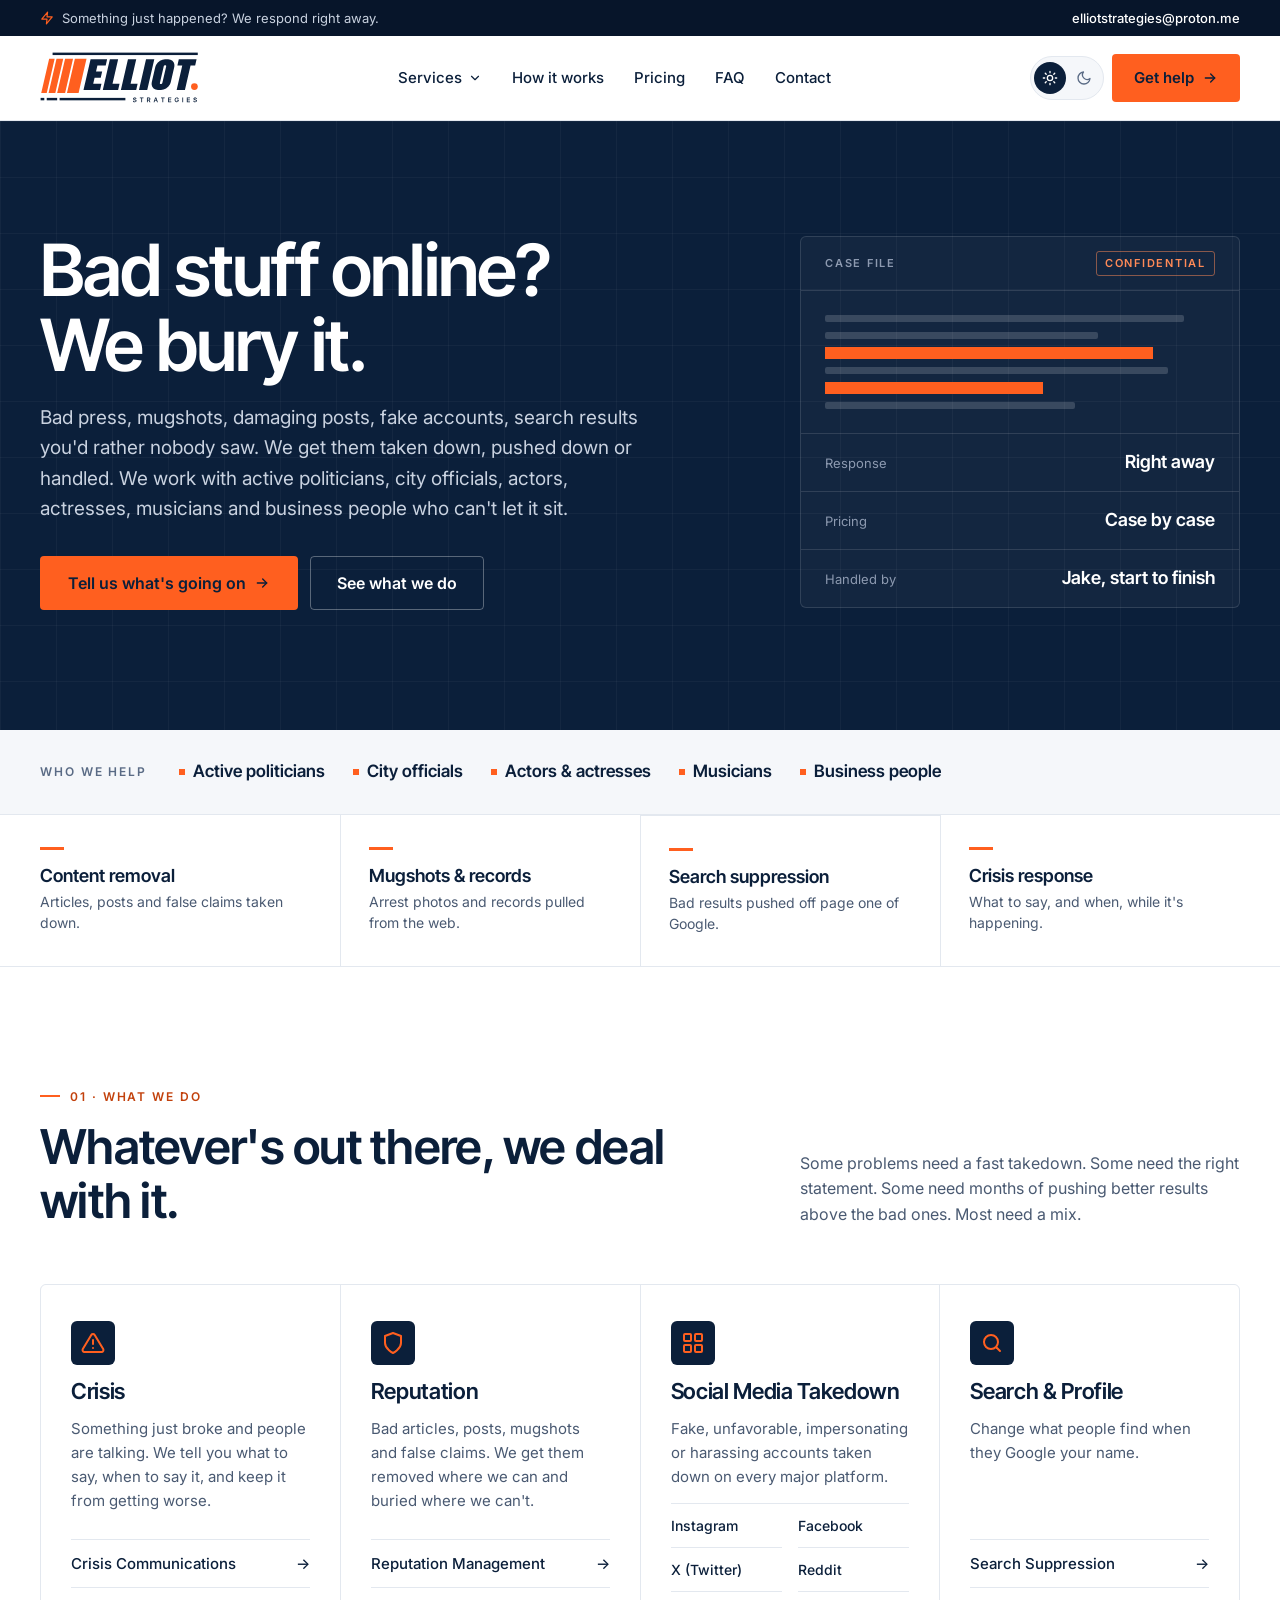
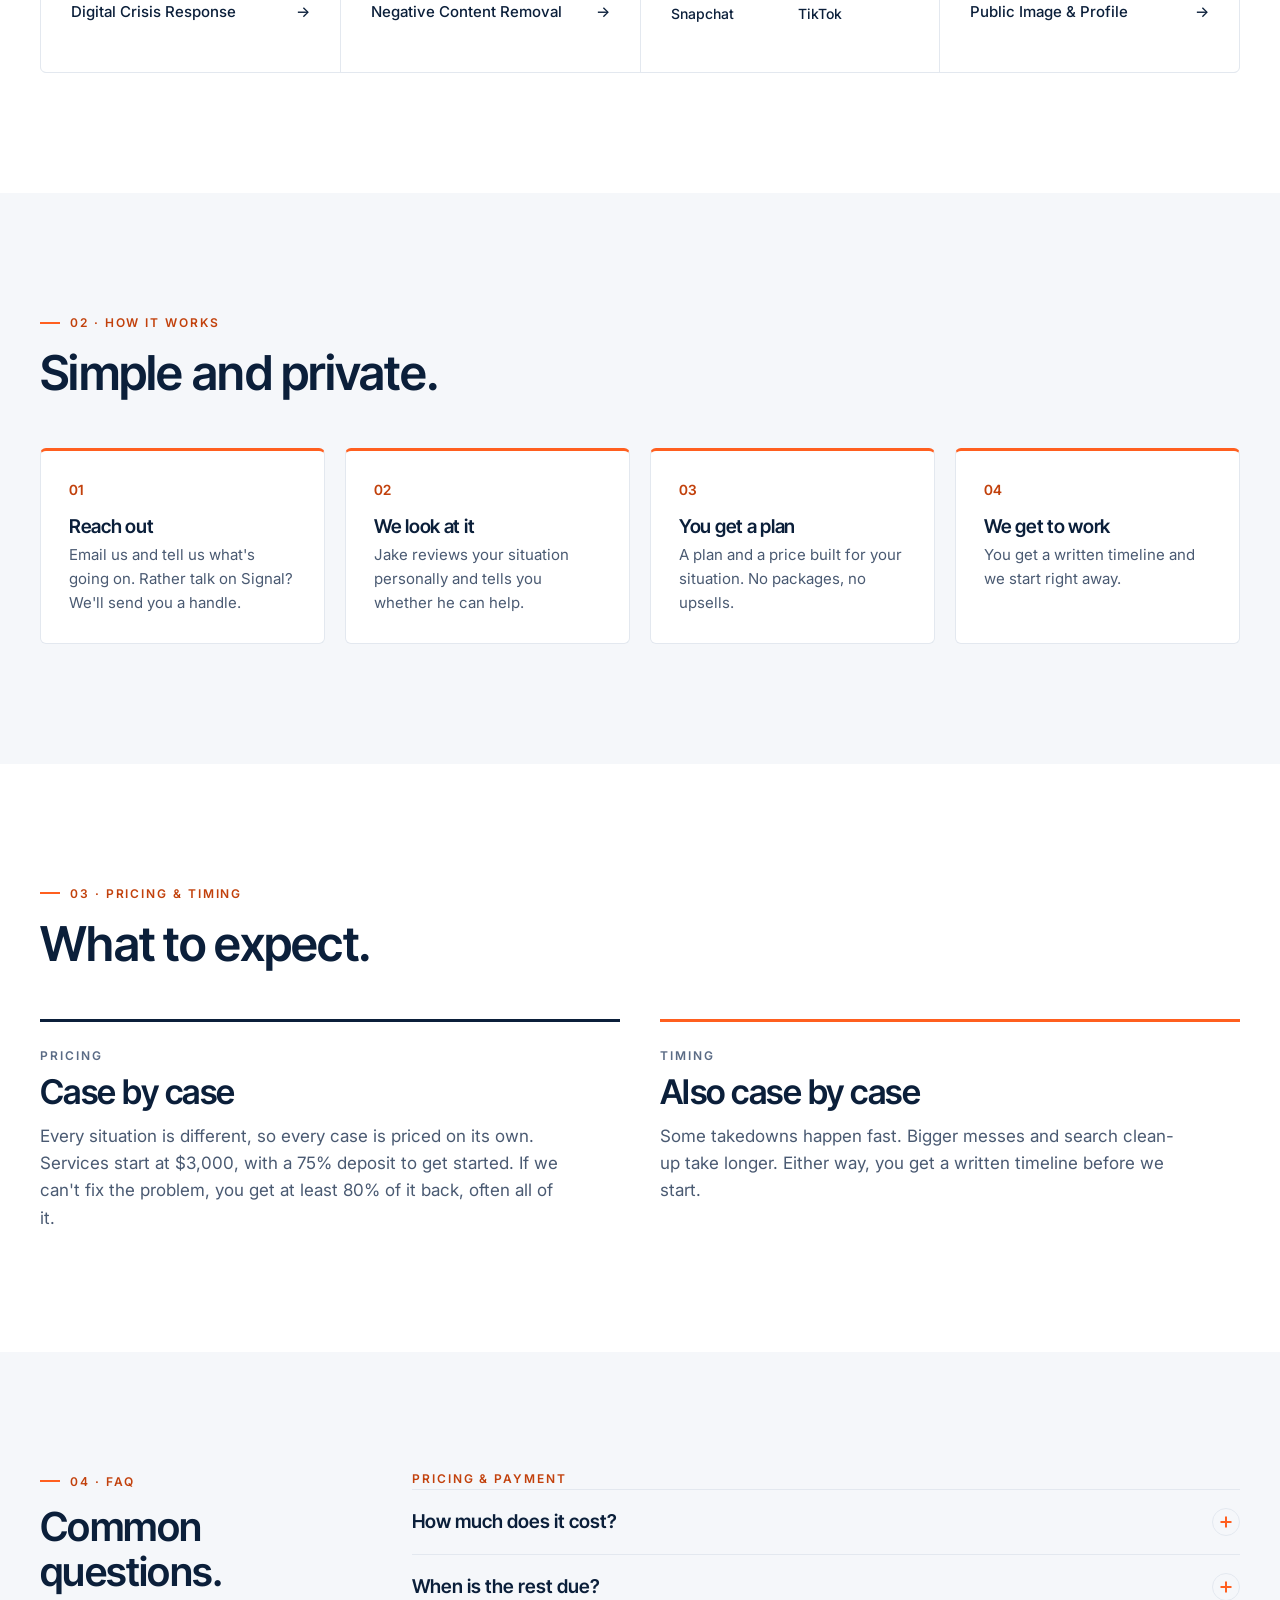
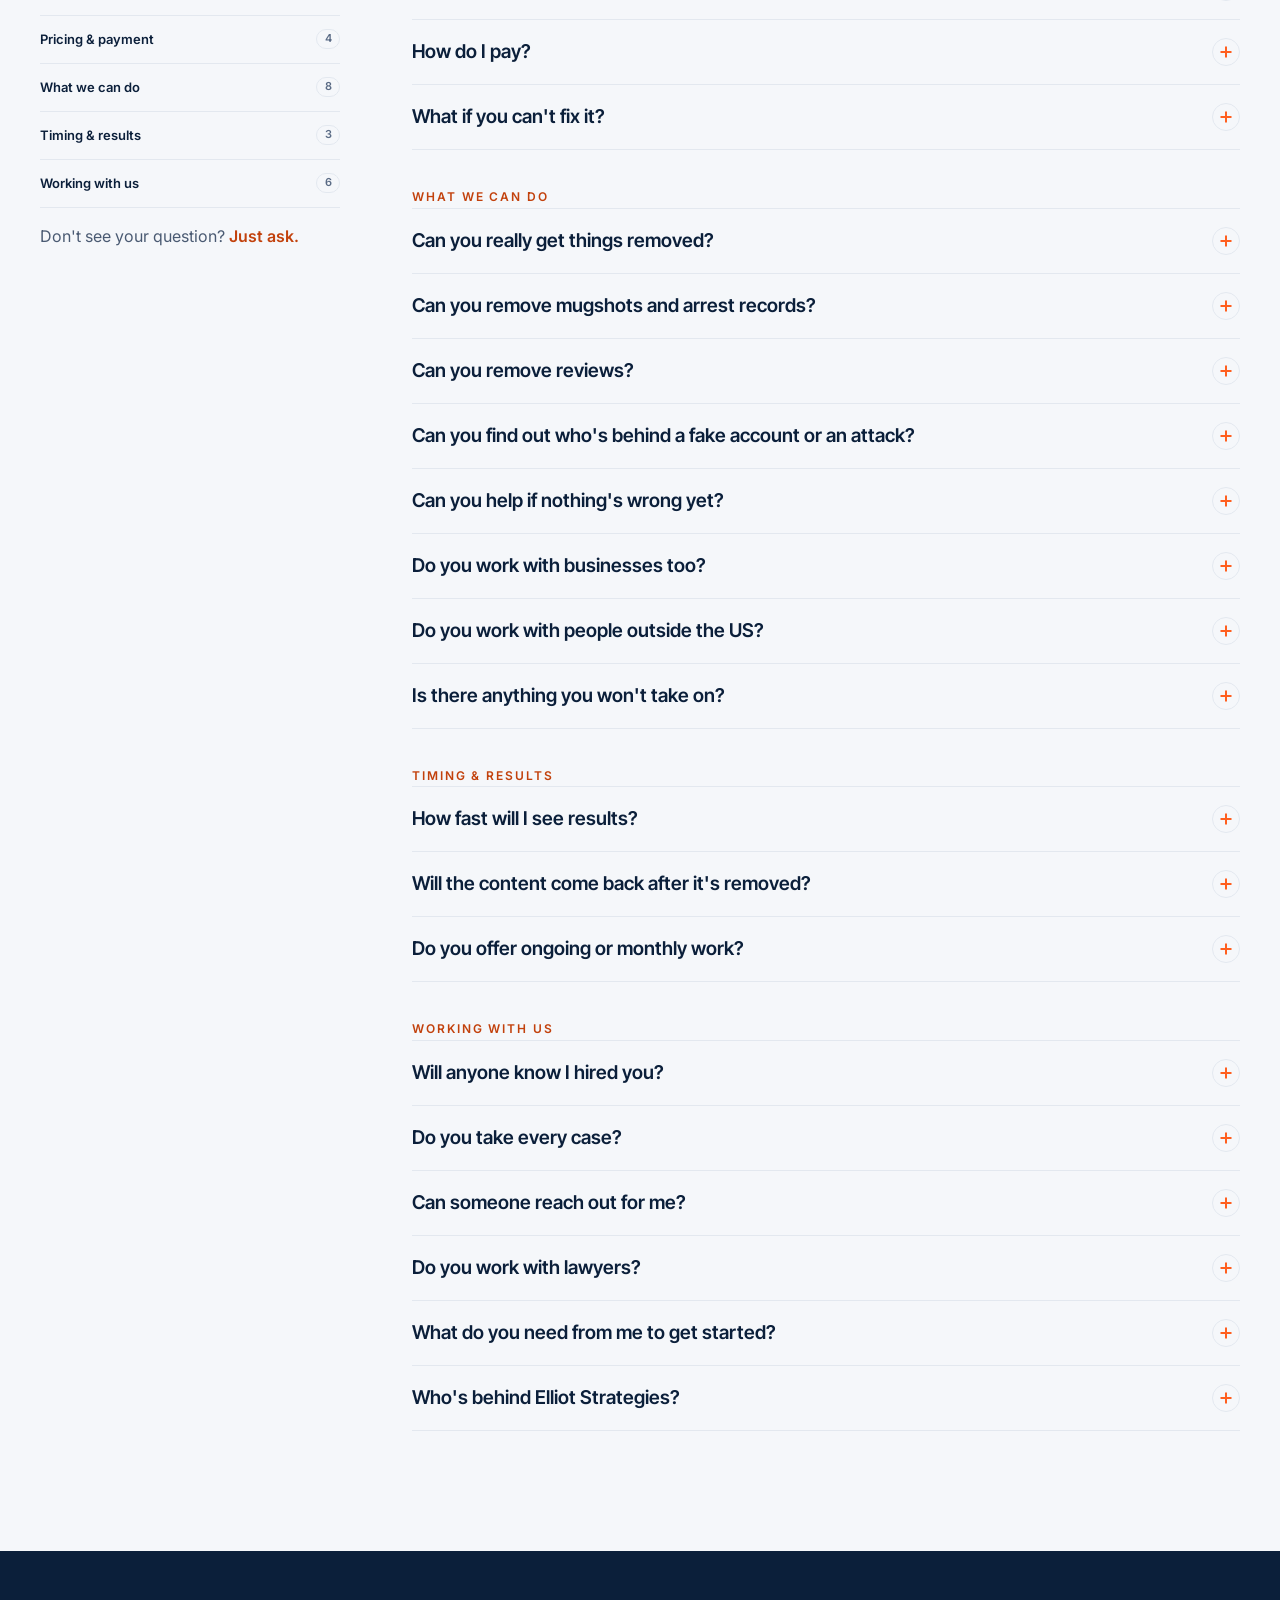
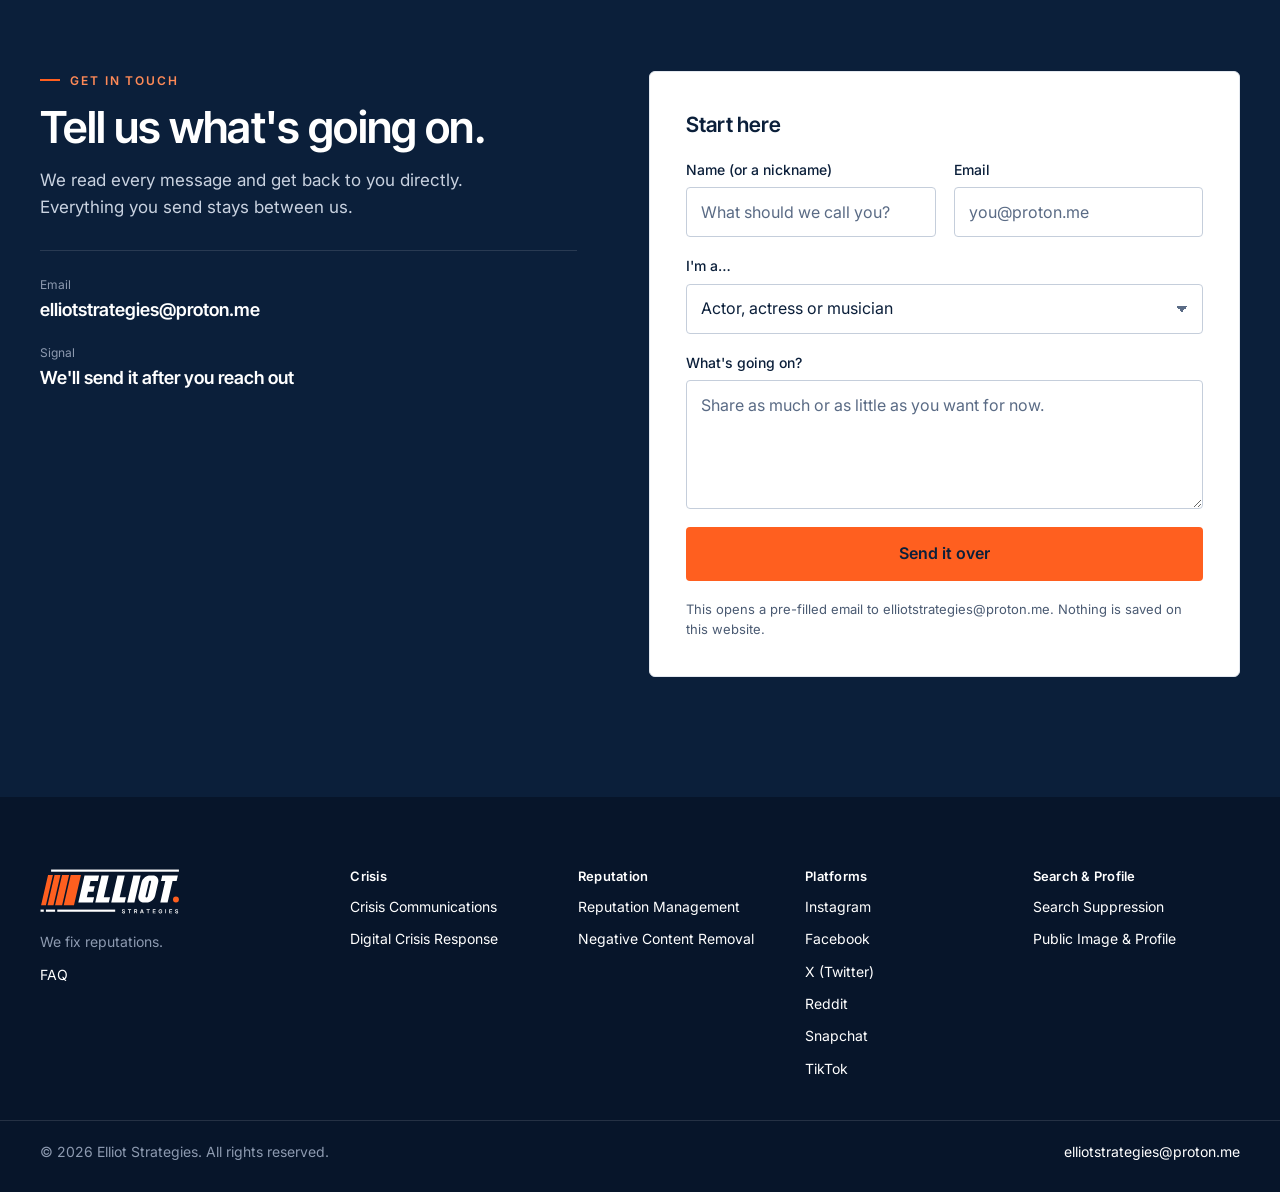
<file: index.html>
<!doctype html>
<html lang="en" data-theme="day">
<head>
<meta charset="utf-8">
<meta name="viewport" content="width=device-width, initial-scale=1">
<title>Elliot Strategies | Bad stuff online? We bury it.</title>
<meta name="description" content="Takedowns, content removal, Google clean-up and crisis help for active politicians, city officials, actors, actresses, musicians and business people.">
<meta name="theme-color" content="#0b1f3a">
<link rel="icon" href="/favicon.svg" type="image/svg+xml">
<link rel="icon" href="/favicon-32.png" sizes="32x32">
<link rel="apple-touch-icon" href="/apple-touch-icon.png">
<meta name="format-detection" content="telephone=no">
<script>try{var t=localStorage.getItem('es-theme');if(t)document.documentElement.setAttribute('data-theme',t);}catch(e){}</script>
<link rel="preconnect" href="https://fonts.googleapis.com">
<link rel="preconnect" href="https://fonts.gstatic.com" crossorigin>
<link rel="stylesheet" href="https://fonts.googleapis.com/css2?family=Inter:wght@400;500;600&family=Inter+Tight:wght@500;600;700&display=swap">
<link rel="stylesheet" href="/assets/style.css?v=202611111113">
</head>
<body>
<a class="skip" href="#main">Skip to content</a>
<div class="util dark"><div class="wrap"><span><svg width="14" height="14" viewBox="0 0 24 24" fill="none" stroke="#ff5f1f" stroke-width="2" stroke-linecap="round" stroke-linejoin="round" aria-hidden="true"><path d="M13 2 3 14h9l-1 8 10-12h-9l1-8z"/></svg>Something just happened? We respond right away.</span><a href="mailto:elliotstrategies@proton.me">elliotstrategies@proton.me</a></div></div>
<header class="site-header">
<div class="wrap bar">
<a class="brand logo" href="/" aria-label="Elliot Strategies home"><img class="logo-day" src="/assets/logo-navy.svg" width="122" height="44" alt="Elliot Strategies"><img class="logo-night" src="/assets/logo-white.svg" width="122" height="44" alt=""></a>
<nav class="nav" aria-label="Primary">
<button type="button" class="nav-btn" aria-expanded="false" aria-controls="mega">Services <svg width="14" height="14" viewBox="0 0 24 24" fill="none" stroke="currentColor" stroke-width="2" stroke-linecap="round" stroke-linejoin="round" aria-hidden="true"><path d="m6 9 6 6 6-6"/></svg></button>
<a href="/#approach">How it works</a>
<a href="/#pricing">Pricing</a>
<a href="/#faq">FAQ</a>
<a href="/#contact">Contact</a>
<a class="btn nav-cta" href="/#contact">Get help <svg width="16" height="16" viewBox="0 0 24 24" fill="none" stroke="currentColor" stroke-width="2" stroke-linecap="round" stroke-linejoin="round" aria-hidden="true"><path d="M5 12h14"/><path d="m13 6 6 6-6 6"/></svg></a>
</nav>
<div class="actions">
<button type="button" class="theme-toggle" aria-pressed="false" aria-label="Switch to night mode"><span class="sun"><svg width="16" height="16" viewBox="0 0 24 24" fill="none" stroke="currentColor" stroke-width="2" stroke-linecap="round" stroke-linejoin="round" aria-hidden="true"><circle cx="12" cy="12" r="4"/><path d="M12 2v2M12 20v2M4.9 4.9l1.4 1.4M17.7 17.7l1.4 1.4M2 12h2M20 12h2M6.3 17.7l-1.4 1.4M19.1 4.9l-1.4 1.4"/></svg></span><span class="moon"><svg width="16" height="16" viewBox="0 0 24 24" fill="none" stroke="currentColor" stroke-width="2" stroke-linecap="round" stroke-linejoin="round" aria-hidden="true"><path d="M21 12.8A9 9 0 1 1 11.2 3a7 7 0 0 0 9.8 9.8z"/></svg></span></button>
<a class="btn" href="/#contact">Get help <svg width="16" height="16" viewBox="0 0 24 24" fill="none" stroke="currentColor" stroke-width="2" stroke-linecap="round" stroke-linejoin="round" aria-hidden="true"><path d="M5 12h14"/><path d="m13 6 6 6-6 6"/></svg></a>
<button type="button" class="menu-toggle" aria-expanded="false" aria-label="Open menu"><svg width="20" height="20" viewBox="0 0 24 24" fill="none" stroke="currentColor" stroke-width="2" stroke-linecap="round" aria-hidden="true"><path d="M4 7h16M4 12h16M4 17h16"/></svg></button>
</div>
</div>
<div id="mega" class="mega">
<div class="wrap mega-grid"><div><h4>Crisis</h4><div class="mega-col"><a href="/services/crisis-communications/"><strong>Crisis Communications</strong><small>What to say (and not say) when something blows up.</small></a><a href="/services/digital-crisis-response/"><strong>Digital Crisis Response</strong><small>Stop it spreading online, fast.</small></a></div></div><div><h4>Reputation</h4><div class="mega-col"><a href="/services/reputation-management/"><strong>Reputation Management</strong><small>Keep what people see and say about you in your favor.</small></a><a href="/services/negative-content-removal/"><strong>Negative Content Removal</strong><small>Get bad articles and posts taken down.</small></a></div></div><div><h4>Platforms</h4><div class="mega-2"><a href="/services/instagram-account-takedown/">Instagram Takedown</a><a href="/services/facebook-account-takedown/">Facebook Takedown</a><a href="/services/x-account-takedown/">X (Twitter) Takedown</a><a href="/services/reddit-account-takedown/">Reddit Takedown</a><a href="/services/snapchat-account-takedown/">Snapchat Takedown</a><a href="/services/tiktok-account-takedown/">TikTok Takedown</a></div></div><div><h4>Search &amp; Profile</h4><div class="mega-col"><a href="/services/search-suppression/"><strong>Search Suppression</strong><small>Push bad results off the first page of Google.</small></a><a href="/services/public-image-and-profile/"><strong>Public Image &amp; Profile</strong><small>Build up the good stuff people find about you.</small></a></div></div>
<div class="feature dark"><div class="eyebrow-o">Need help now?</div><div class="t">Message us and Jake gets back to you right away.</div><p>Prefer Signal? We'll send you a handle.</p><a class="btn" href="mailto:elliotstrategies@proton.me">Get help now</a></div>
</div>
<div class="wrap"><div class="mega-foot"><span>We work with active politicians, city officials, actors, actresses, musicians and business people.</span><a href="/services/">See everything we do →</a></div></div>
</div>
</header>
<main id="main">
<section class="hero dark">
<div class="wrap hero-in">
<div class="hero-copy">
<h1>Bad stuff online?<br>We bury it.</h1>
<p class="lead">Bad press, mugshots, damaging posts, fake accounts, search results you'd rather nobody saw. We get them taken down, pushed down or handled. We work with active politicians, city officials, actors, actresses, musicians and business people who can't let it sit.</p>
<div class="ctas"><a class="btn btn-lg" href="#contact">Tell us what's going on <svg width="16" height="16" viewBox="0 0 24 24" fill="none" stroke="currentColor" stroke-width="2" stroke-linecap="round" stroke-linejoin="round" aria-hidden="true"><path d="M5 12h14"/><path d="m13 6 6 6-6 6"/></svg></a><a class="btn-ghost" href="#services">See what we do</a></div>
</div>
<div class="casefile" aria-label="How we work">
<div class="cf-top"><span>Case file</span><span class="cf-tag">Confidential</span></div>
<div class="cf-doc" aria-hidden="true"><i style="width:92%"></i><i style="width:70%"></i><b style="width:84%"></b><i style="width:88%"></i><b style="width:56%"></b><i style="width:64%"></i></div>
<dl class="cf-terms">
<div><dt>Response</dt><dd>Right away</dd></div>
<div><dt>Pricing</dt><dd>Case by case</dd></div>
<div><dt>Handled by</dt><dd>Jake, start to finish</dd></div>
</dl>
</div>
</div>
</section>
<section id="clients" class="clients"><div class="wrap"><div class="label">Who we help</div><ul><li>Active politicians</li><li>City officials</li><li>Actors &amp; actresses</li><li>Musicians</li><li>Business people</li></ul></div></section>
<section class="caps"><div class="wrap caps-grid">
<div><span class="cap-k" aria-hidden="true"></span><strong>Content removal</strong><span>Articles, posts and false claims taken down.</span></div>
<div><span class="cap-k" aria-hidden="true"></span><strong>Mugshots &amp; records</strong><span>Arrest photos and records pulled from the web.</span></div>
<div><span class="cap-k" aria-hidden="true"></span><strong>Search suppression</strong><span>Bad results pushed off page one of Google.</span></div>
<div><span class="cap-k" aria-hidden="true"></span><strong>Crisis response</strong><span>What to say, and when, while it's happening.</span></div>
</div></section>
<section id="services" class="section"><div class="wrap">
<div class="sec-head"><div><div class="eyebrow">01 · What we do</div><h2>Whatever's out there, we deal with it.</h2></div><p>Some problems need a fast takedown. Some need the right statement. Some need months of pushing better results above the bad ones. Most need a mix.</p></div>
<div class="practice"><div><div class="tile"><svg width="24" height="24" viewBox="0 0 24 24" fill="none" stroke="#ff5f1f" stroke-width="2" stroke-linecap="round" stroke-linejoin="round" aria-hidden="true"><path d="M12 9v4"/><path d="M12 17h.01"/><path d="M10.3 3.9 1.8 18a2 2 0 0 0 1.7 3h17a2 2 0 0 0 1.7-3L13.7 3.9a2 2 0 0 0-3.4 0z"/></svg></div><h3>Crisis</h3><p>Something just broke and people are talking. We tell you what to say, when to say it, and keep it from getting worse.</p><div class="links"><a href="/services/crisis-communications/">Crisis Communications<span aria-hidden="true">→</span></a><a href="/services/digital-crisis-response/">Digital Crisis Response<span aria-hidden="true">→</span></a></div></div><div><div class="tile"><svg width="24" height="24" viewBox="0 0 24 24" fill="none" stroke="#ff5f1f" stroke-width="2" stroke-linecap="round" stroke-linejoin="round" aria-hidden="true"><path d="M12 22s8-4 8-10V5l-8-3-8 3v7c0 6 8 10 8 10z"/></svg></div><h3>Reputation</h3><p>Bad articles, posts, mugshots and false claims. We get them removed where we can and buried where we can&#x27;t.</p><div class="links"><a href="/services/reputation-management/">Reputation Management<span aria-hidden="true">→</span></a><a href="/services/negative-content-removal/">Negative Content Removal<span aria-hidden="true">→</span></a></div></div><div><div class="tile"><svg width="24" height="24" viewBox="0 0 24 24" fill="none" stroke="#ff5f1f" stroke-width="2" stroke-linecap="round" stroke-linejoin="round" aria-hidden="true"><rect x="3" y="3" width="7" height="7" rx="1"/><rect x="14" y="3" width="7" height="7" rx="1"/><rect x="3" y="14" width="7" height="7" rx="1"/><rect x="14" y="14" width="7" height="7" rx="1"/></svg></div><h3>Social Media Takedown</h3><p>Fake, unfavorable, impersonating or harassing accounts taken down on every major platform.</p><div class="links two"><a href="/services/instagram-account-takedown/">Instagram</a><a href="/services/facebook-account-takedown/">Facebook</a><a href="/services/x-account-takedown/">X (Twitter)</a><a href="/services/reddit-account-takedown/">Reddit</a><a href="/services/snapchat-account-takedown/">Snapchat</a><a href="/services/tiktok-account-takedown/">TikTok</a></div></div><div><div class="tile"><svg width="24" height="24" viewBox="0 0 24 24" fill="none" stroke="#ff5f1f" stroke-width="2" stroke-linecap="round" stroke-linejoin="round" aria-hidden="true"><circle cx="11" cy="11" r="7"/><path d="m20 20-3.5-3.5"/></svg></div><h3>Search &amp; Profile</h3><p>Change what people find when they Google your name.</p><div class="links"><a href="/services/search-suppression/">Search Suppression<span aria-hidden="true">→</span></a><a href="/services/public-image-and-profile/">Public Image &amp; Profile<span aria-hidden="true">→</span></a></div></div></div>
</div></section>
<section id="approach" class="section alt"><div class="wrap">
<div class="sec-intro"><div class="eyebrow">02 · How it works</div><h2>Simple and private.</h2></div>
<div class="steps">
<div><div class="num">01</div><h3>Reach out</h3><p>Email us and tell us what's going on. Rather talk on Signal? We'll send you a handle.</p></div>
<div><div class="num">02</div><h3>We look at it</h3><p>Jake reviews your situation personally and tells you whether he can help.</p></div>
<div><div class="num">03</div><h3>You get a plan</h3><p>A plan and a price built for your situation. No packages, no upsells.</p></div>
<div><div class="num">04</div><h3>We get to work</h3><p>You get a written timeline and we start right away.</p></div>
</div>
</div></section>
<section id="pricing" class="section"><div class="wrap"><div class="sec-intro"><div class="eyebrow">03 · Pricing &amp; timing</div><h2>What to expect.</h2></div></div><div class="wrap two-col">
<div><div class="label">Pricing</div><h3>Case by case</h3><p>Every situation is different, so every case is priced on its own. Services start at $3,000, with a 75% deposit to get started. If we can't fix the problem, you get at least 80% of it back, often all of it.</p></div>
<div><div class="label">Timing</div><h3>Also case by case</h3><p>Some takedowns happen fast. Bigger messes and search clean-up take longer. Either way, you get a written timeline before we start.</p></div>
</div></section>
<section id="faq" class="section alt"><div class="wrap faq-wrap">
<div class="faq-head"><div class="eyebrow">04 · FAQ</div><h2>Common questions.</h2><nav class="faq-nav" aria-label="FAQ topics"><a href="#faq-pricing">Pricing &amp; payment<span>4</span></a><a href="#faq-what-we-do">What we can do<span>8</span></a><a href="#faq-timing">Timing &amp; results<span>3</span></a><a href="#faq-working-together">Working with us<span>6</span></a></nav><p>Don't see your question? <a href="#contact">Just ask.</a></p></div>
<div class="faq-groups"><div class="faq-group" id="faq-pricing"><h3>Pricing &amp; payment</h3><div class="faq-list"><details><summary>How much does it cost?<span class="pm" aria-hidden="true"></span></summary><p>Every situation is different, so pricing is case by case. Services start at $3,000, and we take a 75% deposit to get started.</p></details><details><summary>When is the rest due?<span class="pm" aria-hidden="true"></span></summary><p>The remaining 25% is due when the job is done.</p></details><details><summary>How do I pay?<span class="pm" aria-hidden="true"></span></summary><p>Card, crypto or invoice.</p></details><details><summary>What if you can&#x27;t fix it?<span class="pm" aria-hidden="true"></span></summary><p>We don&#x27;t guarantee results, and nobody honest can. But if we can&#x27;t fix the problem, you get at least 80% of your money back, and often all of it. The small amount we may keep only covers work already done. (Refunds don&#x27;t apply to proactive PR and image-building work.)</p></details></div></div><div class="faq-group" id="faq-what-we-do"><h3>What we can do</h3><div class="faq-list"><details><summary>Can you really get things removed?<span class="pm" aria-hidden="true"></span></summary><p>Most things, yes, including content other firms say can&#x27;t be touched. We have working relationships with employees at news outlets and social media platforms, and specialized methods. We&#x27;ll tell you what&#x27;s realistic for your situation before we start.</p></details><details><summary>Can you remove mugshots and arrest records?<span class="pm" aria-hidden="true"></span></summary><p>Yes.</p></details><details><summary>Can you remove reviews?<span class="pm" aria-hidden="true"></span></summary><p>No. Review removal on Google, Yelp and similar sites isn&#x27;t something we offer.</p></details><details><summary>Can you find out who&#x27;s behind a fake account or an attack?<span class="pm" aria-hidden="true"></span></summary><p>Yes. We use open-source intelligence and investigative methods to track down who&#x27;s behind it.</p></details><details><summary>Can you help if nothing&#x27;s wrong yet?<span class="pm" aria-hidden="true"></span></summary><p>Yes. We run positive PR campaigns and build up your online presence so you look good before a launch, campaign or big moment. Refunds don&#x27;t apply to this kind of work.</p></details><details><summary>Do you work with businesses too?<span class="pm" aria-hidden="true"></span></summary><p>Yes. We work with companies of all sizes, as well as individuals.</p></details><details><summary>Do you work with people outside the US?<span class="pm" aria-hidden="true"></span></summary><p>Yes. We work with clients anywhere.</p></details><details><summary>Is there anything you won&#x27;t take on?<span class="pm" aria-hidden="true"></span></summary><p>We don&#x27;t take cases involving sex crimes, whether it&#x27;s a conviction or allegations where the evidence points to guilt. Everything else, we&#x27;ll look at.</p></details></div></div><div class="faq-group" id="faq-timing"><h3>Timing &amp; results</h3><div class="faq-list"><details><summary>How fast will I see results?<span class="pm" aria-hidden="true"></span></summary><p>It depends on the case. Some takedowns happen fast; search clean-up and bigger situations take longer. You get a written timeline before any work starts.</p></details><details><summary>Will the content come back after it&#x27;s removed?<span class="pm" aria-hidden="true"></span></summary><p>If you add monthly monitoring, we keep watching and deal with anything that resurfaces. Without it, the job ends once the content is down.</p></details><details><summary>Do you offer ongoing or monthly work?<span class="pm" aria-hidden="true"></span></summary><p>Yes. Monitoring and ongoing reputation upkeep are available, priced on the hours and what you need.</p></details></div></div><div class="faq-group" id="faq-working-together"><h3>Working with us</h3><div class="faq-list"><details><summary>Will anyone know I hired you?<span class="pm" aria-hidden="true"></span></summary><p>No. Every client signs an NDA with us, and confidentiality is the whole business. If clients couldn&#x27;t trust us to stay quiet, we wouldn&#x27;t have clients.</p></details><details><summary>Do you take every case?<span class="pm" aria-hidden="true"></span></summary><p>No. We turn down more clients than we take on.</p></details><details><summary>Can someone reach out for me?<span class="pm" aria-hidden="true"></span></summary><p>Yes. Agents, managers, lawyers, publicists and campaign staff reach out on behalf of clients all the time.</p></details><details><summary>Do you work with lawyers?<span class="pm" aria-hidden="true"></span></summary><p>Yes. When a case needs legal action, we work with outside attorneys. We don&#x27;t have in-house lawyers.</p></details><details><summary>What do you need from me to get started?<span class="pm" aria-hidden="true"></span></summary><p>Tell us what&#x27;s going on and send any links or screenshots you have. If there&#x27;s a legal case involved, we&#x27;ll need most, if not all, of the files related to it.</p></details><details><summary>Who&#x27;s behind Elliot Strategies?<span class="pm" aria-hidden="true"></span></summary><p>Jake Elliot, who has a background in emergency services, security, OSINT, investigations, public relations and communications. You work with him directly from start to finish.</p></details></div></div></div>
</div></section>
<script type="application/ld+json">{"@context": "https://schema.org", "@type": "FAQPage", "mainEntity": [{"@type": "Question", "name": "How much does it cost?", "acceptedAnswer": {"@type": "Answer", "text": "Every situation is different, so pricing is case by case. Services start at $3,000, and we take a 75% deposit to get started."}}, {"@type": "Question", "name": "When is the rest due?", "acceptedAnswer": {"@type": "Answer", "text": "The remaining 25% is due when the job is done."}}, {"@type": "Question", "name": "How do I pay?", "acceptedAnswer": {"@type": "Answer", "text": "Card, crypto or invoice."}}, {"@type": "Question", "name": "What if you can't fix it?", "acceptedAnswer": {"@type": "Answer", "text": "We don't guarantee results, and nobody honest can. But if we can't fix the problem, you get at least 80% of your money back, and often all of it. The small amount we may keep only covers work already done. (Refunds don't apply to proactive PR and image-building work.)"}}, {"@type": "Question", "name": "Can you really get things removed?", "acceptedAnswer": {"@type": "Answer", "text": "Most things, yes, including content other firms say can't be touched. We have working relationships with employees at news outlets and social media platforms, and specialized methods. We'll tell you what's realistic for your situation before we start."}}, {"@type": "Question", "name": "Can you remove mugshots and arrest records?", "acceptedAnswer": {"@type": "Answer", "text": "Yes."}}, {"@type": "Question", "name": "Can you remove reviews?", "acceptedAnswer": {"@type": "Answer", "text": "No. Review removal on Google, Yelp and similar sites isn't something we offer."}}, {"@type": "Question", "name": "Can you find out who's behind a fake account or an attack?", "acceptedAnswer": {"@type": "Answer", "text": "Yes. We use open-source intelligence and investigative methods to track down who's behind it."}}, {"@type": "Question", "name": "Can you help if nothing's wrong yet?", "acceptedAnswer": {"@type": "Answer", "text": "Yes. We run positive PR campaigns and build up your online presence so you look good before a launch, campaign or big moment. Refunds don't apply to this kind of work."}}, {"@type": "Question", "name": "Do you work with businesses too?", "acceptedAnswer": {"@type": "Answer", "text": "Yes. We work with companies of all sizes, as well as individuals."}}, {"@type": "Question", "name": "Do you work with people outside the US?", "acceptedAnswer": {"@type": "Answer", "text": "Yes. We work with clients anywhere."}}, {"@type": "Question", "name": "Is there anything you won't take on?", "acceptedAnswer": {"@type": "Answer", "text": "We don't take cases involving sex crimes, whether it's a conviction or allegations where the evidence points to guilt. Everything else, we'll look at."}}, {"@type": "Question", "name": "How fast will I see results?", "acceptedAnswer": {"@type": "Answer", "text": "It depends on the case. Some takedowns happen fast; search clean-up and bigger situations take longer. You get a written timeline before any work starts."}}, {"@type": "Question", "name": "Will the content come back after it's removed?", "acceptedAnswer": {"@type": "Answer", "text": "If you add monthly monitoring, we keep watching and deal with anything that resurfaces. Without it, the job ends once the content is down."}}, {"@type": "Question", "name": "Do you offer ongoing or monthly work?", "acceptedAnswer": {"@type": "Answer", "text": "Yes. Monitoring and ongoing reputation upkeep are available, priced on the hours and what you need."}}, {"@type": "Question", "name": "Will anyone know I hired you?", "acceptedAnswer": {"@type": "Answer", "text": "No. Every client signs an NDA with us, and confidentiality is the whole business. If clients couldn't trust us to stay quiet, we wouldn't have clients."}}, {"@type": "Question", "name": "Do you take every case?", "acceptedAnswer": {"@type": "Answer", "text": "No. We turn down more clients than we take on."}}, {"@type": "Question", "name": "Can someone reach out for me?", "acceptedAnswer": {"@type": "Answer", "text": "Yes. Agents, managers, lawyers, publicists and campaign staff reach out on behalf of clients all the time."}}, {"@type": "Question", "name": "Do you work with lawyers?", "acceptedAnswer": {"@type": "Answer", "text": "Yes. When a case needs legal action, we work with outside attorneys. We don't have in-house lawyers."}}, {"@type": "Question", "name": "What do you need from me to get started?", "acceptedAnswer": {"@type": "Answer", "text": "Tell us what's going on and send any links or screenshots you have. If there's a legal case involved, we'll need most, if not all, of the files related to it."}}, {"@type": "Question", "name": "Who's behind Elliot Strategies?", "acceptedAnswer": {"@type": "Answer", "text": "Jake Elliot, who has a background in emergency services, security, OSINT, investigations, public relations and communications. You work with him directly from start to finish."}}]}</script>

<section id="contact" class="contact dark">
<div class="wrap contact-in">
<div>
<div class="eyebrow on-dark">Get in touch</div>
<h2>Tell us what's going on.</h2>
<p class="lead">We read every message and get back to you directly. Everything you send stays between us.</p>
<div class="channels">
<div><small>Email</small><a href="mailto:elliotstrategies@proton.me">elliotstrategies@proton.me</a></div>
<div><small>Signal</small><strong>We'll send it after you reach out</strong></div>
</div>
</div>
<form class="inquiry">
<div class="t">Start here</div>
<div class="fields">
<label>Name (or a nickname)<input type="text" name="name" placeholder="What should we call you?" required></label>
<label>Email<input type="email" name="email" placeholder="you@proton.me" required></label>
</div>
<label>I'm a…<select name="role"><option>Actor, actress or musician</option><option>Politician</option><option>City official</option><option>Business owner or executive</option><option>Other public figure</option><option>Reaching out for someone else</option></select></label>
<label>What's going on?<textarea name="overview" rows="4" placeholder="Share as much or as little as you want for now."></textarea></label>
<button type="submit" class="btn btn-lg">Send it over</button>
<p class="note">This opens a pre-filled email to elliotstrategies@proton.me. Nothing is saved on this website.</p>
</form>
</div>
</section>

</main>
<footer class="footer dark">
<div class="wrap foot-grid"><div><a class="brand logo" href="/" aria-label="Elliot Strategies home"><img src="/assets/logo-white.svg" width="133" height="48" alt="Elliot Strategies"></a><p class="foot-tag">We fix reputations.</p><a href="/#faq">FAQ</a></div><div><h5>Crisis</h5><a href="/services/crisis-communications/">Crisis Communications</a><a href="/services/digital-crisis-response/">Digital Crisis Response</a></div><div><h5>Reputation</h5><a href="/services/reputation-management/">Reputation Management</a><a href="/services/negative-content-removal/">Negative Content Removal</a></div><div><h5>Platforms</h5><a href="/services/instagram-account-takedown/">Instagram</a><a href="/services/facebook-account-takedown/">Facebook</a><a href="/services/x-account-takedown/">X (Twitter)</a><a href="/services/reddit-account-takedown/">Reddit</a><a href="/services/snapchat-account-takedown/">Snapchat</a><a href="/services/tiktok-account-takedown/">TikTok</a></div><div><h5>Search &amp; Profile</h5><a href="/services/search-suppression/">Search Suppression</a><a href="/services/public-image-and-profile/">Public Image &amp; Profile</a></div></div>
<div class="wrap foot-bar"><span>© 2026 Elliot Strategies. All rights reserved.</span><a href="mailto:elliotstrategies@proton.me">elliotstrategies@proton.me</a></div>
</footer>
<script src="/assets/site.js?v=202611111113"></script>
</body>
</html>
</file>
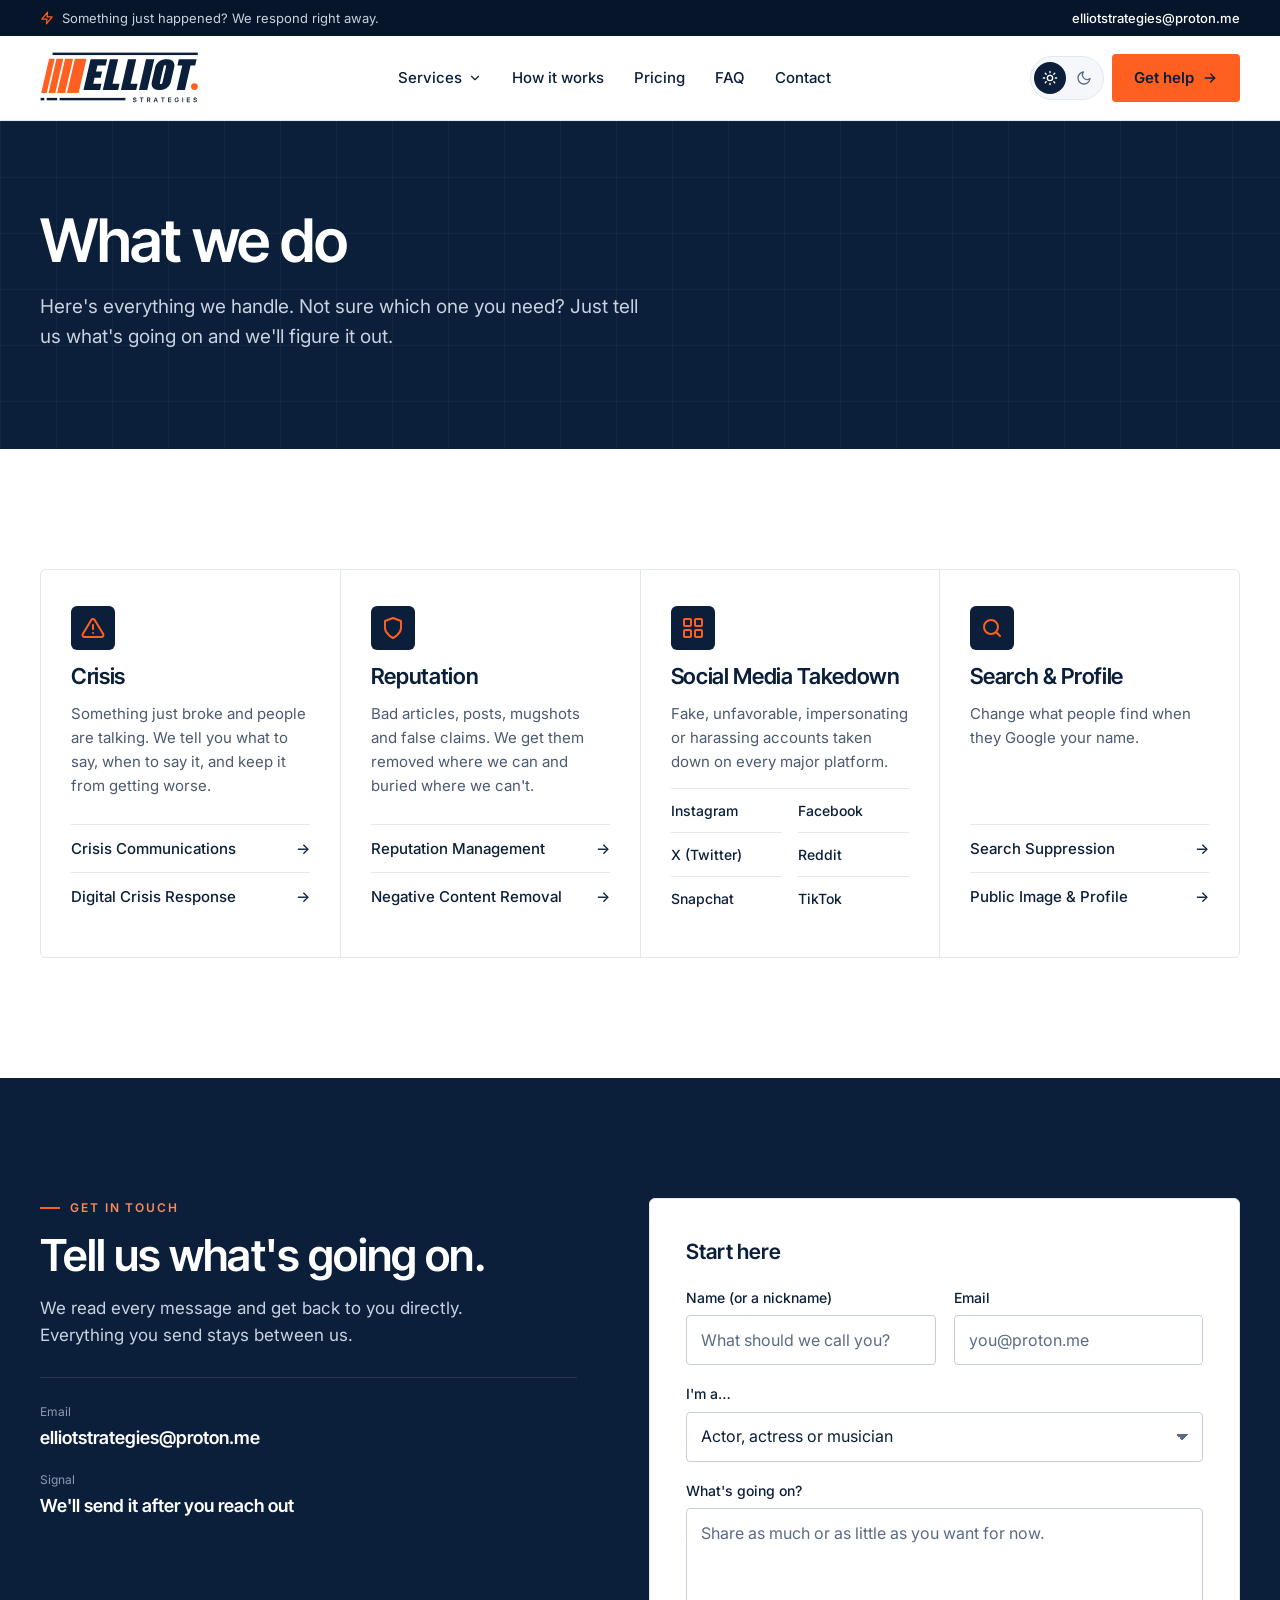
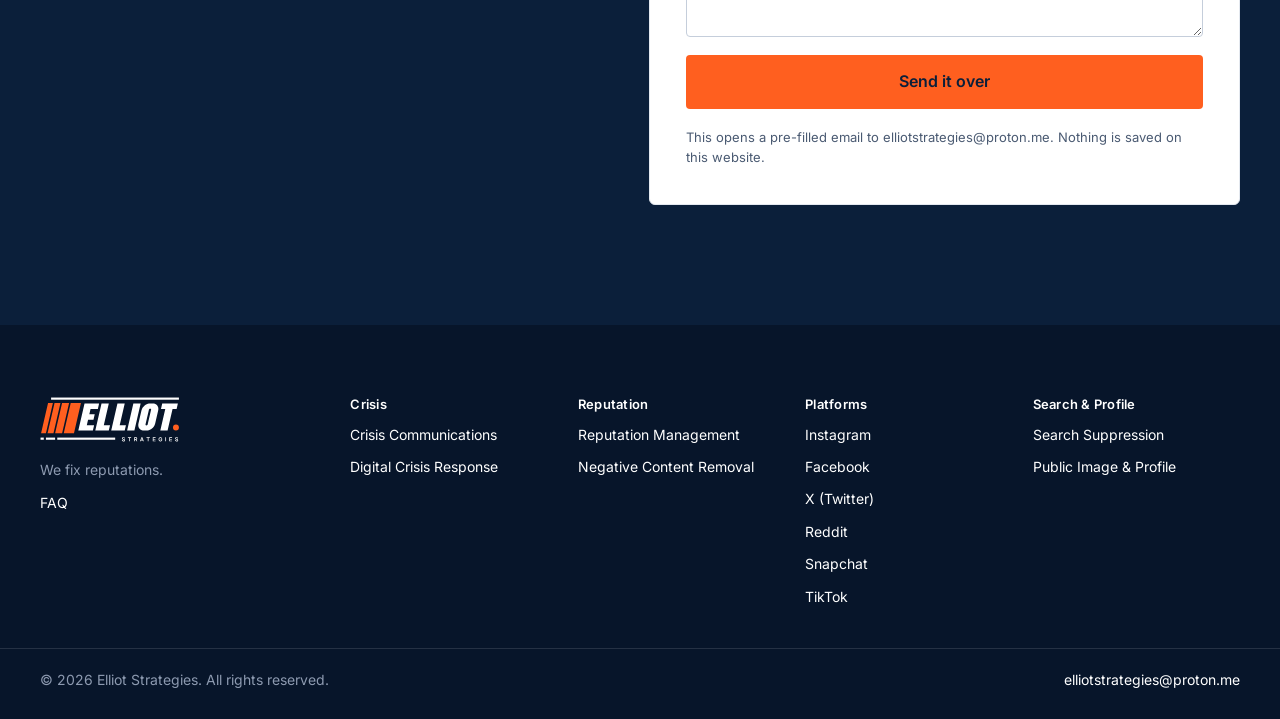
<file: services/index.html>
<!doctype html>
<html lang="en" data-theme="day">
<head>
<meta charset="utf-8">
<meta name="viewport" content="width=device-width, initial-scale=1">
<title>What we do | Elliot Strategies</title>
<meta name="description" content="Takedowns, content removal, Google clean-up and crisis help.">
<meta name="theme-color" content="#0b1f3a">
<link rel="icon" href="/favicon.svg" type="image/svg+xml">
<link rel="icon" href="/favicon-32.png" sizes="32x32">
<link rel="apple-touch-icon" href="/apple-touch-icon.png">
<meta name="format-detection" content="telephone=no">
<script>try{var t=localStorage.getItem('es-theme');if(t)document.documentElement.setAttribute('data-theme',t);}catch(e){}</script>
<link rel="preconnect" href="https://fonts.googleapis.com">
<link rel="preconnect" href="https://fonts.gstatic.com" crossorigin>
<link rel="stylesheet" href="https://fonts.googleapis.com/css2?family=Inter:wght@400;500;600&family=Inter+Tight:wght@500;600;700&display=swap">
<link rel="stylesheet" href="/assets/style.css?v=202611111113">
</head>
<body>
<a class="skip" href="#main">Skip to content</a>
<div class="util dark"><div class="wrap"><span><svg width="14" height="14" viewBox="0 0 24 24" fill="none" stroke="#ff5f1f" stroke-width="2" stroke-linecap="round" stroke-linejoin="round" aria-hidden="true"><path d="M13 2 3 14h9l-1 8 10-12h-9l1-8z"/></svg>Something just happened? We respond right away.</span><a href="mailto:elliotstrategies@proton.me">elliotstrategies@proton.me</a></div></div>
<header class="site-header">
<div class="wrap bar">
<a class="brand logo" href="/" aria-label="Elliot Strategies home"><img class="logo-day" src="/assets/logo-navy.svg" width="122" height="44" alt="Elliot Strategies"><img class="logo-night" src="/assets/logo-white.svg" width="122" height="44" alt=""></a>
<nav class="nav" aria-label="Primary">
<button type="button" class="nav-btn" aria-expanded="false" aria-controls="mega">Services <svg width="14" height="14" viewBox="0 0 24 24" fill="none" stroke="currentColor" stroke-width="2" stroke-linecap="round" stroke-linejoin="round" aria-hidden="true"><path d="m6 9 6 6 6-6"/></svg></button>
<a href="/#approach">How it works</a>
<a href="/#pricing">Pricing</a>
<a href="/#faq">FAQ</a>
<a href="/#contact">Contact</a>
<a class="btn nav-cta" href="/#contact">Get help <svg width="16" height="16" viewBox="0 0 24 24" fill="none" stroke="currentColor" stroke-width="2" stroke-linecap="round" stroke-linejoin="round" aria-hidden="true"><path d="M5 12h14"/><path d="m13 6 6 6-6 6"/></svg></a>
</nav>
<div class="actions">
<button type="button" class="theme-toggle" aria-pressed="false" aria-label="Switch to night mode"><span class="sun"><svg width="16" height="16" viewBox="0 0 24 24" fill="none" stroke="currentColor" stroke-width="2" stroke-linecap="round" stroke-linejoin="round" aria-hidden="true"><circle cx="12" cy="12" r="4"/><path d="M12 2v2M12 20v2M4.9 4.9l1.4 1.4M17.7 17.7l1.4 1.4M2 12h2M20 12h2M6.3 17.7l-1.4 1.4M19.1 4.9l-1.4 1.4"/></svg></span><span class="moon"><svg width="16" height="16" viewBox="0 0 24 24" fill="none" stroke="currentColor" stroke-width="2" stroke-linecap="round" stroke-linejoin="round" aria-hidden="true"><path d="M21 12.8A9 9 0 1 1 11.2 3a7 7 0 0 0 9.8 9.8z"/></svg></span></button>
<a class="btn" href="/#contact">Get help <svg width="16" height="16" viewBox="0 0 24 24" fill="none" stroke="currentColor" stroke-width="2" stroke-linecap="round" stroke-linejoin="round" aria-hidden="true"><path d="M5 12h14"/><path d="m13 6 6 6-6 6"/></svg></a>
<button type="button" class="menu-toggle" aria-expanded="false" aria-label="Open menu"><svg width="20" height="20" viewBox="0 0 24 24" fill="none" stroke="currentColor" stroke-width="2" stroke-linecap="round" aria-hidden="true"><path d="M4 7h16M4 12h16M4 17h16"/></svg></button>
</div>
</div>
<div id="mega" class="mega">
<div class="wrap mega-grid"><div><h4>Crisis</h4><div class="mega-col"><a href="/services/crisis-communications/"><strong>Crisis Communications</strong><small>What to say (and not say) when something blows up.</small></a><a href="/services/digital-crisis-response/"><strong>Digital Crisis Response</strong><small>Stop it spreading online, fast.</small></a></div></div><div><h4>Reputation</h4><div class="mega-col"><a href="/services/reputation-management/"><strong>Reputation Management</strong><small>Keep what people see and say about you in your favor.</small></a><a href="/services/negative-content-removal/"><strong>Negative Content Removal</strong><small>Get bad articles and posts taken down.</small></a></div></div><div><h4>Platforms</h4><div class="mega-2"><a href="/services/instagram-account-takedown/">Instagram Takedown</a><a href="/services/facebook-account-takedown/">Facebook Takedown</a><a href="/services/x-account-takedown/">X (Twitter) Takedown</a><a href="/services/reddit-account-takedown/">Reddit Takedown</a><a href="/services/snapchat-account-takedown/">Snapchat Takedown</a><a href="/services/tiktok-account-takedown/">TikTok Takedown</a></div></div><div><h4>Search &amp; Profile</h4><div class="mega-col"><a href="/services/search-suppression/"><strong>Search Suppression</strong><small>Push bad results off the first page of Google.</small></a><a href="/services/public-image-and-profile/"><strong>Public Image &amp; Profile</strong><small>Build up the good stuff people find about you.</small></a></div></div>
<div class="feature dark"><div class="eyebrow-o">Need help now?</div><div class="t">Message us and Jake gets back to you right away.</div><p>Prefer Signal? We'll send you a handle.</p><a class="btn" href="mailto:elliotstrategies@proton.me">Get help now</a></div>
</div>
<div class="wrap"><div class="mega-foot"><span>We work with active politicians, city officials, actors, actresses, musicians and business people.</span><a href="/services/">See everything we do →</a></div></div>
</div>
</header>
<main id="main">
<section class="hero svc-hero dark"><div class="wrap">
<h1>What we do</h1>
<p class="lead">Here's everything we handle. Not sure which one you need? Just tell us what's going on and we'll figure it out.</p>
</div></section>
<section class="section"><div class="wrap"><div class="practice"><div><div class="tile"><svg width="24" height="24" viewBox="0 0 24 24" fill="none" stroke="#ff5f1f" stroke-width="2" stroke-linecap="round" stroke-linejoin="round" aria-hidden="true"><path d="M12 9v4"/><path d="M12 17h.01"/><path d="M10.3 3.9 1.8 18a2 2 0 0 0 1.7 3h17a2 2 0 0 0 1.7-3L13.7 3.9a2 2 0 0 0-3.4 0z"/></svg></div><h3>Crisis</h3><p>Something just broke and people are talking. We tell you what to say, when to say it, and keep it from getting worse.</p><div class="links"><a href="/services/crisis-communications/">Crisis Communications<span aria-hidden="true">→</span></a><a href="/services/digital-crisis-response/">Digital Crisis Response<span aria-hidden="true">→</span></a></div></div><div><div class="tile"><svg width="24" height="24" viewBox="0 0 24 24" fill="none" stroke="#ff5f1f" stroke-width="2" stroke-linecap="round" stroke-linejoin="round" aria-hidden="true"><path d="M12 22s8-4 8-10V5l-8-3-8 3v7c0 6 8 10 8 10z"/></svg></div><h3>Reputation</h3><p>Bad articles, posts, mugshots and false claims. We get them removed where we can and buried where we can&#x27;t.</p><div class="links"><a href="/services/reputation-management/">Reputation Management<span aria-hidden="true">→</span></a><a href="/services/negative-content-removal/">Negative Content Removal<span aria-hidden="true">→</span></a></div></div><div><div class="tile"><svg width="24" height="24" viewBox="0 0 24 24" fill="none" stroke="#ff5f1f" stroke-width="2" stroke-linecap="round" stroke-linejoin="round" aria-hidden="true"><rect x="3" y="3" width="7" height="7" rx="1"/><rect x="14" y="3" width="7" height="7" rx="1"/><rect x="3" y="14" width="7" height="7" rx="1"/><rect x="14" y="14" width="7" height="7" rx="1"/></svg></div><h3>Social Media Takedown</h3><p>Fake, unfavorable, impersonating or harassing accounts taken down on every major platform.</p><div class="links two"><a href="/services/instagram-account-takedown/">Instagram</a><a href="/services/facebook-account-takedown/">Facebook</a><a href="/services/x-account-takedown/">X (Twitter)</a><a href="/services/reddit-account-takedown/">Reddit</a><a href="/services/snapchat-account-takedown/">Snapchat</a><a href="/services/tiktok-account-takedown/">TikTok</a></div></div><div><div class="tile"><svg width="24" height="24" viewBox="0 0 24 24" fill="none" stroke="#ff5f1f" stroke-width="2" stroke-linecap="round" stroke-linejoin="round" aria-hidden="true"><circle cx="11" cy="11" r="7"/><path d="m20 20-3.5-3.5"/></svg></div><h3>Search &amp; Profile</h3><p>Change what people find when they Google your name.</p><div class="links"><a href="/services/search-suppression/">Search Suppression<span aria-hidden="true">→</span></a><a href="/services/public-image-and-profile/">Public Image &amp; Profile<span aria-hidden="true">→</span></a></div></div></div></div></section>
<section id="contact" class="contact dark">
<div class="wrap contact-in">
<div>
<div class="eyebrow on-dark">Get in touch</div>
<h2>Tell us what's going on.</h2>
<p class="lead">We read every message and get back to you directly. Everything you send stays between us.</p>
<div class="channels">
<div><small>Email</small><a href="mailto:elliotstrategies@proton.me">elliotstrategies@proton.me</a></div>
<div><small>Signal</small><strong>We'll send it after you reach out</strong></div>
</div>
</div>
<form class="inquiry">
<div class="t">Start here</div>
<div class="fields">
<label>Name (or a nickname)<input type="text" name="name" placeholder="What should we call you?" required></label>
<label>Email<input type="email" name="email" placeholder="you@proton.me" required></label>
</div>
<label>I'm a…<select name="role"><option>Actor, actress or musician</option><option>Politician</option><option>City official</option><option>Business owner or executive</option><option>Other public figure</option><option>Reaching out for someone else</option></select></label>
<label>What's going on?<textarea name="overview" rows="4" placeholder="Share as much or as little as you want for now."></textarea></label>
<button type="submit" class="btn btn-lg">Send it over</button>
<p class="note">This opens a pre-filled email to elliotstrategies@proton.me. Nothing is saved on this website.</p>
</form>
</div>
</section>

</main>
<footer class="footer dark">
<div class="wrap foot-grid"><div><a class="brand logo" href="/" aria-label="Elliot Strategies home"><img src="/assets/logo-white.svg" width="133" height="48" alt="Elliot Strategies"></a><p class="foot-tag">We fix reputations.</p><a href="/#faq">FAQ</a></div><div><h5>Crisis</h5><a href="/services/crisis-communications/">Crisis Communications</a><a href="/services/digital-crisis-response/">Digital Crisis Response</a></div><div><h5>Reputation</h5><a href="/services/reputation-management/">Reputation Management</a><a href="/services/negative-content-removal/">Negative Content Removal</a></div><div><h5>Platforms</h5><a href="/services/instagram-account-takedown/">Instagram</a><a href="/services/facebook-account-takedown/">Facebook</a><a href="/services/x-account-takedown/">X (Twitter)</a><a href="/services/reddit-account-takedown/">Reddit</a><a href="/services/snapchat-account-takedown/">Snapchat</a><a href="/services/tiktok-account-takedown/">TikTok</a></div><div><h5>Search &amp; Profile</h5><a href="/services/search-suppression/">Search Suppression</a><a href="/services/public-image-and-profile/">Public Image &amp; Profile</a></div></div>
<div class="wrap foot-bar"><span>© 2026 Elliot Strategies. All rights reserved.</span><a href="mailto:elliotstrategies@proton.me">elliotstrategies@proton.me</a></div>
</footer>
<script src="/assets/site.js?v=202611111113"></script>
</body>
</html>
</file>
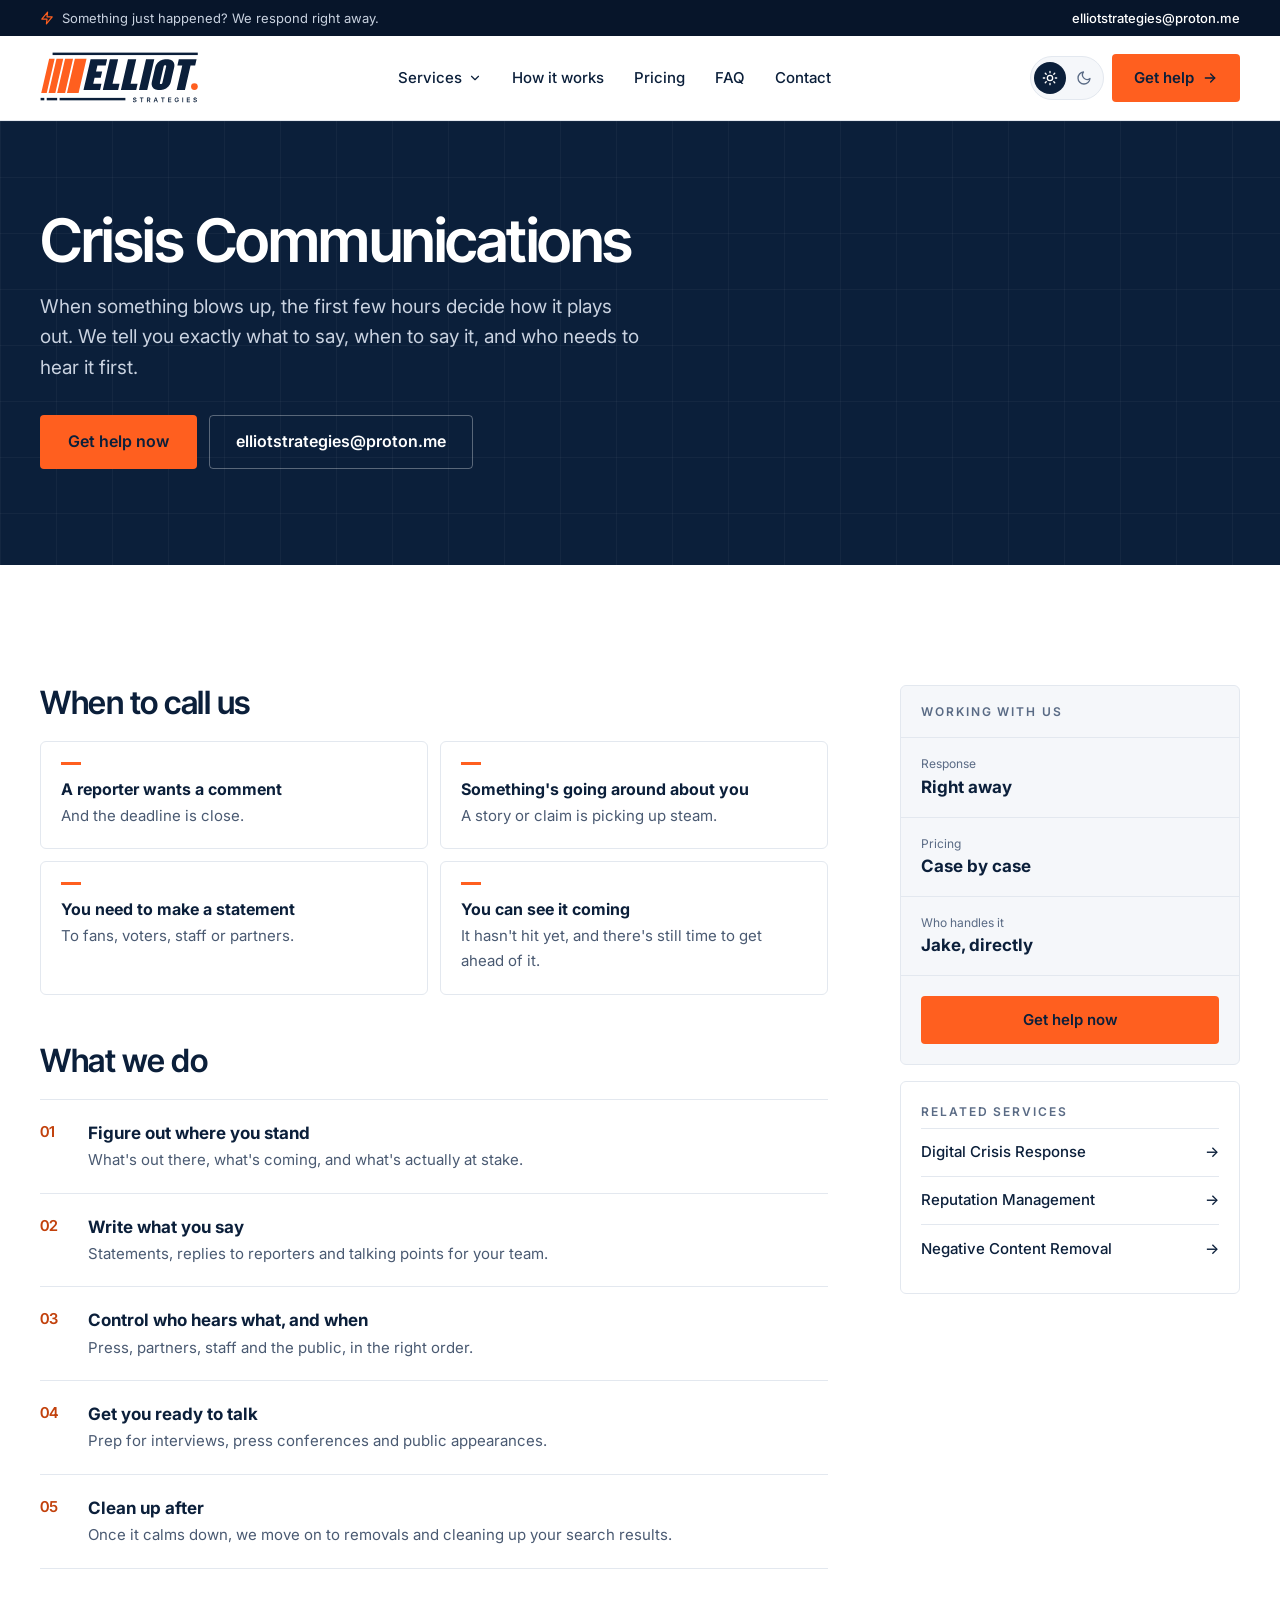
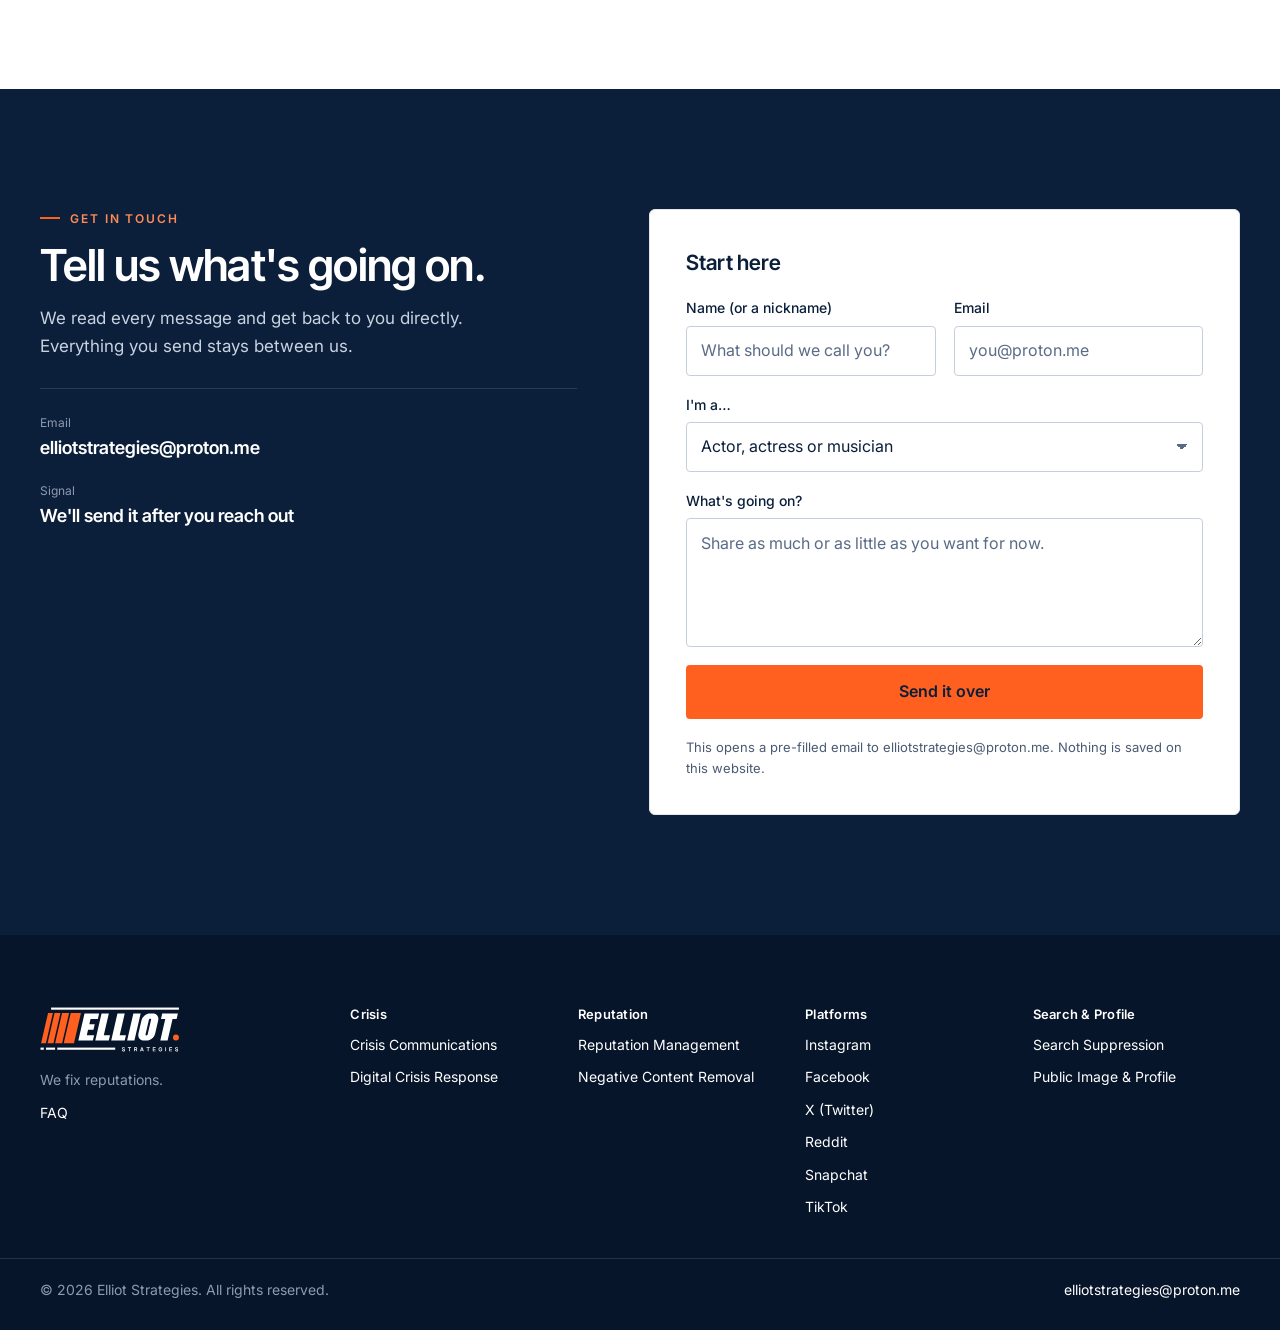
<file: services/crisis-communications/index.html>
<!doctype html>
<html lang="en" data-theme="day">
<head>
<meta charset="utf-8">
<meta name="viewport" content="width=device-width, initial-scale=1">
<title>Crisis Communications | Elliot Strategies</title>
<meta name="description" content="When something blows up, the first few hours decide how it plays out. We tell you exactly what to say, when to say it, and who needs to hear it first.">
<meta name="theme-color" content="#0b1f3a">
<link rel="icon" href="/favicon.svg" type="image/svg+xml">
<link rel="icon" href="/favicon-32.png" sizes="32x32">
<link rel="apple-touch-icon" href="/apple-touch-icon.png">
<meta name="format-detection" content="telephone=no">
<script>try{var t=localStorage.getItem('es-theme');if(t)document.documentElement.setAttribute('data-theme',t);}catch(e){}</script>
<link rel="preconnect" href="https://fonts.googleapis.com">
<link rel="preconnect" href="https://fonts.gstatic.com" crossorigin>
<link rel="stylesheet" href="https://fonts.googleapis.com/css2?family=Inter:wght@400;500;600&family=Inter+Tight:wght@500;600;700&display=swap">
<link rel="stylesheet" href="/assets/style.css?v=202611111113">
</head>
<body>
<a class="skip" href="#main">Skip to content</a>
<div class="util dark"><div class="wrap"><span><svg width="14" height="14" viewBox="0 0 24 24" fill="none" stroke="#ff5f1f" stroke-width="2" stroke-linecap="round" stroke-linejoin="round" aria-hidden="true"><path d="M13 2 3 14h9l-1 8 10-12h-9l1-8z"/></svg>Something just happened? We respond right away.</span><a href="mailto:elliotstrategies@proton.me">elliotstrategies@proton.me</a></div></div>
<header class="site-header">
<div class="wrap bar">
<a class="brand logo" href="/" aria-label="Elliot Strategies home"><img class="logo-day" src="/assets/logo-navy.svg" width="122" height="44" alt="Elliot Strategies"><img class="logo-night" src="/assets/logo-white.svg" width="122" height="44" alt=""></a>
<nav class="nav" aria-label="Primary">
<button type="button" class="nav-btn" aria-expanded="false" aria-controls="mega">Services <svg width="14" height="14" viewBox="0 0 24 24" fill="none" stroke="currentColor" stroke-width="2" stroke-linecap="round" stroke-linejoin="round" aria-hidden="true"><path d="m6 9 6 6 6-6"/></svg></button>
<a href="/#approach">How it works</a>
<a href="/#pricing">Pricing</a>
<a href="/#faq">FAQ</a>
<a href="/#contact">Contact</a>
<a class="btn nav-cta" href="/#contact">Get help <svg width="16" height="16" viewBox="0 0 24 24" fill="none" stroke="currentColor" stroke-width="2" stroke-linecap="round" stroke-linejoin="round" aria-hidden="true"><path d="M5 12h14"/><path d="m13 6 6 6-6 6"/></svg></a>
</nav>
<div class="actions">
<button type="button" class="theme-toggle" aria-pressed="false" aria-label="Switch to night mode"><span class="sun"><svg width="16" height="16" viewBox="0 0 24 24" fill="none" stroke="currentColor" stroke-width="2" stroke-linecap="round" stroke-linejoin="round" aria-hidden="true"><circle cx="12" cy="12" r="4"/><path d="M12 2v2M12 20v2M4.9 4.9l1.4 1.4M17.7 17.7l1.4 1.4M2 12h2M20 12h2M6.3 17.7l-1.4 1.4M19.1 4.9l-1.4 1.4"/></svg></span><span class="moon"><svg width="16" height="16" viewBox="0 0 24 24" fill="none" stroke="currentColor" stroke-width="2" stroke-linecap="round" stroke-linejoin="round" aria-hidden="true"><path d="M21 12.8A9 9 0 1 1 11.2 3a7 7 0 0 0 9.8 9.8z"/></svg></span></button>
<a class="btn" href="/#contact">Get help <svg width="16" height="16" viewBox="0 0 24 24" fill="none" stroke="currentColor" stroke-width="2" stroke-linecap="round" stroke-linejoin="round" aria-hidden="true"><path d="M5 12h14"/><path d="m13 6 6 6-6 6"/></svg></a>
<button type="button" class="menu-toggle" aria-expanded="false" aria-label="Open menu"><svg width="20" height="20" viewBox="0 0 24 24" fill="none" stroke="currentColor" stroke-width="2" stroke-linecap="round" aria-hidden="true"><path d="M4 7h16M4 12h16M4 17h16"/></svg></button>
</div>
</div>
<div id="mega" class="mega">
<div class="wrap mega-grid"><div><h4>Crisis</h4><div class="mega-col"><a href="/services/crisis-communications/"><strong>Crisis Communications</strong><small>What to say (and not say) when something blows up.</small></a><a href="/services/digital-crisis-response/"><strong>Digital Crisis Response</strong><small>Stop it spreading online, fast.</small></a></div></div><div><h4>Reputation</h4><div class="mega-col"><a href="/services/reputation-management/"><strong>Reputation Management</strong><small>Keep what people see and say about you in your favor.</small></a><a href="/services/negative-content-removal/"><strong>Negative Content Removal</strong><small>Get bad articles and posts taken down.</small></a></div></div><div><h4>Platforms</h4><div class="mega-2"><a href="/services/instagram-account-takedown/">Instagram Takedown</a><a href="/services/facebook-account-takedown/">Facebook Takedown</a><a href="/services/x-account-takedown/">X (Twitter) Takedown</a><a href="/services/reddit-account-takedown/">Reddit Takedown</a><a href="/services/snapchat-account-takedown/">Snapchat Takedown</a><a href="/services/tiktok-account-takedown/">TikTok Takedown</a></div></div><div><h4>Search &amp; Profile</h4><div class="mega-col"><a href="/services/search-suppression/"><strong>Search Suppression</strong><small>Push bad results off the first page of Google.</small></a><a href="/services/public-image-and-profile/"><strong>Public Image &amp; Profile</strong><small>Build up the good stuff people find about you.</small></a></div></div>
<div class="feature dark"><div class="eyebrow-o">Need help now?</div><div class="t">Message us and Jake gets back to you right away.</div><p>Prefer Signal? We'll send you a handle.</p><a class="btn" href="mailto:elliotstrategies@proton.me">Get help now</a></div>
</div>
<div class="wrap"><div class="mega-foot"><span>We work with active politicians, city officials, actors, actresses, musicians and business people.</span><a href="/services/">See everything we do →</a></div></div>
</div>
</header>
<main id="main">
<section class="hero svc-hero dark"><div class="wrap">
<h1>Crisis Communications</h1>
<p class="lead">When something blows up, the first few hours decide how it plays out. We tell you exactly what to say, when to say it, and who needs to hear it first.</p>
<div class="ctas"><a class="btn btn-lg" href="#contact">Get help now</a><a class="btn-ghost" href="mailto:elliotstrategies@proton.me">elliotstrategies@proton.me</a></div>
</div></section>
<div class="wrap svc-body">
<div class="svc-main"><div><h2>When to call us</h2><div class="when">
<div class="card"><strong>A reporter wants a comment</strong><span>And the deadline is close.</span></div>
<div class="card"><strong>Something's going around about you</strong><span>A story or claim is picking up steam.</span></div>
<div class="card"><strong>You need to make a statement</strong><span>To fans, voters, staff or partners.</span></div>
<div class="card"><strong>You can see it coming</strong><span>It hasn't hit yet, and there's still time to get ahead of it.</span></div>
</div></div>
<div><h2>What we do</h2><div class="covers">
<div><span class="num">01</span><div><strong>Figure out where you stand</strong><span>What's out there, what's coming, and what's actually at stake.</span></div></div>
<div><span class="num">02</span><div><strong>Write what you say</strong><span>Statements, replies to reporters and talking points for your team.</span></div></div>
<div><span class="num">03</span><div><strong>Control who hears what, and when</strong><span>Press, partners, staff and the public, in the right order.</span></div></div>
<div><span class="num">04</span><div><strong>Get you ready to talk</strong><span>Prep for interviews, press conferences and public appearances.</span></div></div>
<div><span class="num">05</span><div><strong>Clean up after</strong><span>Once it calms down, we move on to removals and cleaning up your search results.</span></div></div>
</div></div></div>
<aside class="side">
<div class="side-box"><div><span class="label">Working with us</span></div><div><small>Response</small><strong>Right away</strong></div><div><small>Pricing</small><strong>Case by case</strong></div><div><small>Who handles it</small><strong>Jake, directly</strong></div><div><a class="btn" href="#contact">Get help now</a></div></div>
<div class="card related"><div class="label">Related services</div><div class="links"><a href="/services/digital-crisis-response/">Digital Crisis Response<span aria-hidden="true">→</span></a><a href="/services/reputation-management/">Reputation Management<span aria-hidden="true">→</span></a><a href="/services/negative-content-removal/">Negative Content Removal<span aria-hidden="true">→</span></a></div></div>
</aside>
</div>
<section id="contact" class="contact dark">
<div class="wrap contact-in">
<div>
<div class="eyebrow on-dark">Get in touch</div>
<h2>Tell us what's going on.</h2>
<p class="lead">We read every message and get back to you directly. Everything you send stays between us.</p>
<div class="channels">
<div><small>Email</small><a href="mailto:elliotstrategies@proton.me">elliotstrategies@proton.me</a></div>
<div><small>Signal</small><strong>We'll send it after you reach out</strong></div>
</div>
</div>
<form class="inquiry">
<div class="t">Start here</div>
<div class="fields">
<label>Name (or a nickname)<input type="text" name="name" placeholder="What should we call you?" required></label>
<label>Email<input type="email" name="email" placeholder="you@proton.me" required></label>
</div>
<label>I'm a…<select name="role"><option>Actor, actress or musician</option><option>Politician</option><option>City official</option><option>Business owner or executive</option><option>Other public figure</option><option>Reaching out for someone else</option></select></label>
<label>What's going on?<textarea name="overview" rows="4" placeholder="Share as much or as little as you want for now."></textarea></label>
<button type="submit" class="btn btn-lg">Send it over</button>
<p class="note">This opens a pre-filled email to elliotstrategies@proton.me. Nothing is saved on this website.</p>
</form>
</div>
</section>

</main>
<footer class="footer dark">
<div class="wrap foot-grid"><div><a class="brand logo" href="/" aria-label="Elliot Strategies home"><img src="/assets/logo-white.svg" width="133" height="48" alt="Elliot Strategies"></a><p class="foot-tag">We fix reputations.</p><a href="/#faq">FAQ</a></div><div><h5>Crisis</h5><a href="/services/crisis-communications/">Crisis Communications</a><a href="/services/digital-crisis-response/">Digital Crisis Response</a></div><div><h5>Reputation</h5><a href="/services/reputation-management/">Reputation Management</a><a href="/services/negative-content-removal/">Negative Content Removal</a></div><div><h5>Platforms</h5><a href="/services/instagram-account-takedown/">Instagram</a><a href="/services/facebook-account-takedown/">Facebook</a><a href="/services/x-account-takedown/">X (Twitter)</a><a href="/services/reddit-account-takedown/">Reddit</a><a href="/services/snapchat-account-takedown/">Snapchat</a><a href="/services/tiktok-account-takedown/">TikTok</a></div><div><h5>Search &amp; Profile</h5><a href="/services/search-suppression/">Search Suppression</a><a href="/services/public-image-and-profile/">Public Image &amp; Profile</a></div></div>
<div class="wrap foot-bar"><span>© 2026 Elliot Strategies. All rights reserved.</span><a href="mailto:elliotstrategies@proton.me">elliotstrategies@proton.me</a></div>
</footer>
<script src="/assets/site.js?v=202611111113"></script>
</body>
</html>
</file>
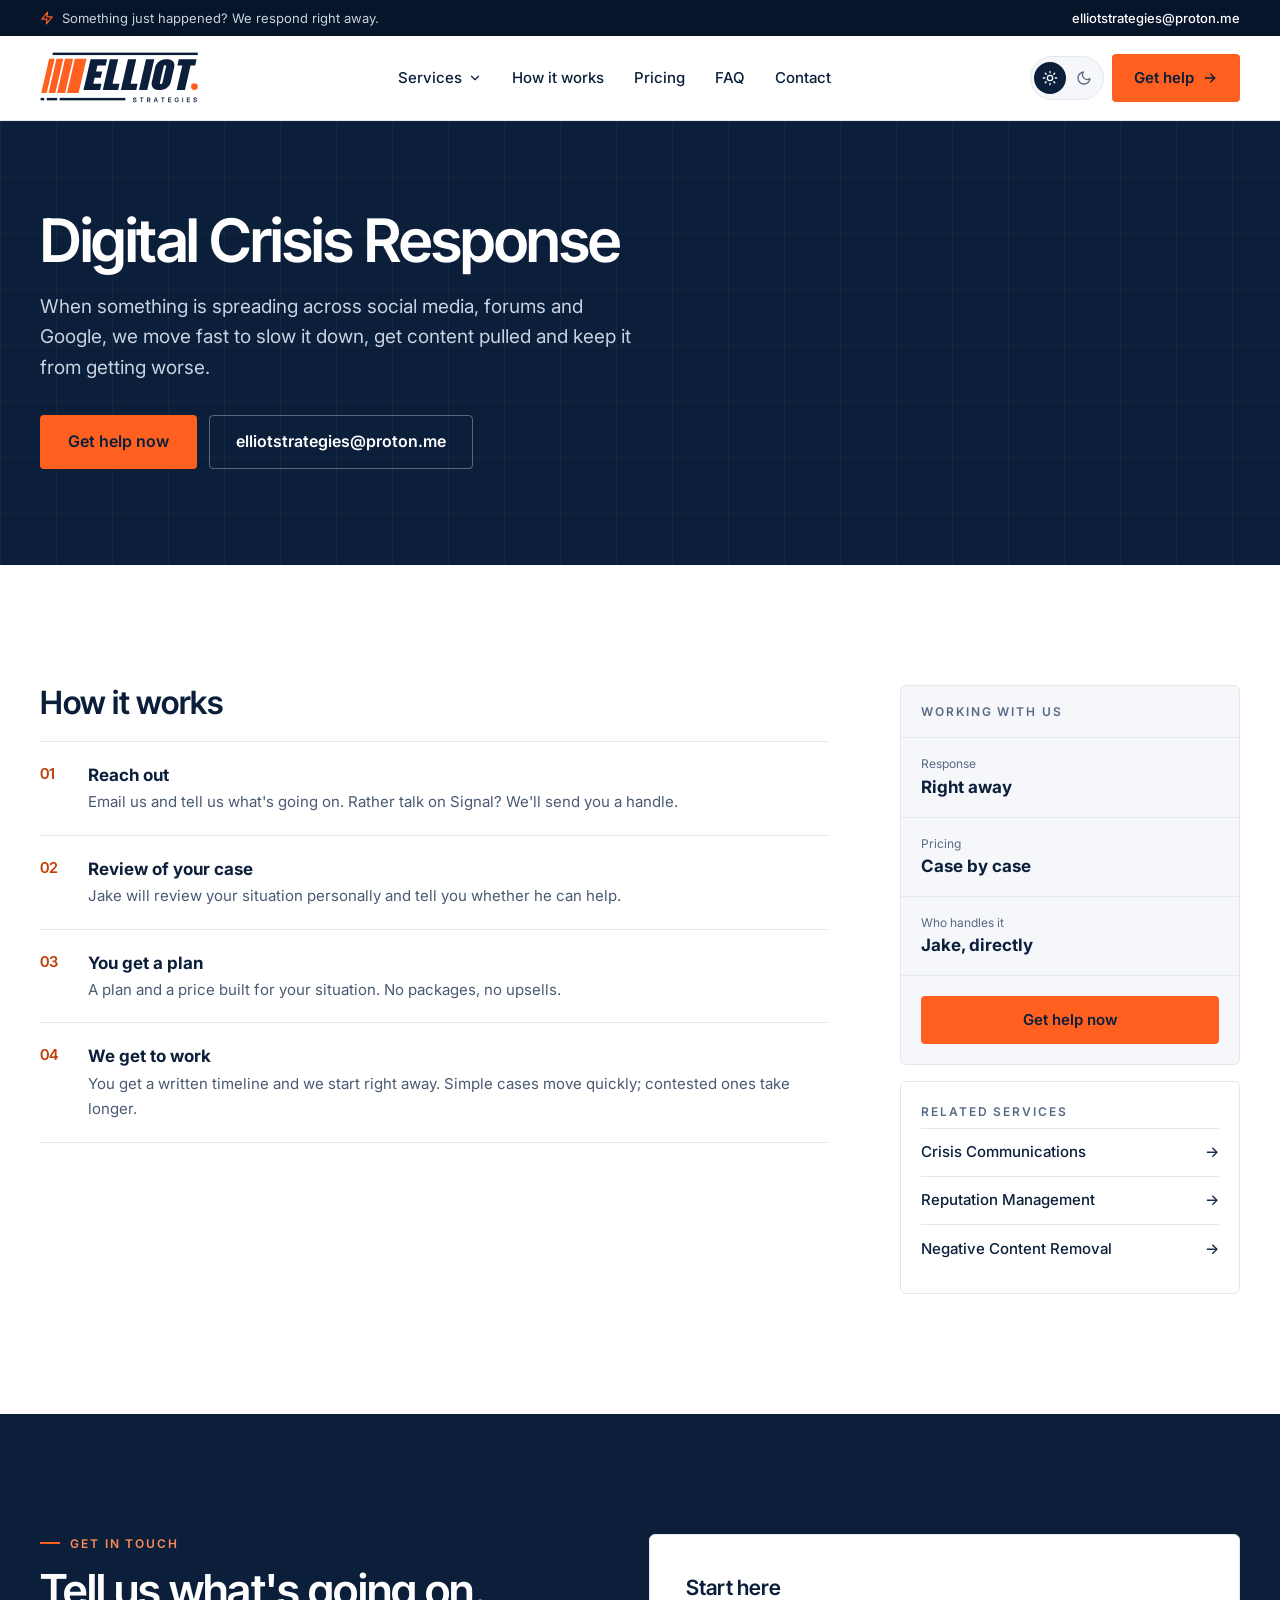
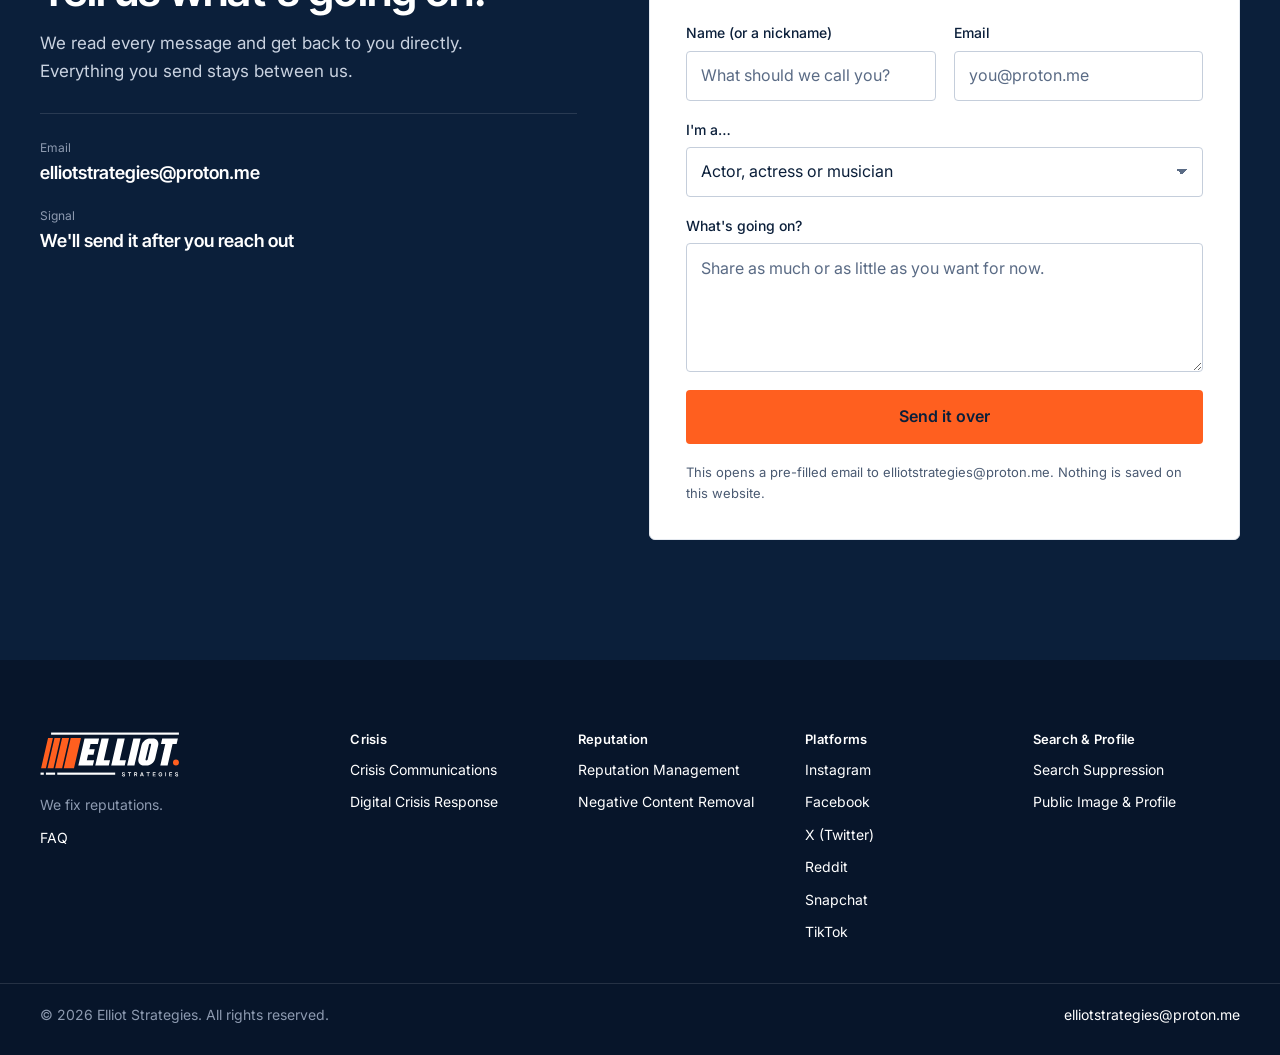
<file: services/digital-crisis-response/index.html>
<!doctype html>
<html lang="en" data-theme="day">
<head>
<meta charset="utf-8">
<meta name="viewport" content="width=device-width, initial-scale=1">
<title>Digital Crisis Response | Elliot Strategies</title>
<meta name="description" content="When something is spreading across social media, forums and Google, we move fast to slow it down, get content pulled and keep it from getting worse.">
<meta name="theme-color" content="#0b1f3a">
<link rel="icon" href="/favicon.svg" type="image/svg+xml">
<link rel="icon" href="/favicon-32.png" sizes="32x32">
<link rel="apple-touch-icon" href="/apple-touch-icon.png">
<meta name="format-detection" content="telephone=no">
<script>try{var t=localStorage.getItem('es-theme');if(t)document.documentElement.setAttribute('data-theme',t);}catch(e){}</script>
<link rel="preconnect" href="https://fonts.googleapis.com">
<link rel="preconnect" href="https://fonts.gstatic.com" crossorigin>
<link rel="stylesheet" href="https://fonts.googleapis.com/css2?family=Inter:wght@400;500;600&family=Inter+Tight:wght@500;600;700&display=swap">
<link rel="stylesheet" href="/assets/style.css?v=202611111113">
</head>
<body>
<a class="skip" href="#main">Skip to content</a>
<div class="util dark"><div class="wrap"><span><svg width="14" height="14" viewBox="0 0 24 24" fill="none" stroke="#ff5f1f" stroke-width="2" stroke-linecap="round" stroke-linejoin="round" aria-hidden="true"><path d="M13 2 3 14h9l-1 8 10-12h-9l1-8z"/></svg>Something just happened? We respond right away.</span><a href="mailto:elliotstrategies@proton.me">elliotstrategies@proton.me</a></div></div>
<header class="site-header">
<div class="wrap bar">
<a class="brand logo" href="/" aria-label="Elliot Strategies home"><img class="logo-day" src="/assets/logo-navy.svg" width="122" height="44" alt="Elliot Strategies"><img class="logo-night" src="/assets/logo-white.svg" width="122" height="44" alt=""></a>
<nav class="nav" aria-label="Primary">
<button type="button" class="nav-btn" aria-expanded="false" aria-controls="mega">Services <svg width="14" height="14" viewBox="0 0 24 24" fill="none" stroke="currentColor" stroke-width="2" stroke-linecap="round" stroke-linejoin="round" aria-hidden="true"><path d="m6 9 6 6 6-6"/></svg></button>
<a href="/#approach">How it works</a>
<a href="/#pricing">Pricing</a>
<a href="/#faq">FAQ</a>
<a href="/#contact">Contact</a>
<a class="btn nav-cta" href="/#contact">Get help <svg width="16" height="16" viewBox="0 0 24 24" fill="none" stroke="currentColor" stroke-width="2" stroke-linecap="round" stroke-linejoin="round" aria-hidden="true"><path d="M5 12h14"/><path d="m13 6 6 6-6 6"/></svg></a>
</nav>
<div class="actions">
<button type="button" class="theme-toggle" aria-pressed="false" aria-label="Switch to night mode"><span class="sun"><svg width="16" height="16" viewBox="0 0 24 24" fill="none" stroke="currentColor" stroke-width="2" stroke-linecap="round" stroke-linejoin="round" aria-hidden="true"><circle cx="12" cy="12" r="4"/><path d="M12 2v2M12 20v2M4.9 4.9l1.4 1.4M17.7 17.7l1.4 1.4M2 12h2M20 12h2M6.3 17.7l-1.4 1.4M19.1 4.9l-1.4 1.4"/></svg></span><span class="moon"><svg width="16" height="16" viewBox="0 0 24 24" fill="none" stroke="currentColor" stroke-width="2" stroke-linecap="round" stroke-linejoin="round" aria-hidden="true"><path d="M21 12.8A9 9 0 1 1 11.2 3a7 7 0 0 0 9.8 9.8z"/></svg></span></button>
<a class="btn" href="/#contact">Get help <svg width="16" height="16" viewBox="0 0 24 24" fill="none" stroke="currentColor" stroke-width="2" stroke-linecap="round" stroke-linejoin="round" aria-hidden="true"><path d="M5 12h14"/><path d="m13 6 6 6-6 6"/></svg></a>
<button type="button" class="menu-toggle" aria-expanded="false" aria-label="Open menu"><svg width="20" height="20" viewBox="0 0 24 24" fill="none" stroke="currentColor" stroke-width="2" stroke-linecap="round" aria-hidden="true"><path d="M4 7h16M4 12h16M4 17h16"/></svg></button>
</div>
</div>
<div id="mega" class="mega">
<div class="wrap mega-grid"><div><h4>Crisis</h4><div class="mega-col"><a href="/services/crisis-communications/"><strong>Crisis Communications</strong><small>What to say (and not say) when something blows up.</small></a><a href="/services/digital-crisis-response/"><strong>Digital Crisis Response</strong><small>Stop it spreading online, fast.</small></a></div></div><div><h4>Reputation</h4><div class="mega-col"><a href="/services/reputation-management/"><strong>Reputation Management</strong><small>Keep what people see and say about you in your favor.</small></a><a href="/services/negative-content-removal/"><strong>Negative Content Removal</strong><small>Get bad articles and posts taken down.</small></a></div></div><div><h4>Platforms</h4><div class="mega-2"><a href="/services/instagram-account-takedown/">Instagram Takedown</a><a href="/services/facebook-account-takedown/">Facebook Takedown</a><a href="/services/x-account-takedown/">X (Twitter) Takedown</a><a href="/services/reddit-account-takedown/">Reddit Takedown</a><a href="/services/snapchat-account-takedown/">Snapchat Takedown</a><a href="/services/tiktok-account-takedown/">TikTok Takedown</a></div></div><div><h4>Search &amp; Profile</h4><div class="mega-col"><a href="/services/search-suppression/"><strong>Search Suppression</strong><small>Push bad results off the first page of Google.</small></a><a href="/services/public-image-and-profile/"><strong>Public Image &amp; Profile</strong><small>Build up the good stuff people find about you.</small></a></div></div>
<div class="feature dark"><div class="eyebrow-o">Need help now?</div><div class="t">Message us and Jake gets back to you right away.</div><p>Prefer Signal? We'll send you a handle.</p><a class="btn" href="mailto:elliotstrategies@proton.me">Get help now</a></div>
</div>
<div class="wrap"><div class="mega-foot"><span>We work with active politicians, city officials, actors, actresses, musicians and business people.</span><a href="/services/">See everything we do →</a></div></div>
</div>
</header>
<main id="main">
<section class="hero svc-hero dark"><div class="wrap">
<h1>Digital Crisis Response</h1>
<p class="lead">When something is spreading across social media, forums and Google, we move fast to slow it down, get content pulled and keep it from getting worse.</p>
<div class="ctas"><a class="btn btn-lg" href="#contact">Get help now</a><a class="btn-ghost" href="mailto:elliotstrategies@proton.me">elliotstrategies@proton.me</a></div>
</div></section>
<div class="wrap svc-body">
<div class="svc-main"><div><h2>How it works</h2><div class="covers">
<div><span class="num">01</span><div><strong>Reach out</strong><span>Email us and tell us what's going on. Rather talk on Signal? We'll send you a handle.</span></div></div>
<div><span class="num">02</span><div><strong>Review of your case</strong><span>Jake will review your situation personally and tell you whether he can help.</span></div></div>
<div><span class="num">03</span><div><strong>You get a plan</strong><span>A plan and a price built for your situation. No packages, no upsells.</span></div></div>
<div><span class="num">04</span><div><strong>We get to work</strong><span>You get a written timeline and we start right away. Simple cases move quickly; contested ones take longer.</span></div></div>
</div></div></div>
<aside class="side">
<div class="side-box"><div><span class="label">Working with us</span></div><div><small>Response</small><strong>Right away</strong></div><div><small>Pricing</small><strong>Case by case</strong></div><div><small>Who handles it</small><strong>Jake, directly</strong></div><div><a class="btn" href="#contact">Get help now</a></div></div>
<div class="card related"><div class="label">Related services</div><div class="links"><a href="/services/crisis-communications/">Crisis Communications<span aria-hidden="true">→</span></a><a href="/services/reputation-management/">Reputation Management<span aria-hidden="true">→</span></a><a href="/services/negative-content-removal/">Negative Content Removal<span aria-hidden="true">→</span></a></div></div>
</aside>
</div>
<section id="contact" class="contact dark">
<div class="wrap contact-in">
<div>
<div class="eyebrow on-dark">Get in touch</div>
<h2>Tell us what's going on.</h2>
<p class="lead">We read every message and get back to you directly. Everything you send stays between us.</p>
<div class="channels">
<div><small>Email</small><a href="mailto:elliotstrategies@proton.me">elliotstrategies@proton.me</a></div>
<div><small>Signal</small><strong>We'll send it after you reach out</strong></div>
</div>
</div>
<form class="inquiry">
<div class="t">Start here</div>
<div class="fields">
<label>Name (or a nickname)<input type="text" name="name" placeholder="What should we call you?" required></label>
<label>Email<input type="email" name="email" placeholder="you@proton.me" required></label>
</div>
<label>I'm a…<select name="role"><option>Actor, actress or musician</option><option>Politician</option><option>City official</option><option>Business owner or executive</option><option>Other public figure</option><option>Reaching out for someone else</option></select></label>
<label>What's going on?<textarea name="overview" rows="4" placeholder="Share as much or as little as you want for now."></textarea></label>
<button type="submit" class="btn btn-lg">Send it over</button>
<p class="note">This opens a pre-filled email to elliotstrategies@proton.me. Nothing is saved on this website.</p>
</form>
</div>
</section>

</main>
<footer class="footer dark">
<div class="wrap foot-grid"><div><a class="brand logo" href="/" aria-label="Elliot Strategies home"><img src="/assets/logo-white.svg" width="133" height="48" alt="Elliot Strategies"></a><p class="foot-tag">We fix reputations.</p><a href="/#faq">FAQ</a></div><div><h5>Crisis</h5><a href="/services/crisis-communications/">Crisis Communications</a><a href="/services/digital-crisis-response/">Digital Crisis Response</a></div><div><h5>Reputation</h5><a href="/services/reputation-management/">Reputation Management</a><a href="/services/negative-content-removal/">Negative Content Removal</a></div><div><h5>Platforms</h5><a href="/services/instagram-account-takedown/">Instagram</a><a href="/services/facebook-account-takedown/">Facebook</a><a href="/services/x-account-takedown/">X (Twitter)</a><a href="/services/reddit-account-takedown/">Reddit</a><a href="/services/snapchat-account-takedown/">Snapchat</a><a href="/services/tiktok-account-takedown/">TikTok</a></div><div><h5>Search &amp; Profile</h5><a href="/services/search-suppression/">Search Suppression</a><a href="/services/public-image-and-profile/">Public Image &amp; Profile</a></div></div>
<div class="wrap foot-bar"><span>© 2026 Elliot Strategies. All rights reserved.</span><a href="mailto:elliotstrategies@proton.me">elliotstrategies@proton.me</a></div>
</footer>
<script src="/assets/site.js?v=202611111113"></script>
</body>
</html>
</file>
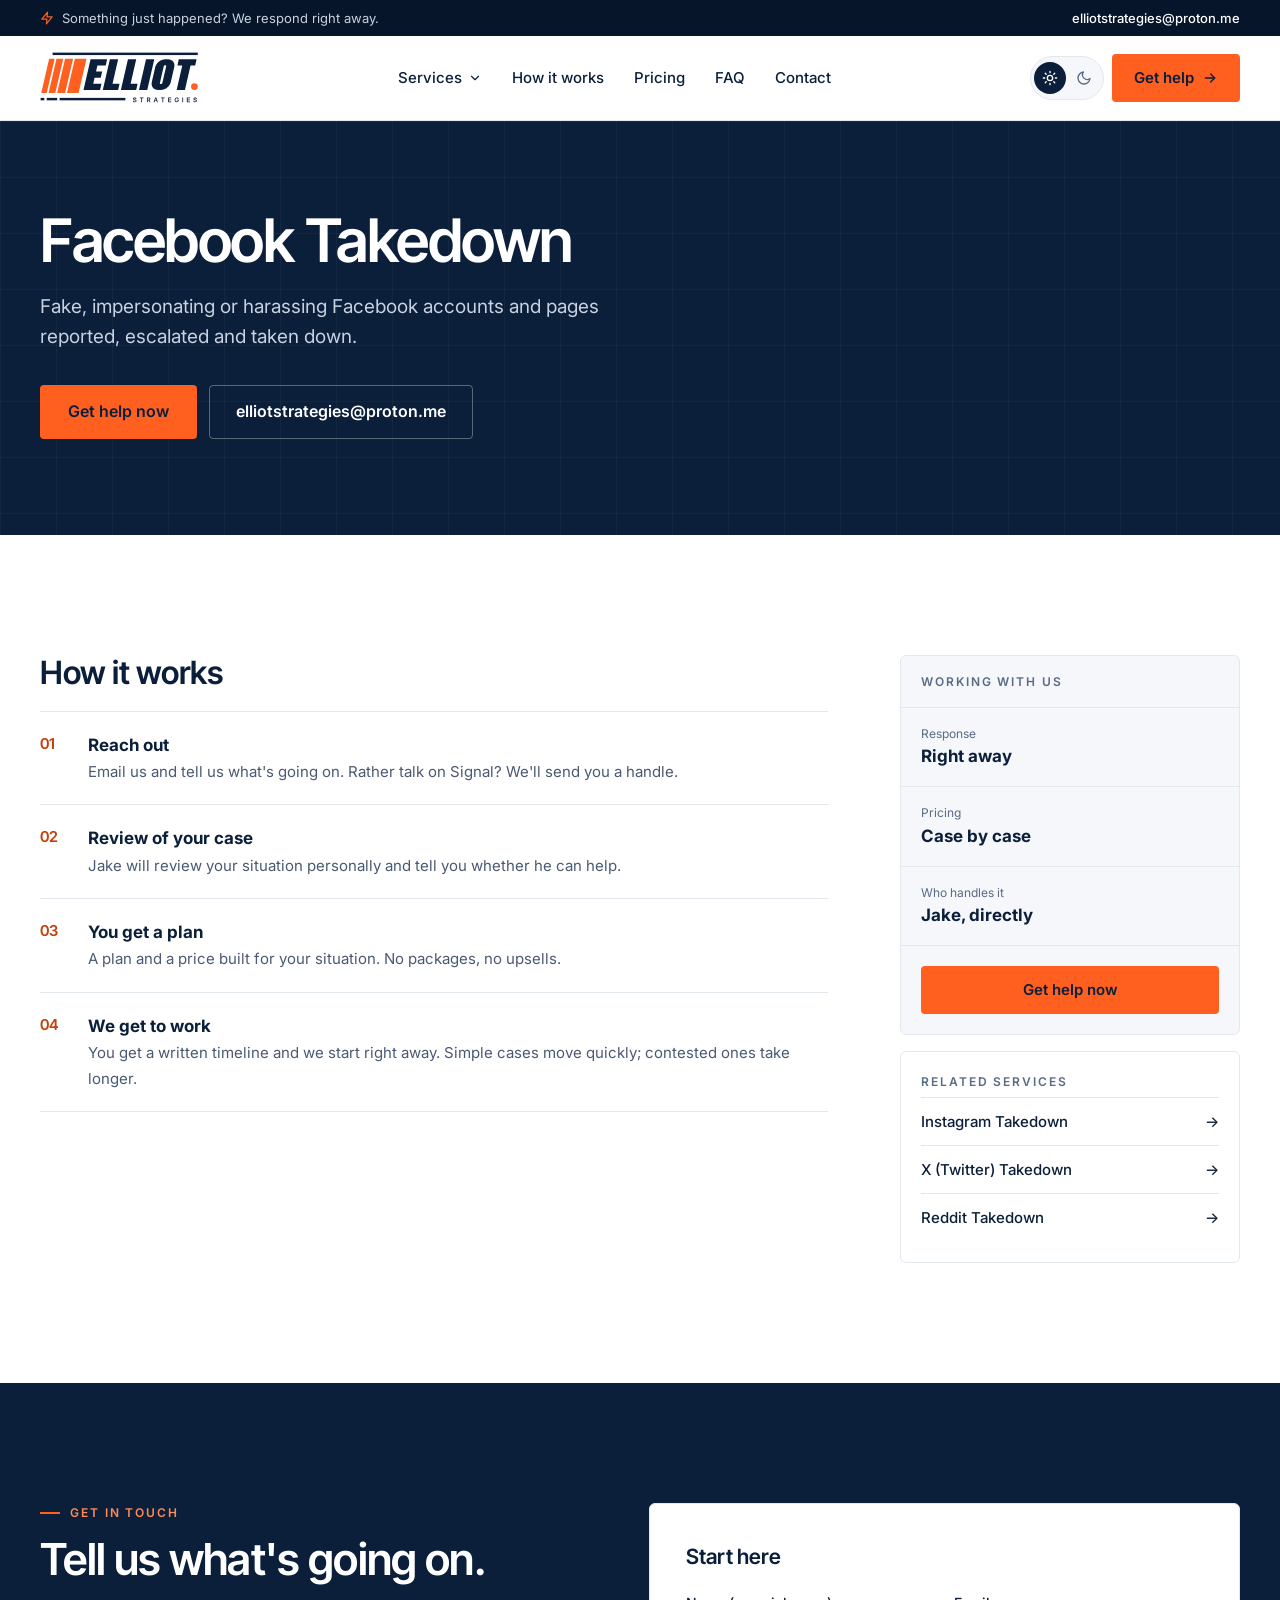
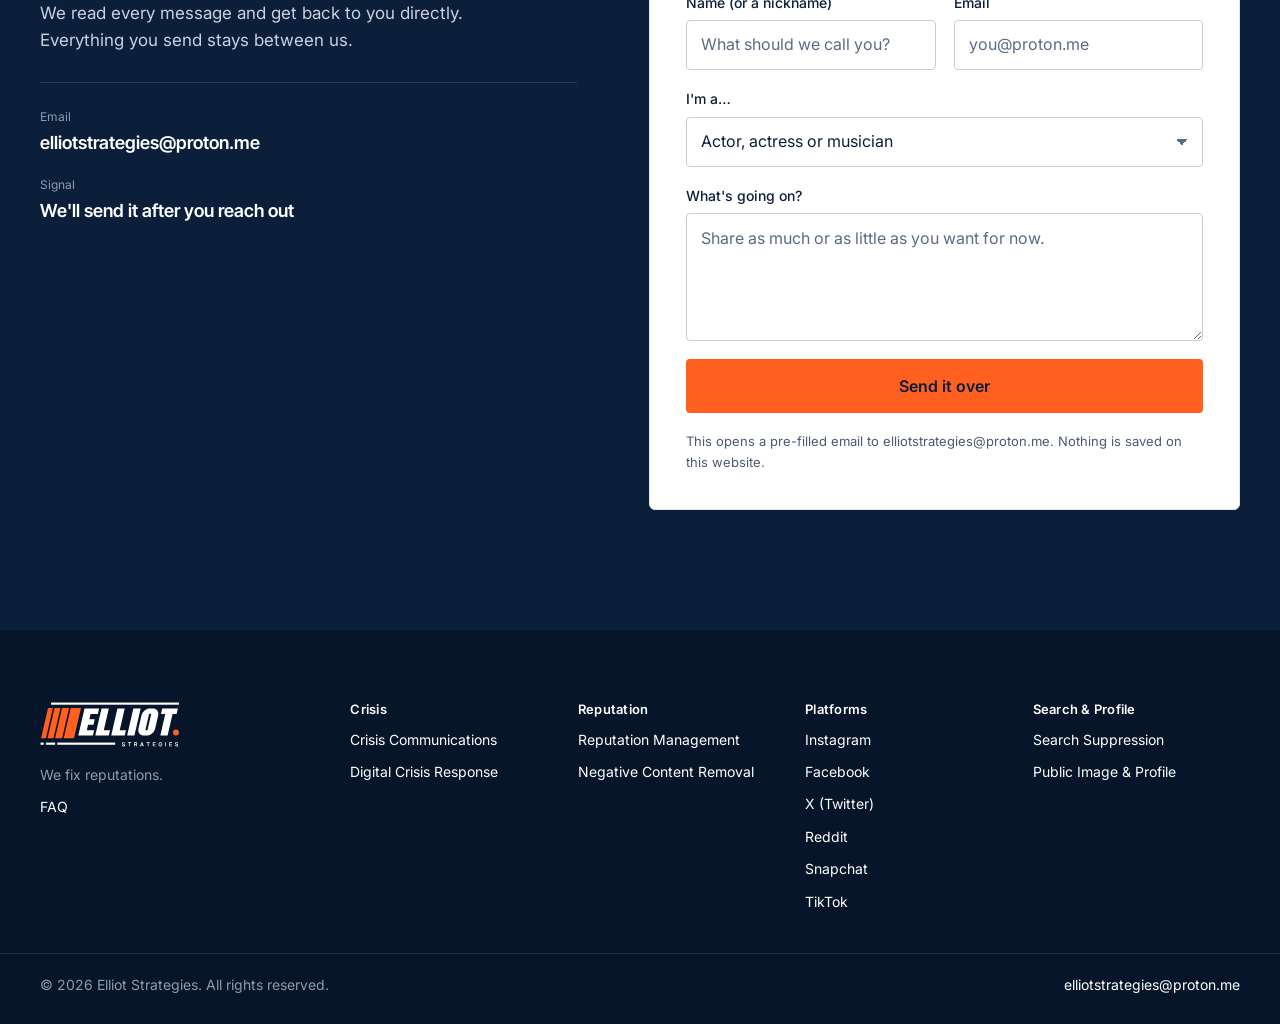
<file: services/facebook-account-takedown/index.html>
<!doctype html>
<html lang="en" data-theme="day">
<head>
<meta charset="utf-8">
<meta name="viewport" content="width=device-width, initial-scale=1">
<title>Facebook Takedown | Elliot Strategies</title>
<meta name="description" content="Fake, impersonating or harassing Facebook accounts and pages reported, escalated and taken down.">
<meta name="theme-color" content="#0b1f3a">
<link rel="icon" href="/favicon.svg" type="image/svg+xml">
<link rel="icon" href="/favicon-32.png" sizes="32x32">
<link rel="apple-touch-icon" href="/apple-touch-icon.png">
<meta name="format-detection" content="telephone=no">
<script>try{var t=localStorage.getItem('es-theme');if(t)document.documentElement.setAttribute('data-theme',t);}catch(e){}</script>
<link rel="preconnect" href="https://fonts.googleapis.com">
<link rel="preconnect" href="https://fonts.gstatic.com" crossorigin>
<link rel="stylesheet" href="https://fonts.googleapis.com/css2?family=Inter:wght@400;500;600&family=Inter+Tight:wght@500;600;700&display=swap">
<link rel="stylesheet" href="/assets/style.css?v=202611111113">
</head>
<body>
<a class="skip" href="#main">Skip to content</a>
<div class="util dark"><div class="wrap"><span><svg width="14" height="14" viewBox="0 0 24 24" fill="none" stroke="#ff5f1f" stroke-width="2" stroke-linecap="round" stroke-linejoin="round" aria-hidden="true"><path d="M13 2 3 14h9l-1 8 10-12h-9l1-8z"/></svg>Something just happened? We respond right away.</span><a href="mailto:elliotstrategies@proton.me">elliotstrategies@proton.me</a></div></div>
<header class="site-header">
<div class="wrap bar">
<a class="brand logo" href="/" aria-label="Elliot Strategies home"><img class="logo-day" src="/assets/logo-navy.svg" width="122" height="44" alt="Elliot Strategies"><img class="logo-night" src="/assets/logo-white.svg" width="122" height="44" alt=""></a>
<nav class="nav" aria-label="Primary">
<button type="button" class="nav-btn" aria-expanded="false" aria-controls="mega">Services <svg width="14" height="14" viewBox="0 0 24 24" fill="none" stroke="currentColor" stroke-width="2" stroke-linecap="round" stroke-linejoin="round" aria-hidden="true"><path d="m6 9 6 6 6-6"/></svg></button>
<a href="/#approach">How it works</a>
<a href="/#pricing">Pricing</a>
<a href="/#faq">FAQ</a>
<a href="/#contact">Contact</a>
<a class="btn nav-cta" href="/#contact">Get help <svg width="16" height="16" viewBox="0 0 24 24" fill="none" stroke="currentColor" stroke-width="2" stroke-linecap="round" stroke-linejoin="round" aria-hidden="true"><path d="M5 12h14"/><path d="m13 6 6 6-6 6"/></svg></a>
</nav>
<div class="actions">
<button type="button" class="theme-toggle" aria-pressed="false" aria-label="Switch to night mode"><span class="sun"><svg width="16" height="16" viewBox="0 0 24 24" fill="none" stroke="currentColor" stroke-width="2" stroke-linecap="round" stroke-linejoin="round" aria-hidden="true"><circle cx="12" cy="12" r="4"/><path d="M12 2v2M12 20v2M4.9 4.9l1.4 1.4M17.7 17.7l1.4 1.4M2 12h2M20 12h2M6.3 17.7l-1.4 1.4M19.1 4.9l-1.4 1.4"/></svg></span><span class="moon"><svg width="16" height="16" viewBox="0 0 24 24" fill="none" stroke="currentColor" stroke-width="2" stroke-linecap="round" stroke-linejoin="round" aria-hidden="true"><path d="M21 12.8A9 9 0 1 1 11.2 3a7 7 0 0 0 9.8 9.8z"/></svg></span></button>
<a class="btn" href="/#contact">Get help <svg width="16" height="16" viewBox="0 0 24 24" fill="none" stroke="currentColor" stroke-width="2" stroke-linecap="round" stroke-linejoin="round" aria-hidden="true"><path d="M5 12h14"/><path d="m13 6 6 6-6 6"/></svg></a>
<button type="button" class="menu-toggle" aria-expanded="false" aria-label="Open menu"><svg width="20" height="20" viewBox="0 0 24 24" fill="none" stroke="currentColor" stroke-width="2" stroke-linecap="round" aria-hidden="true"><path d="M4 7h16M4 12h16M4 17h16"/></svg></button>
</div>
</div>
<div id="mega" class="mega">
<div class="wrap mega-grid"><div><h4>Crisis</h4><div class="mega-col"><a href="/services/crisis-communications/"><strong>Crisis Communications</strong><small>What to say (and not say) when something blows up.</small></a><a href="/services/digital-crisis-response/"><strong>Digital Crisis Response</strong><small>Stop it spreading online, fast.</small></a></div></div><div><h4>Reputation</h4><div class="mega-col"><a href="/services/reputation-management/"><strong>Reputation Management</strong><small>Keep what people see and say about you in your favor.</small></a><a href="/services/negative-content-removal/"><strong>Negative Content Removal</strong><small>Get bad articles and posts taken down.</small></a></div></div><div><h4>Platforms</h4><div class="mega-2"><a href="/services/instagram-account-takedown/">Instagram Takedown</a><a href="/services/facebook-account-takedown/">Facebook Takedown</a><a href="/services/x-account-takedown/">X (Twitter) Takedown</a><a href="/services/reddit-account-takedown/">Reddit Takedown</a><a href="/services/snapchat-account-takedown/">Snapchat Takedown</a><a href="/services/tiktok-account-takedown/">TikTok Takedown</a></div></div><div><h4>Search &amp; Profile</h4><div class="mega-col"><a href="/services/search-suppression/"><strong>Search Suppression</strong><small>Push bad results off the first page of Google.</small></a><a href="/services/public-image-and-profile/"><strong>Public Image &amp; Profile</strong><small>Build up the good stuff people find about you.</small></a></div></div>
<div class="feature dark"><div class="eyebrow-o">Need help now?</div><div class="t">Message us and Jake gets back to you right away.</div><p>Prefer Signal? We'll send you a handle.</p><a class="btn" href="mailto:elliotstrategies@proton.me">Get help now</a></div>
</div>
<div class="wrap"><div class="mega-foot"><span>We work with active politicians, city officials, actors, actresses, musicians and business people.</span><a href="/services/">See everything we do →</a></div></div>
</div>
</header>
<main id="main">
<section class="hero svc-hero dark"><div class="wrap">
<h1>Facebook Takedown</h1>
<p class="lead">Fake, impersonating or harassing Facebook accounts and pages reported, escalated and taken down.</p>
<div class="ctas"><a class="btn btn-lg" href="#contact">Get help now</a><a class="btn-ghost" href="mailto:elliotstrategies@proton.me">elliotstrategies@proton.me</a></div>
</div></section>
<div class="wrap svc-body">
<div class="svc-main"><div><h2>How it works</h2><div class="covers">
<div><span class="num">01</span><div><strong>Reach out</strong><span>Email us and tell us what's going on. Rather talk on Signal? We'll send you a handle.</span></div></div>
<div><span class="num">02</span><div><strong>Review of your case</strong><span>Jake will review your situation personally and tell you whether he can help.</span></div></div>
<div><span class="num">03</span><div><strong>You get a plan</strong><span>A plan and a price built for your situation. No packages, no upsells.</span></div></div>
<div><span class="num">04</span><div><strong>We get to work</strong><span>You get a written timeline and we start right away. Simple cases move quickly; contested ones take longer.</span></div></div>
</div></div></div>
<aside class="side">
<div class="side-box"><div><span class="label">Working with us</span></div><div><small>Response</small><strong>Right away</strong></div><div><small>Pricing</small><strong>Case by case</strong></div><div><small>Who handles it</small><strong>Jake, directly</strong></div><div><a class="btn" href="#contact">Get help now</a></div></div>
<div class="card related"><div class="label">Related services</div><div class="links"><a href="/services/instagram-account-takedown/">Instagram Takedown<span aria-hidden="true">→</span></a><a href="/services/x-account-takedown/">X (Twitter) Takedown<span aria-hidden="true">→</span></a><a href="/services/reddit-account-takedown/">Reddit Takedown<span aria-hidden="true">→</span></a></div></div>
</aside>
</div>
<section id="contact" class="contact dark">
<div class="wrap contact-in">
<div>
<div class="eyebrow on-dark">Get in touch</div>
<h2>Tell us what's going on.</h2>
<p class="lead">We read every message and get back to you directly. Everything you send stays between us.</p>
<div class="channels">
<div><small>Email</small><a href="mailto:elliotstrategies@proton.me">elliotstrategies@proton.me</a></div>
<div><small>Signal</small><strong>We'll send it after you reach out</strong></div>
</div>
</div>
<form class="inquiry">
<div class="t">Start here</div>
<div class="fields">
<label>Name (or a nickname)<input type="text" name="name" placeholder="What should we call you?" required></label>
<label>Email<input type="email" name="email" placeholder="you@proton.me" required></label>
</div>
<label>I'm a…<select name="role"><option>Actor, actress or musician</option><option>Politician</option><option>City official</option><option>Business owner or executive</option><option>Other public figure</option><option>Reaching out for someone else</option></select></label>
<label>What's going on?<textarea name="overview" rows="4" placeholder="Share as much or as little as you want for now."></textarea></label>
<button type="submit" class="btn btn-lg">Send it over</button>
<p class="note">This opens a pre-filled email to elliotstrategies@proton.me. Nothing is saved on this website.</p>
</form>
</div>
</section>

</main>
<footer class="footer dark">
<div class="wrap foot-grid"><div><a class="brand logo" href="/" aria-label="Elliot Strategies home"><img src="/assets/logo-white.svg" width="133" height="48" alt="Elliot Strategies"></a><p class="foot-tag">We fix reputations.</p><a href="/#faq">FAQ</a></div><div><h5>Crisis</h5><a href="/services/crisis-communications/">Crisis Communications</a><a href="/services/digital-crisis-response/">Digital Crisis Response</a></div><div><h5>Reputation</h5><a href="/services/reputation-management/">Reputation Management</a><a href="/services/negative-content-removal/">Negative Content Removal</a></div><div><h5>Platforms</h5><a href="/services/instagram-account-takedown/">Instagram</a><a href="/services/facebook-account-takedown/">Facebook</a><a href="/services/x-account-takedown/">X (Twitter)</a><a href="/services/reddit-account-takedown/">Reddit</a><a href="/services/snapchat-account-takedown/">Snapchat</a><a href="/services/tiktok-account-takedown/">TikTok</a></div><div><h5>Search &amp; Profile</h5><a href="/services/search-suppression/">Search Suppression</a><a href="/services/public-image-and-profile/">Public Image &amp; Profile</a></div></div>
<div class="wrap foot-bar"><span>© 2026 Elliot Strategies. All rights reserved.</span><a href="mailto:elliotstrategies@proton.me">elliotstrategies@proton.me</a></div>
</footer>
<script src="/assets/site.js?v=202611111113"></script>
</body>
</html>
</file>
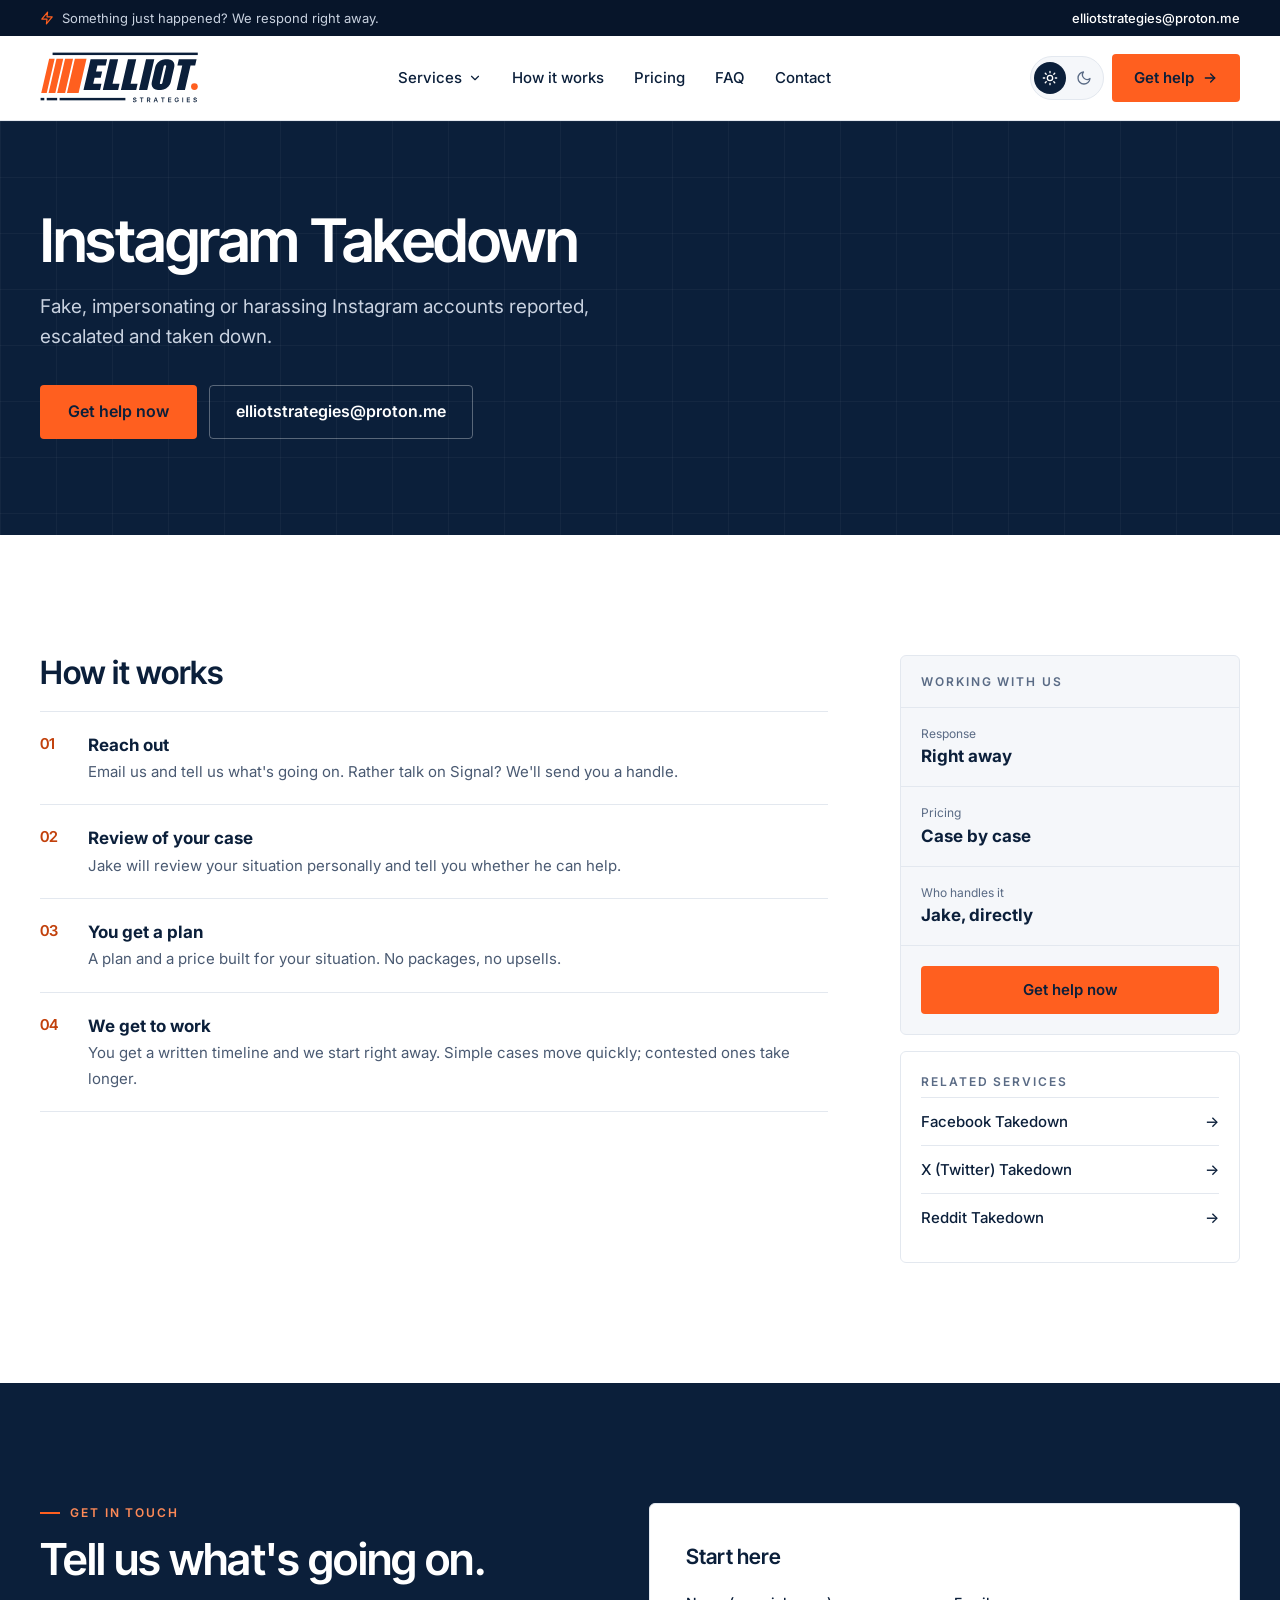
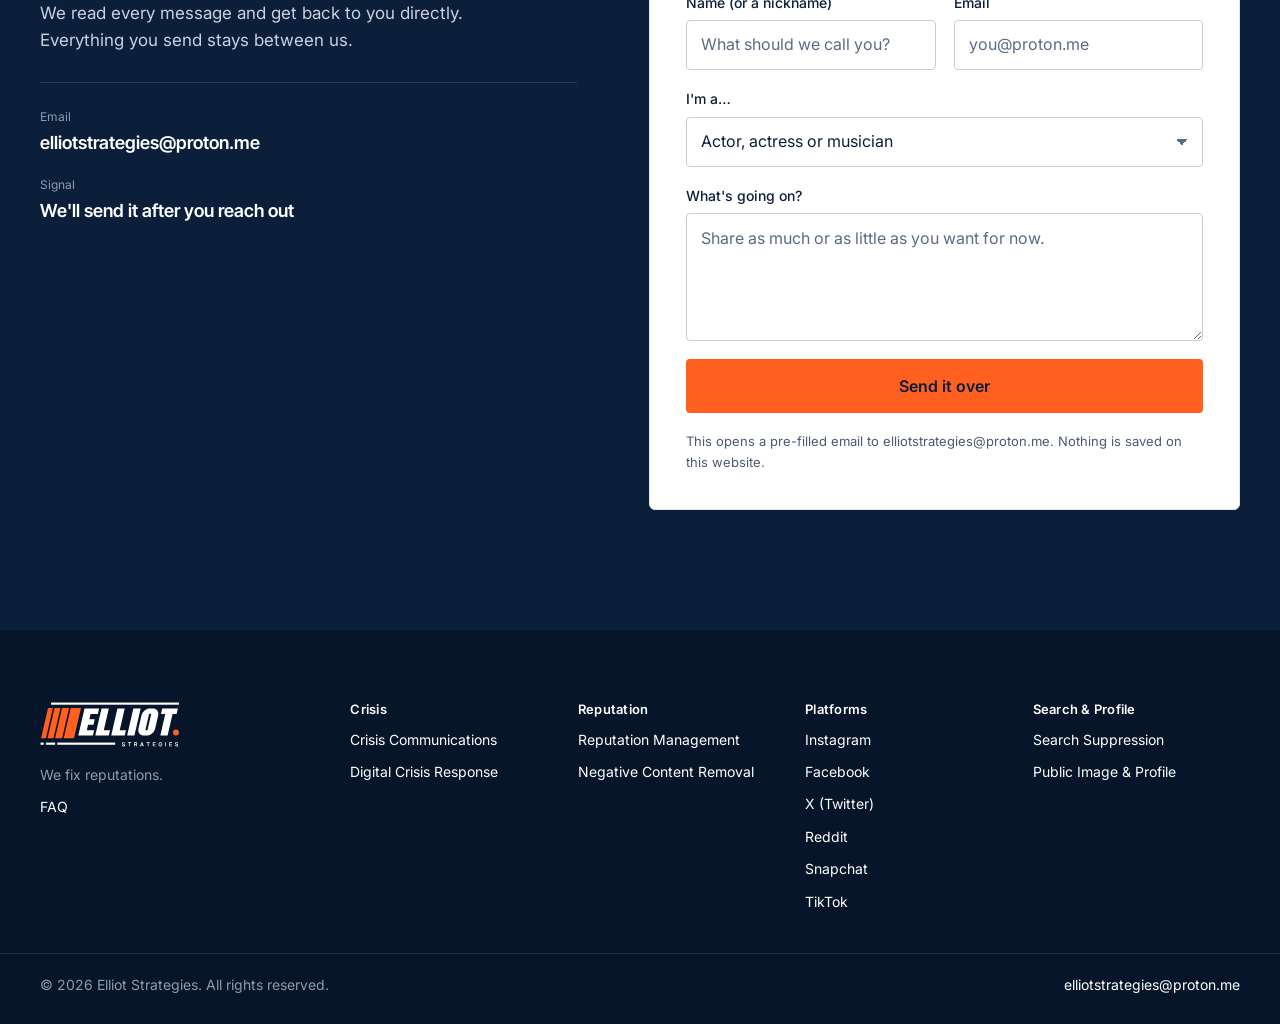
<file: services/instagram-account-takedown/index.html>
<!doctype html>
<html lang="en" data-theme="day">
<head>
<meta charset="utf-8">
<meta name="viewport" content="width=device-width, initial-scale=1">
<title>Instagram Takedown | Elliot Strategies</title>
<meta name="description" content="Fake, impersonating or harassing Instagram accounts reported, escalated and taken down.">
<meta name="theme-color" content="#0b1f3a">
<link rel="icon" href="/favicon.svg" type="image/svg+xml">
<link rel="icon" href="/favicon-32.png" sizes="32x32">
<link rel="apple-touch-icon" href="/apple-touch-icon.png">
<meta name="format-detection" content="telephone=no">
<script>try{var t=localStorage.getItem('es-theme');if(t)document.documentElement.setAttribute('data-theme',t);}catch(e){}</script>
<link rel="preconnect" href="https://fonts.googleapis.com">
<link rel="preconnect" href="https://fonts.gstatic.com" crossorigin>
<link rel="stylesheet" href="https://fonts.googleapis.com/css2?family=Inter:wght@400;500;600&family=Inter+Tight:wght@500;600;700&display=swap">
<link rel="stylesheet" href="/assets/style.css?v=202611111113">
</head>
<body>
<a class="skip" href="#main">Skip to content</a>
<div class="util dark"><div class="wrap"><span><svg width="14" height="14" viewBox="0 0 24 24" fill="none" stroke="#ff5f1f" stroke-width="2" stroke-linecap="round" stroke-linejoin="round" aria-hidden="true"><path d="M13 2 3 14h9l-1 8 10-12h-9l1-8z"/></svg>Something just happened? We respond right away.</span><a href="mailto:elliotstrategies@proton.me">elliotstrategies@proton.me</a></div></div>
<header class="site-header">
<div class="wrap bar">
<a class="brand logo" href="/" aria-label="Elliot Strategies home"><img class="logo-day" src="/assets/logo-navy.svg" width="122" height="44" alt="Elliot Strategies"><img class="logo-night" src="/assets/logo-white.svg" width="122" height="44" alt=""></a>
<nav class="nav" aria-label="Primary">
<button type="button" class="nav-btn" aria-expanded="false" aria-controls="mega">Services <svg width="14" height="14" viewBox="0 0 24 24" fill="none" stroke="currentColor" stroke-width="2" stroke-linecap="round" stroke-linejoin="round" aria-hidden="true"><path d="m6 9 6 6 6-6"/></svg></button>
<a href="/#approach">How it works</a>
<a href="/#pricing">Pricing</a>
<a href="/#faq">FAQ</a>
<a href="/#contact">Contact</a>
<a class="btn nav-cta" href="/#contact">Get help <svg width="16" height="16" viewBox="0 0 24 24" fill="none" stroke="currentColor" stroke-width="2" stroke-linecap="round" stroke-linejoin="round" aria-hidden="true"><path d="M5 12h14"/><path d="m13 6 6 6-6 6"/></svg></a>
</nav>
<div class="actions">
<button type="button" class="theme-toggle" aria-pressed="false" aria-label="Switch to night mode"><span class="sun"><svg width="16" height="16" viewBox="0 0 24 24" fill="none" stroke="currentColor" stroke-width="2" stroke-linecap="round" stroke-linejoin="round" aria-hidden="true"><circle cx="12" cy="12" r="4"/><path d="M12 2v2M12 20v2M4.9 4.9l1.4 1.4M17.7 17.7l1.4 1.4M2 12h2M20 12h2M6.3 17.7l-1.4 1.4M19.1 4.9l-1.4 1.4"/></svg></span><span class="moon"><svg width="16" height="16" viewBox="0 0 24 24" fill="none" stroke="currentColor" stroke-width="2" stroke-linecap="round" stroke-linejoin="round" aria-hidden="true"><path d="M21 12.8A9 9 0 1 1 11.2 3a7 7 0 0 0 9.8 9.8z"/></svg></span></button>
<a class="btn" href="/#contact">Get help <svg width="16" height="16" viewBox="0 0 24 24" fill="none" stroke="currentColor" stroke-width="2" stroke-linecap="round" stroke-linejoin="round" aria-hidden="true"><path d="M5 12h14"/><path d="m13 6 6 6-6 6"/></svg></a>
<button type="button" class="menu-toggle" aria-expanded="false" aria-label="Open menu"><svg width="20" height="20" viewBox="0 0 24 24" fill="none" stroke="currentColor" stroke-width="2" stroke-linecap="round" aria-hidden="true"><path d="M4 7h16M4 12h16M4 17h16"/></svg></button>
</div>
</div>
<div id="mega" class="mega">
<div class="wrap mega-grid"><div><h4>Crisis</h4><div class="mega-col"><a href="/services/crisis-communications/"><strong>Crisis Communications</strong><small>What to say (and not say) when something blows up.</small></a><a href="/services/digital-crisis-response/"><strong>Digital Crisis Response</strong><small>Stop it spreading online, fast.</small></a></div></div><div><h4>Reputation</h4><div class="mega-col"><a href="/services/reputation-management/"><strong>Reputation Management</strong><small>Keep what people see and say about you in your favor.</small></a><a href="/services/negative-content-removal/"><strong>Negative Content Removal</strong><small>Get bad articles and posts taken down.</small></a></div></div><div><h4>Platforms</h4><div class="mega-2"><a href="/services/instagram-account-takedown/">Instagram Takedown</a><a href="/services/facebook-account-takedown/">Facebook Takedown</a><a href="/services/x-account-takedown/">X (Twitter) Takedown</a><a href="/services/reddit-account-takedown/">Reddit Takedown</a><a href="/services/snapchat-account-takedown/">Snapchat Takedown</a><a href="/services/tiktok-account-takedown/">TikTok Takedown</a></div></div><div><h4>Search &amp; Profile</h4><div class="mega-col"><a href="/services/search-suppression/"><strong>Search Suppression</strong><small>Push bad results off the first page of Google.</small></a><a href="/services/public-image-and-profile/"><strong>Public Image &amp; Profile</strong><small>Build up the good stuff people find about you.</small></a></div></div>
<div class="feature dark"><div class="eyebrow-o">Need help now?</div><div class="t">Message us and Jake gets back to you right away.</div><p>Prefer Signal? We'll send you a handle.</p><a class="btn" href="mailto:elliotstrategies@proton.me">Get help now</a></div>
</div>
<div class="wrap"><div class="mega-foot"><span>We work with active politicians, city officials, actors, actresses, musicians and business people.</span><a href="/services/">See everything we do →</a></div></div>
</div>
</header>
<main id="main">
<section class="hero svc-hero dark"><div class="wrap">
<h1>Instagram Takedown</h1>
<p class="lead">Fake, impersonating or harassing Instagram accounts reported, escalated and taken down.</p>
<div class="ctas"><a class="btn btn-lg" href="#contact">Get help now</a><a class="btn-ghost" href="mailto:elliotstrategies@proton.me">elliotstrategies@proton.me</a></div>
</div></section>
<div class="wrap svc-body">
<div class="svc-main"><div><h2>How it works</h2><div class="covers">
<div><span class="num">01</span><div><strong>Reach out</strong><span>Email us and tell us what's going on. Rather talk on Signal? We'll send you a handle.</span></div></div>
<div><span class="num">02</span><div><strong>Review of your case</strong><span>Jake will review your situation personally and tell you whether he can help.</span></div></div>
<div><span class="num">03</span><div><strong>You get a plan</strong><span>A plan and a price built for your situation. No packages, no upsells.</span></div></div>
<div><span class="num">04</span><div><strong>We get to work</strong><span>You get a written timeline and we start right away. Simple cases move quickly; contested ones take longer.</span></div></div>
</div></div></div>
<aside class="side">
<div class="side-box"><div><span class="label">Working with us</span></div><div><small>Response</small><strong>Right away</strong></div><div><small>Pricing</small><strong>Case by case</strong></div><div><small>Who handles it</small><strong>Jake, directly</strong></div><div><a class="btn" href="#contact">Get help now</a></div></div>
<div class="card related"><div class="label">Related services</div><div class="links"><a href="/services/facebook-account-takedown/">Facebook Takedown<span aria-hidden="true">→</span></a><a href="/services/x-account-takedown/">X (Twitter) Takedown<span aria-hidden="true">→</span></a><a href="/services/reddit-account-takedown/">Reddit Takedown<span aria-hidden="true">→</span></a></div></div>
</aside>
</div>
<section id="contact" class="contact dark">
<div class="wrap contact-in">
<div>
<div class="eyebrow on-dark">Get in touch</div>
<h2>Tell us what's going on.</h2>
<p class="lead">We read every message and get back to you directly. Everything you send stays between us.</p>
<div class="channels">
<div><small>Email</small><a href="mailto:elliotstrategies@proton.me">elliotstrategies@proton.me</a></div>
<div><small>Signal</small><strong>We'll send it after you reach out</strong></div>
</div>
</div>
<form class="inquiry">
<div class="t">Start here</div>
<div class="fields">
<label>Name (or a nickname)<input type="text" name="name" placeholder="What should we call you?" required></label>
<label>Email<input type="email" name="email" placeholder="you@proton.me" required></label>
</div>
<label>I'm a…<select name="role"><option>Actor, actress or musician</option><option>Politician</option><option>City official</option><option>Business owner or executive</option><option>Other public figure</option><option>Reaching out for someone else</option></select></label>
<label>What's going on?<textarea name="overview" rows="4" placeholder="Share as much or as little as you want for now."></textarea></label>
<button type="submit" class="btn btn-lg">Send it over</button>
<p class="note">This opens a pre-filled email to elliotstrategies@proton.me. Nothing is saved on this website.</p>
</form>
</div>
</section>

</main>
<footer class="footer dark">
<div class="wrap foot-grid"><div><a class="brand logo" href="/" aria-label="Elliot Strategies home"><img src="/assets/logo-white.svg" width="133" height="48" alt="Elliot Strategies"></a><p class="foot-tag">We fix reputations.</p><a href="/#faq">FAQ</a></div><div><h5>Crisis</h5><a href="/services/crisis-communications/">Crisis Communications</a><a href="/services/digital-crisis-response/">Digital Crisis Response</a></div><div><h5>Reputation</h5><a href="/services/reputation-management/">Reputation Management</a><a href="/services/negative-content-removal/">Negative Content Removal</a></div><div><h5>Platforms</h5><a href="/services/instagram-account-takedown/">Instagram</a><a href="/services/facebook-account-takedown/">Facebook</a><a href="/services/x-account-takedown/">X (Twitter)</a><a href="/services/reddit-account-takedown/">Reddit</a><a href="/services/snapchat-account-takedown/">Snapchat</a><a href="/services/tiktok-account-takedown/">TikTok</a></div><div><h5>Search &amp; Profile</h5><a href="/services/search-suppression/">Search Suppression</a><a href="/services/public-image-and-profile/">Public Image &amp; Profile</a></div></div>
<div class="wrap foot-bar"><span>© 2026 Elliot Strategies. All rights reserved.</span><a href="mailto:elliotstrategies@proton.me">elliotstrategies@proton.me</a></div>
</footer>
<script src="/assets/site.js?v=202611111113"></script>
</body>
</html>
</file>
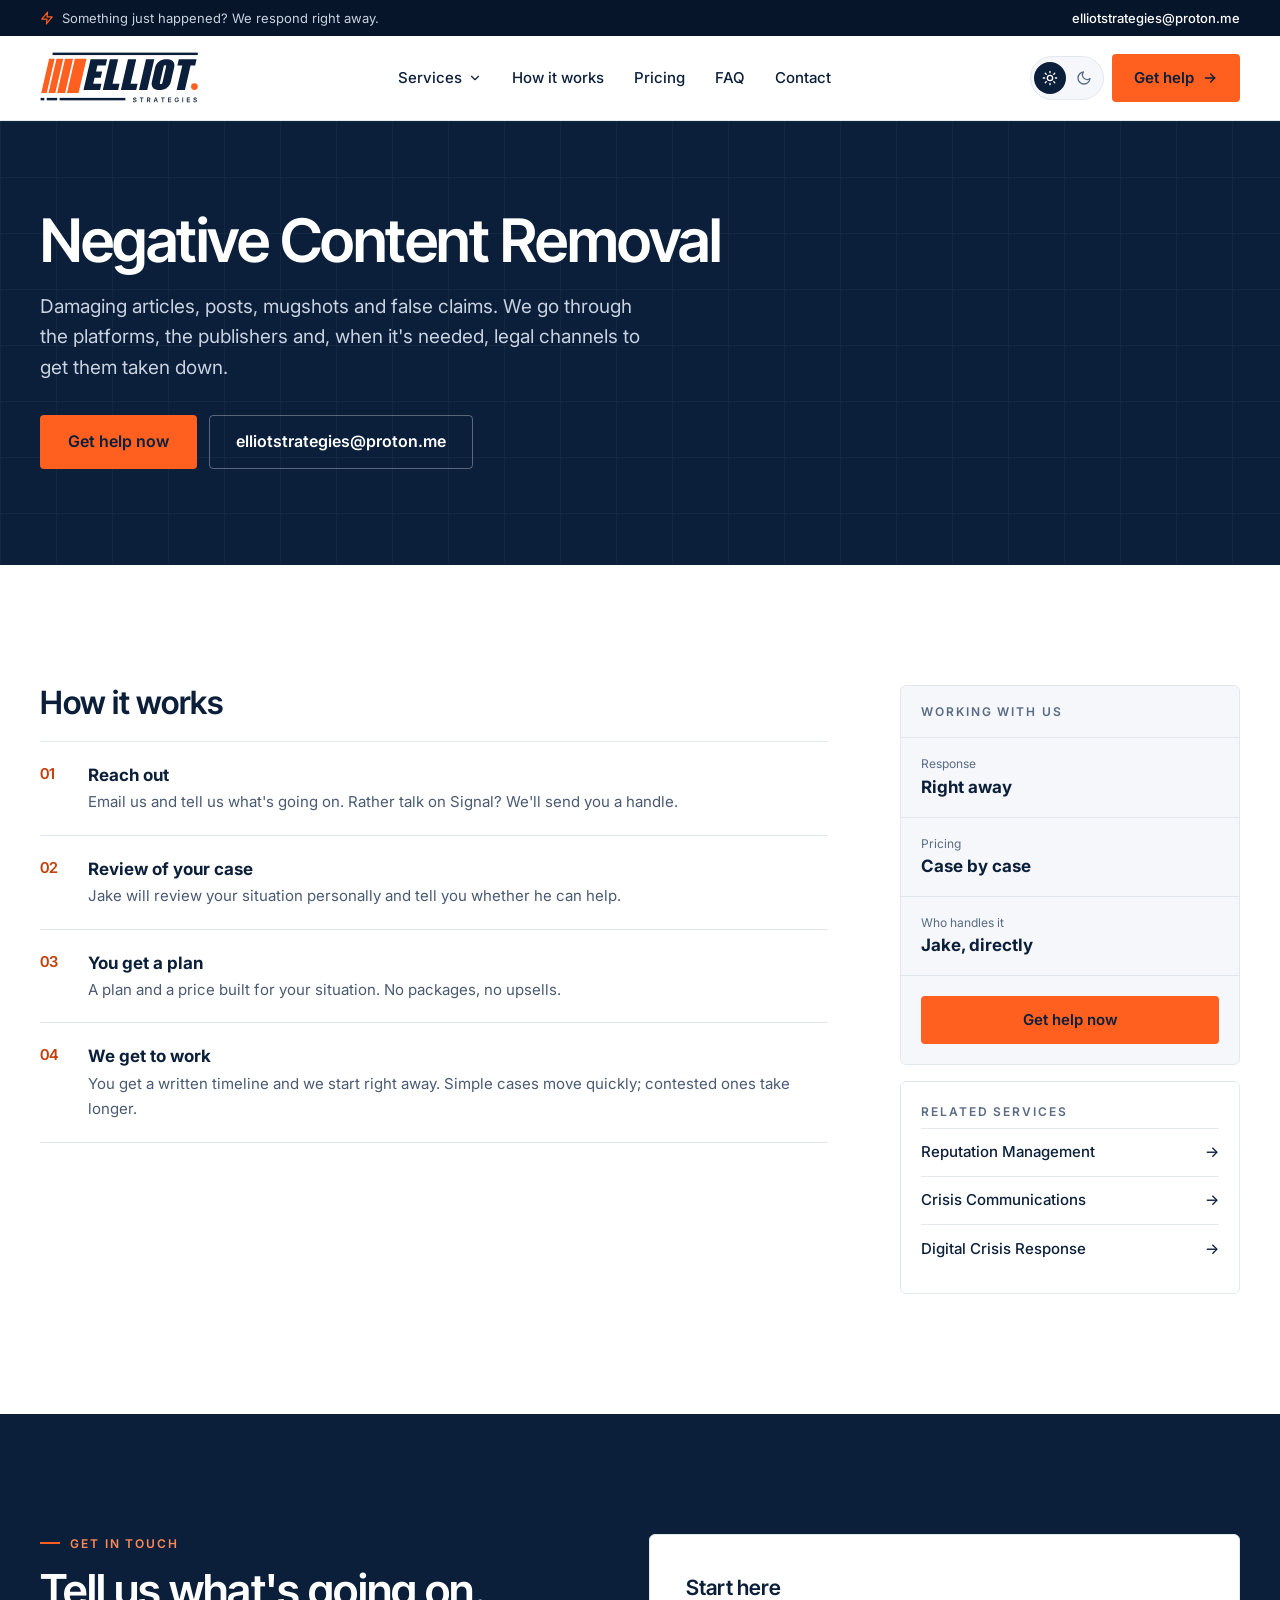
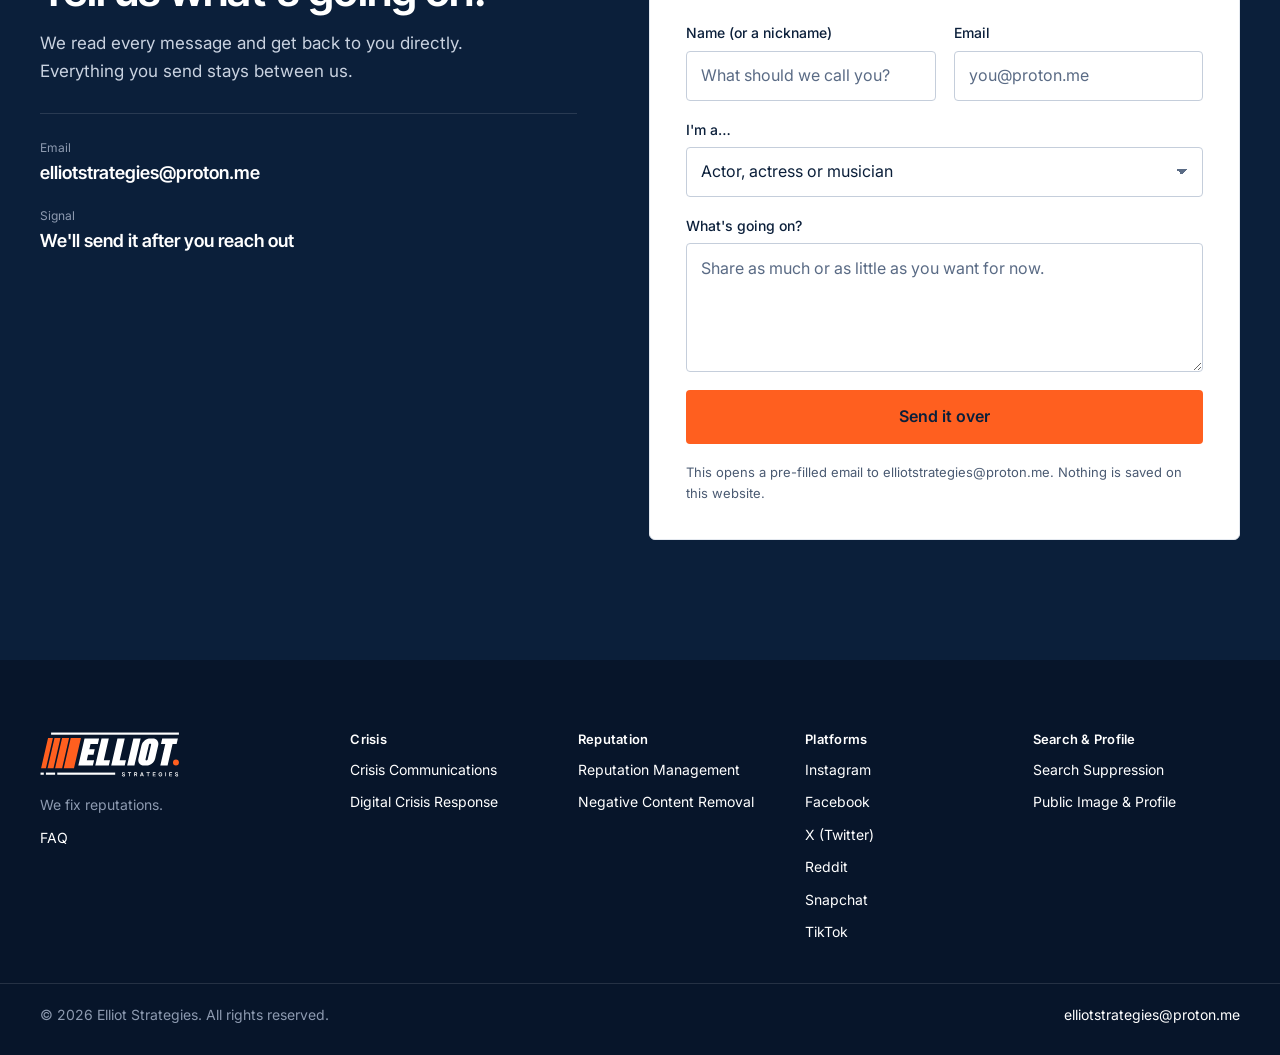
<file: services/negative-content-removal/index.html>
<!doctype html>
<html lang="en" data-theme="day">
<head>
<meta charset="utf-8">
<meta name="viewport" content="width=device-width, initial-scale=1">
<title>Negative Content Removal | Elliot Strategies</title>
<meta name="description" content="Damaging articles, posts, mugshots and false claims. We go through the platforms, the publishers and, when it&#x27;s needed, legal channels to get them taken down.">
<meta name="theme-color" content="#0b1f3a">
<link rel="icon" href="/favicon.svg" type="image/svg+xml">
<link rel="icon" href="/favicon-32.png" sizes="32x32">
<link rel="apple-touch-icon" href="/apple-touch-icon.png">
<meta name="format-detection" content="telephone=no">
<script>try{var t=localStorage.getItem('es-theme');if(t)document.documentElement.setAttribute('data-theme',t);}catch(e){}</script>
<link rel="preconnect" href="https://fonts.googleapis.com">
<link rel="preconnect" href="https://fonts.gstatic.com" crossorigin>
<link rel="stylesheet" href="https://fonts.googleapis.com/css2?family=Inter:wght@400;500;600&family=Inter+Tight:wght@500;600;700&display=swap">
<link rel="stylesheet" href="/assets/style.css?v=202611111113">
</head>
<body>
<a class="skip" href="#main">Skip to content</a>
<div class="util dark"><div class="wrap"><span><svg width="14" height="14" viewBox="0 0 24 24" fill="none" stroke="#ff5f1f" stroke-width="2" stroke-linecap="round" stroke-linejoin="round" aria-hidden="true"><path d="M13 2 3 14h9l-1 8 10-12h-9l1-8z"/></svg>Something just happened? We respond right away.</span><a href="mailto:elliotstrategies@proton.me">elliotstrategies@proton.me</a></div></div>
<header class="site-header">
<div class="wrap bar">
<a class="brand logo" href="/" aria-label="Elliot Strategies home"><img class="logo-day" src="/assets/logo-navy.svg" width="122" height="44" alt="Elliot Strategies"><img class="logo-night" src="/assets/logo-white.svg" width="122" height="44" alt=""></a>
<nav class="nav" aria-label="Primary">
<button type="button" class="nav-btn" aria-expanded="false" aria-controls="mega">Services <svg width="14" height="14" viewBox="0 0 24 24" fill="none" stroke="currentColor" stroke-width="2" stroke-linecap="round" stroke-linejoin="round" aria-hidden="true"><path d="m6 9 6 6 6-6"/></svg></button>
<a href="/#approach">How it works</a>
<a href="/#pricing">Pricing</a>
<a href="/#faq">FAQ</a>
<a href="/#contact">Contact</a>
<a class="btn nav-cta" href="/#contact">Get help <svg width="16" height="16" viewBox="0 0 24 24" fill="none" stroke="currentColor" stroke-width="2" stroke-linecap="round" stroke-linejoin="round" aria-hidden="true"><path d="M5 12h14"/><path d="m13 6 6 6-6 6"/></svg></a>
</nav>
<div class="actions">
<button type="button" class="theme-toggle" aria-pressed="false" aria-label="Switch to night mode"><span class="sun"><svg width="16" height="16" viewBox="0 0 24 24" fill="none" stroke="currentColor" stroke-width="2" stroke-linecap="round" stroke-linejoin="round" aria-hidden="true"><circle cx="12" cy="12" r="4"/><path d="M12 2v2M12 20v2M4.9 4.9l1.4 1.4M17.7 17.7l1.4 1.4M2 12h2M20 12h2M6.3 17.7l-1.4 1.4M19.1 4.9l-1.4 1.4"/></svg></span><span class="moon"><svg width="16" height="16" viewBox="0 0 24 24" fill="none" stroke="currentColor" stroke-width="2" stroke-linecap="round" stroke-linejoin="round" aria-hidden="true"><path d="M21 12.8A9 9 0 1 1 11.2 3a7 7 0 0 0 9.8 9.8z"/></svg></span></button>
<a class="btn" href="/#contact">Get help <svg width="16" height="16" viewBox="0 0 24 24" fill="none" stroke="currentColor" stroke-width="2" stroke-linecap="round" stroke-linejoin="round" aria-hidden="true"><path d="M5 12h14"/><path d="m13 6 6 6-6 6"/></svg></a>
<button type="button" class="menu-toggle" aria-expanded="false" aria-label="Open menu"><svg width="20" height="20" viewBox="0 0 24 24" fill="none" stroke="currentColor" stroke-width="2" stroke-linecap="round" aria-hidden="true"><path d="M4 7h16M4 12h16M4 17h16"/></svg></button>
</div>
</div>
<div id="mega" class="mega">
<div class="wrap mega-grid"><div><h4>Crisis</h4><div class="mega-col"><a href="/services/crisis-communications/"><strong>Crisis Communications</strong><small>What to say (and not say) when something blows up.</small></a><a href="/services/digital-crisis-response/"><strong>Digital Crisis Response</strong><small>Stop it spreading online, fast.</small></a></div></div><div><h4>Reputation</h4><div class="mega-col"><a href="/services/reputation-management/"><strong>Reputation Management</strong><small>Keep what people see and say about you in your favor.</small></a><a href="/services/negative-content-removal/"><strong>Negative Content Removal</strong><small>Get bad articles and posts taken down.</small></a></div></div><div><h4>Platforms</h4><div class="mega-2"><a href="/services/instagram-account-takedown/">Instagram Takedown</a><a href="/services/facebook-account-takedown/">Facebook Takedown</a><a href="/services/x-account-takedown/">X (Twitter) Takedown</a><a href="/services/reddit-account-takedown/">Reddit Takedown</a><a href="/services/snapchat-account-takedown/">Snapchat Takedown</a><a href="/services/tiktok-account-takedown/">TikTok Takedown</a></div></div><div><h4>Search &amp; Profile</h4><div class="mega-col"><a href="/services/search-suppression/"><strong>Search Suppression</strong><small>Push bad results off the first page of Google.</small></a><a href="/services/public-image-and-profile/"><strong>Public Image &amp; Profile</strong><small>Build up the good stuff people find about you.</small></a></div></div>
<div class="feature dark"><div class="eyebrow-o">Need help now?</div><div class="t">Message us and Jake gets back to you right away.</div><p>Prefer Signal? We'll send you a handle.</p><a class="btn" href="mailto:elliotstrategies@proton.me">Get help now</a></div>
</div>
<div class="wrap"><div class="mega-foot"><span>We work with active politicians, city officials, actors, actresses, musicians and business people.</span><a href="/services/">See everything we do →</a></div></div>
</div>
</header>
<main id="main">
<section class="hero svc-hero dark"><div class="wrap">
<h1>Negative Content Removal</h1>
<p class="lead">Damaging articles, posts, mugshots and false claims. We go through the platforms, the publishers and, when it&#x27;s needed, legal channels to get them taken down.</p>
<div class="ctas"><a class="btn btn-lg" href="#contact">Get help now</a><a class="btn-ghost" href="mailto:elliotstrategies@proton.me">elliotstrategies@proton.me</a></div>
</div></section>
<div class="wrap svc-body">
<div class="svc-main"><div><h2>How it works</h2><div class="covers">
<div><span class="num">01</span><div><strong>Reach out</strong><span>Email us and tell us what's going on. Rather talk on Signal? We'll send you a handle.</span></div></div>
<div><span class="num">02</span><div><strong>Review of your case</strong><span>Jake will review your situation personally and tell you whether he can help.</span></div></div>
<div><span class="num">03</span><div><strong>You get a plan</strong><span>A plan and a price built for your situation. No packages, no upsells.</span></div></div>
<div><span class="num">04</span><div><strong>We get to work</strong><span>You get a written timeline and we start right away. Simple cases move quickly; contested ones take longer.</span></div></div>
</div></div></div>
<aside class="side">
<div class="side-box"><div><span class="label">Working with us</span></div><div><small>Response</small><strong>Right away</strong></div><div><small>Pricing</small><strong>Case by case</strong></div><div><small>Who handles it</small><strong>Jake, directly</strong></div><div><a class="btn" href="#contact">Get help now</a></div></div>
<div class="card related"><div class="label">Related services</div><div class="links"><a href="/services/reputation-management/">Reputation Management<span aria-hidden="true">→</span></a><a href="/services/crisis-communications/">Crisis Communications<span aria-hidden="true">→</span></a><a href="/services/digital-crisis-response/">Digital Crisis Response<span aria-hidden="true">→</span></a></div></div>
</aside>
</div>
<section id="contact" class="contact dark">
<div class="wrap contact-in">
<div>
<div class="eyebrow on-dark">Get in touch</div>
<h2>Tell us what's going on.</h2>
<p class="lead">We read every message and get back to you directly. Everything you send stays between us.</p>
<div class="channels">
<div><small>Email</small><a href="mailto:elliotstrategies@proton.me">elliotstrategies@proton.me</a></div>
<div><small>Signal</small><strong>We'll send it after you reach out</strong></div>
</div>
</div>
<form class="inquiry">
<div class="t">Start here</div>
<div class="fields">
<label>Name (or a nickname)<input type="text" name="name" placeholder="What should we call you?" required></label>
<label>Email<input type="email" name="email" placeholder="you@proton.me" required></label>
</div>
<label>I'm a…<select name="role"><option>Actor, actress or musician</option><option>Politician</option><option>City official</option><option>Business owner or executive</option><option>Other public figure</option><option>Reaching out for someone else</option></select></label>
<label>What's going on?<textarea name="overview" rows="4" placeholder="Share as much or as little as you want for now."></textarea></label>
<button type="submit" class="btn btn-lg">Send it over</button>
<p class="note">This opens a pre-filled email to elliotstrategies@proton.me. Nothing is saved on this website.</p>
</form>
</div>
</section>

</main>
<footer class="footer dark">
<div class="wrap foot-grid"><div><a class="brand logo" href="/" aria-label="Elliot Strategies home"><img src="/assets/logo-white.svg" width="133" height="48" alt="Elliot Strategies"></a><p class="foot-tag">We fix reputations.</p><a href="/#faq">FAQ</a></div><div><h5>Crisis</h5><a href="/services/crisis-communications/">Crisis Communications</a><a href="/services/digital-crisis-response/">Digital Crisis Response</a></div><div><h5>Reputation</h5><a href="/services/reputation-management/">Reputation Management</a><a href="/services/negative-content-removal/">Negative Content Removal</a></div><div><h5>Platforms</h5><a href="/services/instagram-account-takedown/">Instagram</a><a href="/services/facebook-account-takedown/">Facebook</a><a href="/services/x-account-takedown/">X (Twitter)</a><a href="/services/reddit-account-takedown/">Reddit</a><a href="/services/snapchat-account-takedown/">Snapchat</a><a href="/services/tiktok-account-takedown/">TikTok</a></div><div><h5>Search &amp; Profile</h5><a href="/services/search-suppression/">Search Suppression</a><a href="/services/public-image-and-profile/">Public Image &amp; Profile</a></div></div>
<div class="wrap foot-bar"><span>© 2026 Elliot Strategies. All rights reserved.</span><a href="mailto:elliotstrategies@proton.me">elliotstrategies@proton.me</a></div>
</footer>
<script src="/assets/site.js?v=202611111113"></script>
</body>
</html>
</file>
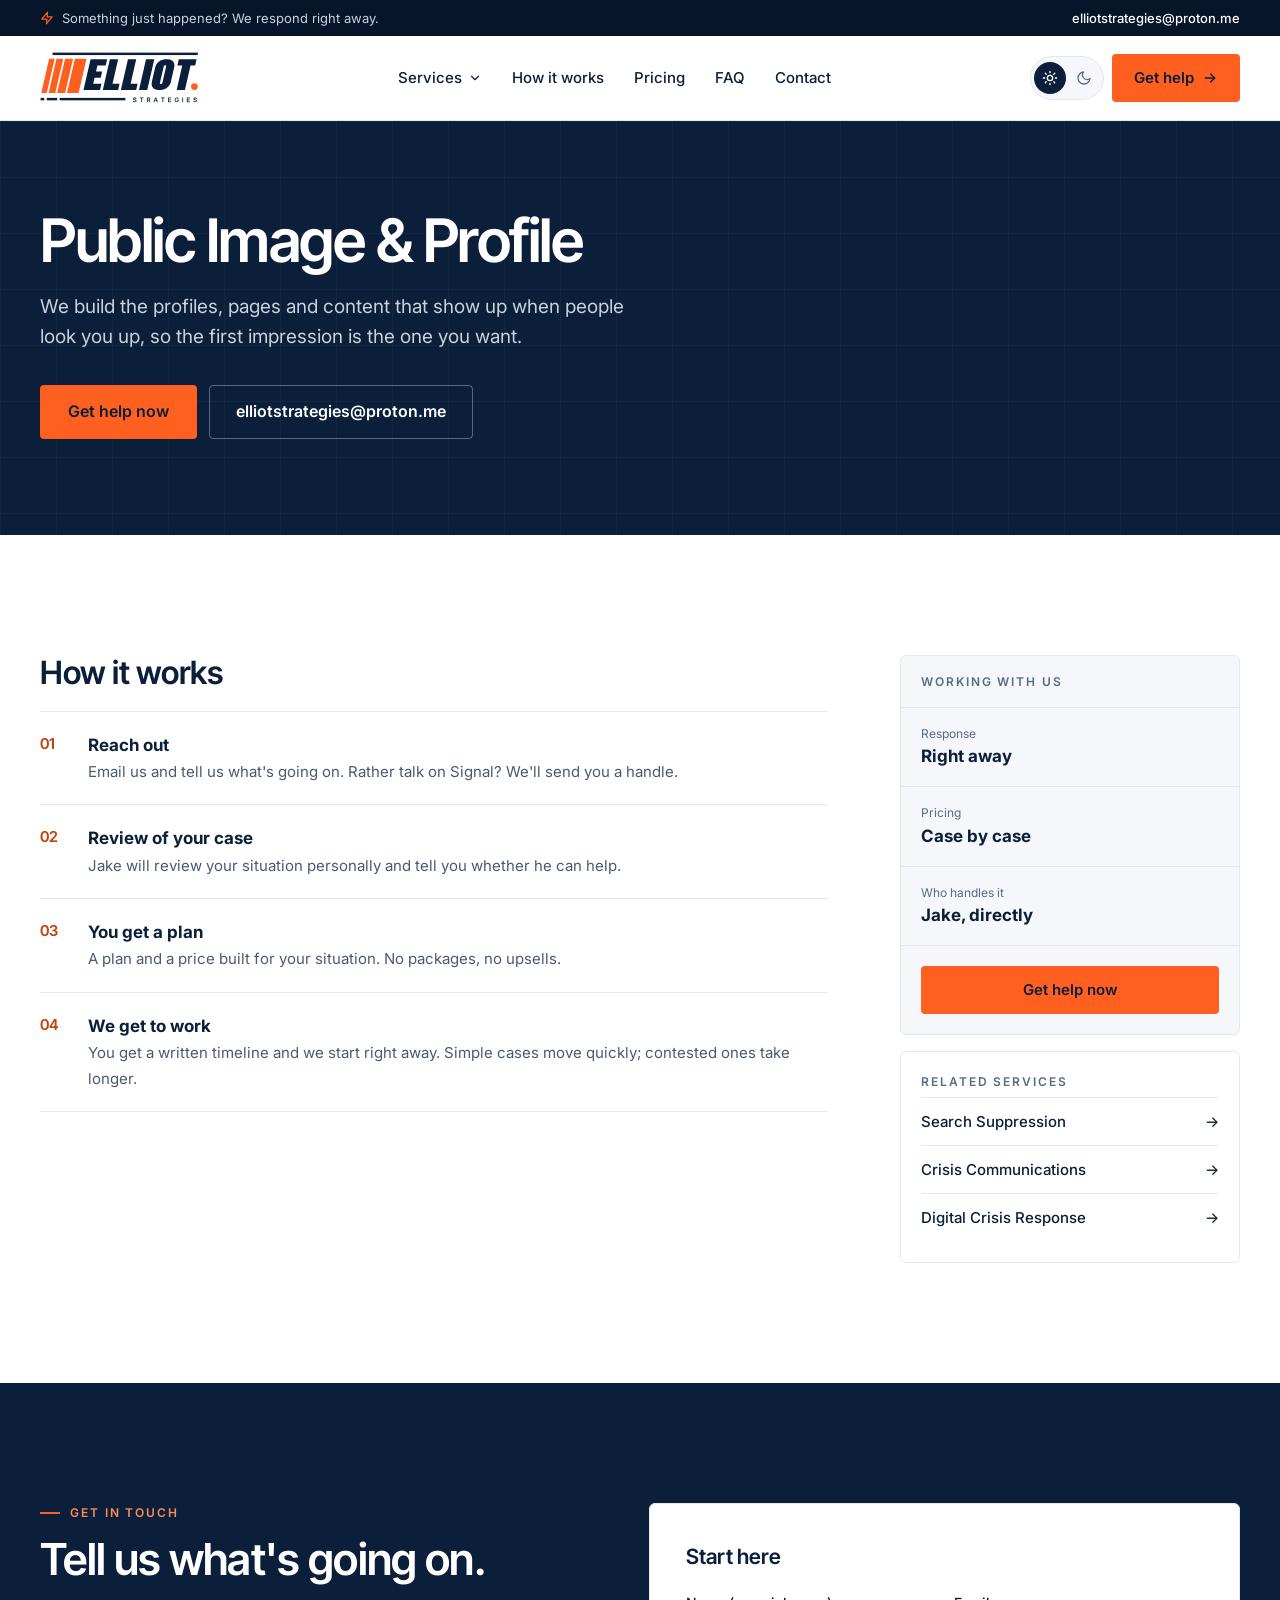
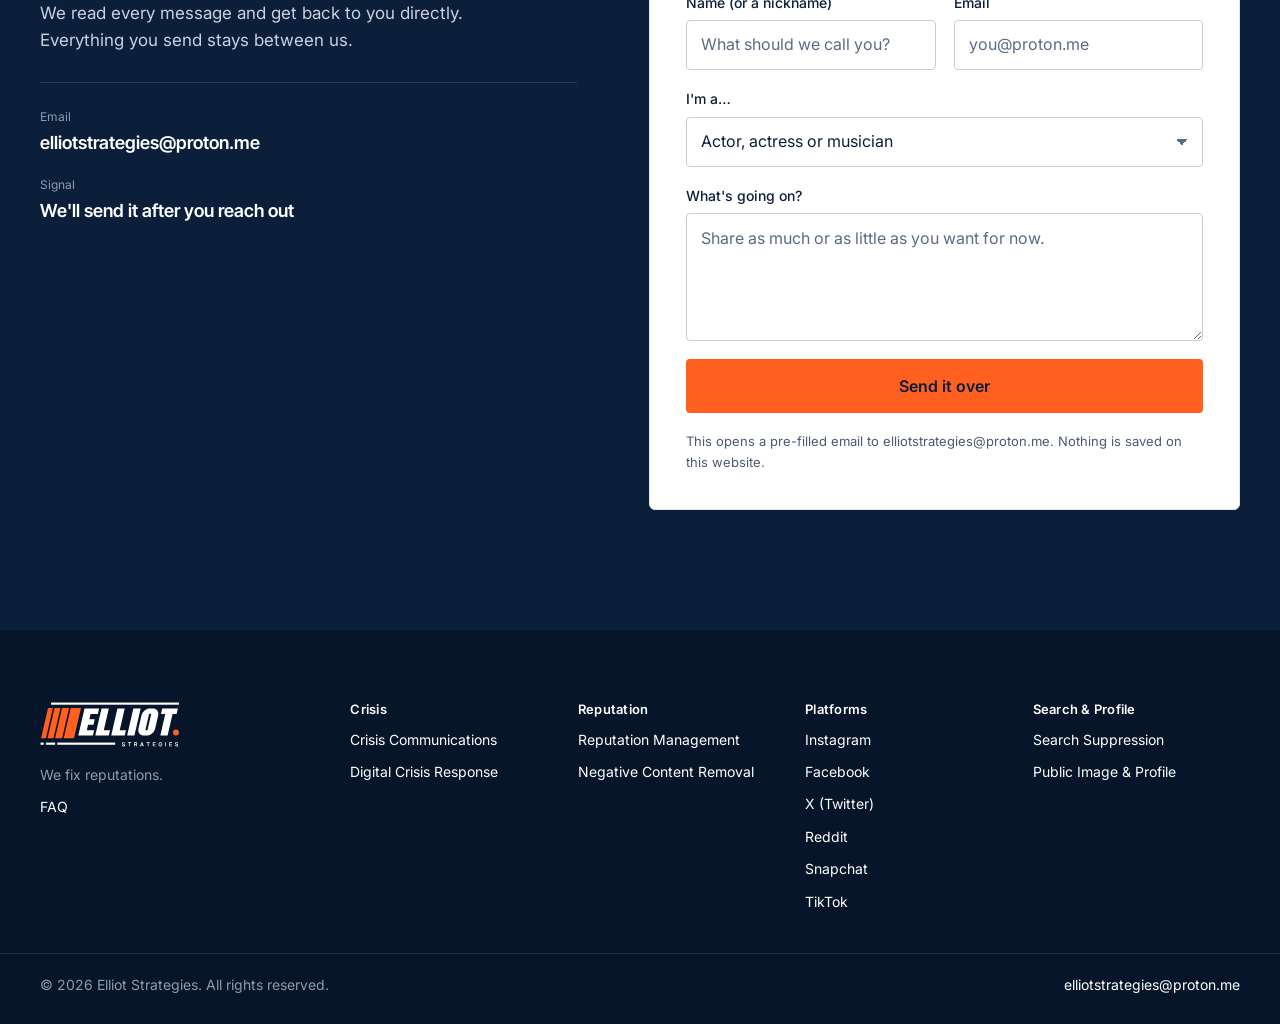
<file: services/public-image-and-profile/index.html>
<!doctype html>
<html lang="en" data-theme="day">
<head>
<meta charset="utf-8">
<meta name="viewport" content="width=device-width, initial-scale=1">
<title>Public Image &amp; Profile | Elliot Strategies</title>
<meta name="description" content="We build the profiles, pages and content that show up when people look you up, so the first impression is the one you want.">
<meta name="theme-color" content="#0b1f3a">
<link rel="icon" href="/favicon.svg" type="image/svg+xml">
<link rel="icon" href="/favicon-32.png" sizes="32x32">
<link rel="apple-touch-icon" href="/apple-touch-icon.png">
<meta name="format-detection" content="telephone=no">
<script>try{var t=localStorage.getItem('es-theme');if(t)document.documentElement.setAttribute('data-theme',t);}catch(e){}</script>
<link rel="preconnect" href="https://fonts.googleapis.com">
<link rel="preconnect" href="https://fonts.gstatic.com" crossorigin>
<link rel="stylesheet" href="https://fonts.googleapis.com/css2?family=Inter:wght@400;500;600&family=Inter+Tight:wght@500;600;700&display=swap">
<link rel="stylesheet" href="/assets/style.css?v=202611111113">
</head>
<body>
<a class="skip" href="#main">Skip to content</a>
<div class="util dark"><div class="wrap"><span><svg width="14" height="14" viewBox="0 0 24 24" fill="none" stroke="#ff5f1f" stroke-width="2" stroke-linecap="round" stroke-linejoin="round" aria-hidden="true"><path d="M13 2 3 14h9l-1 8 10-12h-9l1-8z"/></svg>Something just happened? We respond right away.</span><a href="mailto:elliotstrategies@proton.me">elliotstrategies@proton.me</a></div></div>
<header class="site-header">
<div class="wrap bar">
<a class="brand logo" href="/" aria-label="Elliot Strategies home"><img class="logo-day" src="/assets/logo-navy.svg" width="122" height="44" alt="Elliot Strategies"><img class="logo-night" src="/assets/logo-white.svg" width="122" height="44" alt=""></a>
<nav class="nav" aria-label="Primary">
<button type="button" class="nav-btn" aria-expanded="false" aria-controls="mega">Services <svg width="14" height="14" viewBox="0 0 24 24" fill="none" stroke="currentColor" stroke-width="2" stroke-linecap="round" stroke-linejoin="round" aria-hidden="true"><path d="m6 9 6 6 6-6"/></svg></button>
<a href="/#approach">How it works</a>
<a href="/#pricing">Pricing</a>
<a href="/#faq">FAQ</a>
<a href="/#contact">Contact</a>
<a class="btn nav-cta" href="/#contact">Get help <svg width="16" height="16" viewBox="0 0 24 24" fill="none" stroke="currentColor" stroke-width="2" stroke-linecap="round" stroke-linejoin="round" aria-hidden="true"><path d="M5 12h14"/><path d="m13 6 6 6-6 6"/></svg></a>
</nav>
<div class="actions">
<button type="button" class="theme-toggle" aria-pressed="false" aria-label="Switch to night mode"><span class="sun"><svg width="16" height="16" viewBox="0 0 24 24" fill="none" stroke="currentColor" stroke-width="2" stroke-linecap="round" stroke-linejoin="round" aria-hidden="true"><circle cx="12" cy="12" r="4"/><path d="M12 2v2M12 20v2M4.9 4.9l1.4 1.4M17.7 17.7l1.4 1.4M2 12h2M20 12h2M6.3 17.7l-1.4 1.4M19.1 4.9l-1.4 1.4"/></svg></span><span class="moon"><svg width="16" height="16" viewBox="0 0 24 24" fill="none" stroke="currentColor" stroke-width="2" stroke-linecap="round" stroke-linejoin="round" aria-hidden="true"><path d="M21 12.8A9 9 0 1 1 11.2 3a7 7 0 0 0 9.8 9.8z"/></svg></span></button>
<a class="btn" href="/#contact">Get help <svg width="16" height="16" viewBox="0 0 24 24" fill="none" stroke="currentColor" stroke-width="2" stroke-linecap="round" stroke-linejoin="round" aria-hidden="true"><path d="M5 12h14"/><path d="m13 6 6 6-6 6"/></svg></a>
<button type="button" class="menu-toggle" aria-expanded="false" aria-label="Open menu"><svg width="20" height="20" viewBox="0 0 24 24" fill="none" stroke="currentColor" stroke-width="2" stroke-linecap="round" aria-hidden="true"><path d="M4 7h16M4 12h16M4 17h16"/></svg></button>
</div>
</div>
<div id="mega" class="mega">
<div class="wrap mega-grid"><div><h4>Crisis</h4><div class="mega-col"><a href="/services/crisis-communications/"><strong>Crisis Communications</strong><small>What to say (and not say) when something blows up.</small></a><a href="/services/digital-crisis-response/"><strong>Digital Crisis Response</strong><small>Stop it spreading online, fast.</small></a></div></div><div><h4>Reputation</h4><div class="mega-col"><a href="/services/reputation-management/"><strong>Reputation Management</strong><small>Keep what people see and say about you in your favor.</small></a><a href="/services/negative-content-removal/"><strong>Negative Content Removal</strong><small>Get bad articles and posts taken down.</small></a></div></div><div><h4>Platforms</h4><div class="mega-2"><a href="/services/instagram-account-takedown/">Instagram Takedown</a><a href="/services/facebook-account-takedown/">Facebook Takedown</a><a href="/services/x-account-takedown/">X (Twitter) Takedown</a><a href="/services/reddit-account-takedown/">Reddit Takedown</a><a href="/services/snapchat-account-takedown/">Snapchat Takedown</a><a href="/services/tiktok-account-takedown/">TikTok Takedown</a></div></div><div><h4>Search &amp; Profile</h4><div class="mega-col"><a href="/services/search-suppression/"><strong>Search Suppression</strong><small>Push bad results off the first page of Google.</small></a><a href="/services/public-image-and-profile/"><strong>Public Image &amp; Profile</strong><small>Build up the good stuff people find about you.</small></a></div></div>
<div class="feature dark"><div class="eyebrow-o">Need help now?</div><div class="t">Message us and Jake gets back to you right away.</div><p>Prefer Signal? We'll send you a handle.</p><a class="btn" href="mailto:elliotstrategies@proton.me">Get help now</a></div>
</div>
<div class="wrap"><div class="mega-foot"><span>We work with active politicians, city officials, actors, actresses, musicians and business people.</span><a href="/services/">See everything we do →</a></div></div>
</div>
</header>
<main id="main">
<section class="hero svc-hero dark"><div class="wrap">
<h1>Public Image &amp; Profile</h1>
<p class="lead">We build the profiles, pages and content that show up when people look you up, so the first impression is the one you want.</p>
<div class="ctas"><a class="btn btn-lg" href="#contact">Get help now</a><a class="btn-ghost" href="mailto:elliotstrategies@proton.me">elliotstrategies@proton.me</a></div>
</div></section>
<div class="wrap svc-body">
<div class="svc-main"><div><h2>How it works</h2><div class="covers">
<div><span class="num">01</span><div><strong>Reach out</strong><span>Email us and tell us what's going on. Rather talk on Signal? We'll send you a handle.</span></div></div>
<div><span class="num">02</span><div><strong>Review of your case</strong><span>Jake will review your situation personally and tell you whether he can help.</span></div></div>
<div><span class="num">03</span><div><strong>You get a plan</strong><span>A plan and a price built for your situation. No packages, no upsells.</span></div></div>
<div><span class="num">04</span><div><strong>We get to work</strong><span>You get a written timeline and we start right away. Simple cases move quickly; contested ones take longer.</span></div></div>
</div></div></div>
<aside class="side">
<div class="side-box"><div><span class="label">Working with us</span></div><div><small>Response</small><strong>Right away</strong></div><div><small>Pricing</small><strong>Case by case</strong></div><div><small>Who handles it</small><strong>Jake, directly</strong></div><div><a class="btn" href="#contact">Get help now</a></div></div>
<div class="card related"><div class="label">Related services</div><div class="links"><a href="/services/search-suppression/">Search Suppression<span aria-hidden="true">→</span></a><a href="/services/crisis-communications/">Crisis Communications<span aria-hidden="true">→</span></a><a href="/services/digital-crisis-response/">Digital Crisis Response<span aria-hidden="true">→</span></a></div></div>
</aside>
</div>
<section id="contact" class="contact dark">
<div class="wrap contact-in">
<div>
<div class="eyebrow on-dark">Get in touch</div>
<h2>Tell us what's going on.</h2>
<p class="lead">We read every message and get back to you directly. Everything you send stays between us.</p>
<div class="channels">
<div><small>Email</small><a href="mailto:elliotstrategies@proton.me">elliotstrategies@proton.me</a></div>
<div><small>Signal</small><strong>We'll send it after you reach out</strong></div>
</div>
</div>
<form class="inquiry">
<div class="t">Start here</div>
<div class="fields">
<label>Name (or a nickname)<input type="text" name="name" placeholder="What should we call you?" required></label>
<label>Email<input type="email" name="email" placeholder="you@proton.me" required></label>
</div>
<label>I'm a…<select name="role"><option>Actor, actress or musician</option><option>Politician</option><option>City official</option><option>Business owner or executive</option><option>Other public figure</option><option>Reaching out for someone else</option></select></label>
<label>What's going on?<textarea name="overview" rows="4" placeholder="Share as much or as little as you want for now."></textarea></label>
<button type="submit" class="btn btn-lg">Send it over</button>
<p class="note">This opens a pre-filled email to elliotstrategies@proton.me. Nothing is saved on this website.</p>
</form>
</div>
</section>

</main>
<footer class="footer dark">
<div class="wrap foot-grid"><div><a class="brand logo" href="/" aria-label="Elliot Strategies home"><img src="/assets/logo-white.svg" width="133" height="48" alt="Elliot Strategies"></a><p class="foot-tag">We fix reputations.</p><a href="/#faq">FAQ</a></div><div><h5>Crisis</h5><a href="/services/crisis-communications/">Crisis Communications</a><a href="/services/digital-crisis-response/">Digital Crisis Response</a></div><div><h5>Reputation</h5><a href="/services/reputation-management/">Reputation Management</a><a href="/services/negative-content-removal/">Negative Content Removal</a></div><div><h5>Platforms</h5><a href="/services/instagram-account-takedown/">Instagram</a><a href="/services/facebook-account-takedown/">Facebook</a><a href="/services/x-account-takedown/">X (Twitter)</a><a href="/services/reddit-account-takedown/">Reddit</a><a href="/services/snapchat-account-takedown/">Snapchat</a><a href="/services/tiktok-account-takedown/">TikTok</a></div><div><h5>Search &amp; Profile</h5><a href="/services/search-suppression/">Search Suppression</a><a href="/services/public-image-and-profile/">Public Image &amp; Profile</a></div></div>
<div class="wrap foot-bar"><span>© 2026 Elliot Strategies. All rights reserved.</span><a href="mailto:elliotstrategies@proton.me">elliotstrategies@proton.me</a></div>
</footer>
<script src="/assets/site.js?v=202611111113"></script>
</body>
</html>
</file>
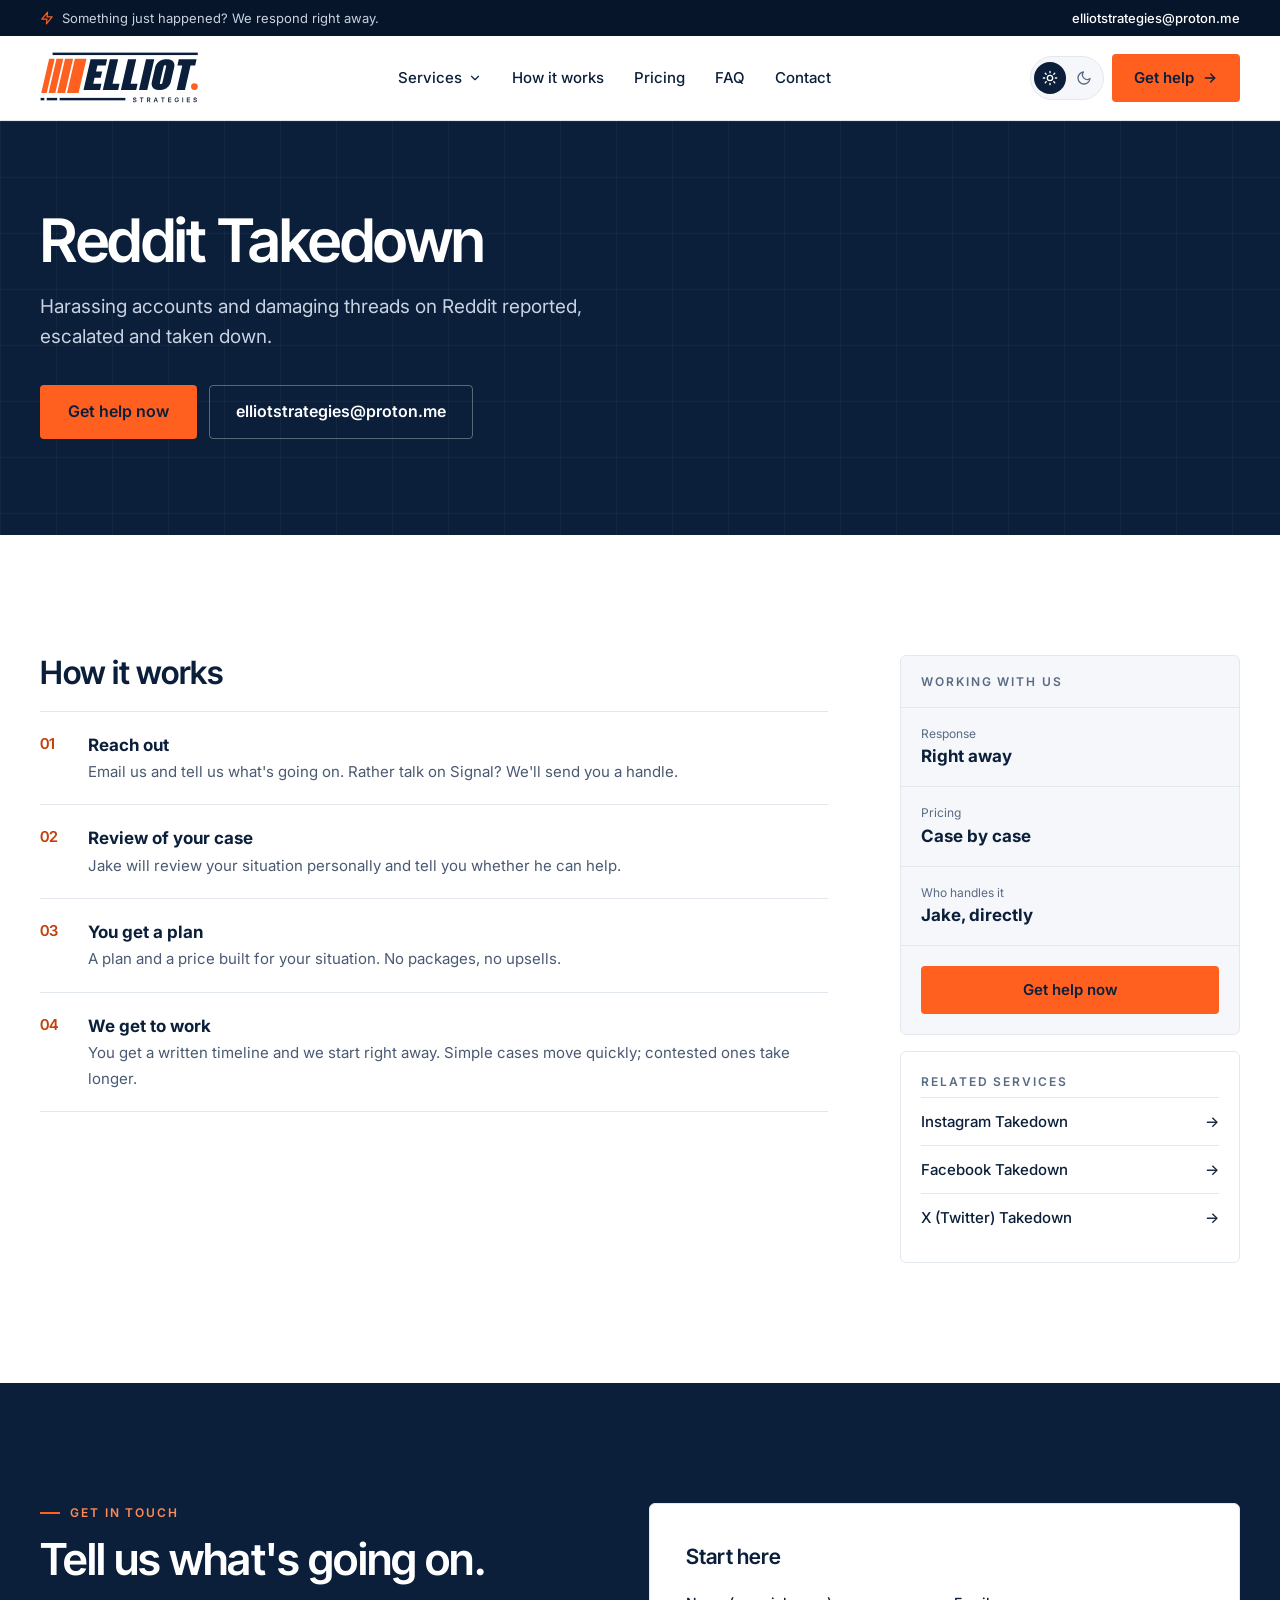
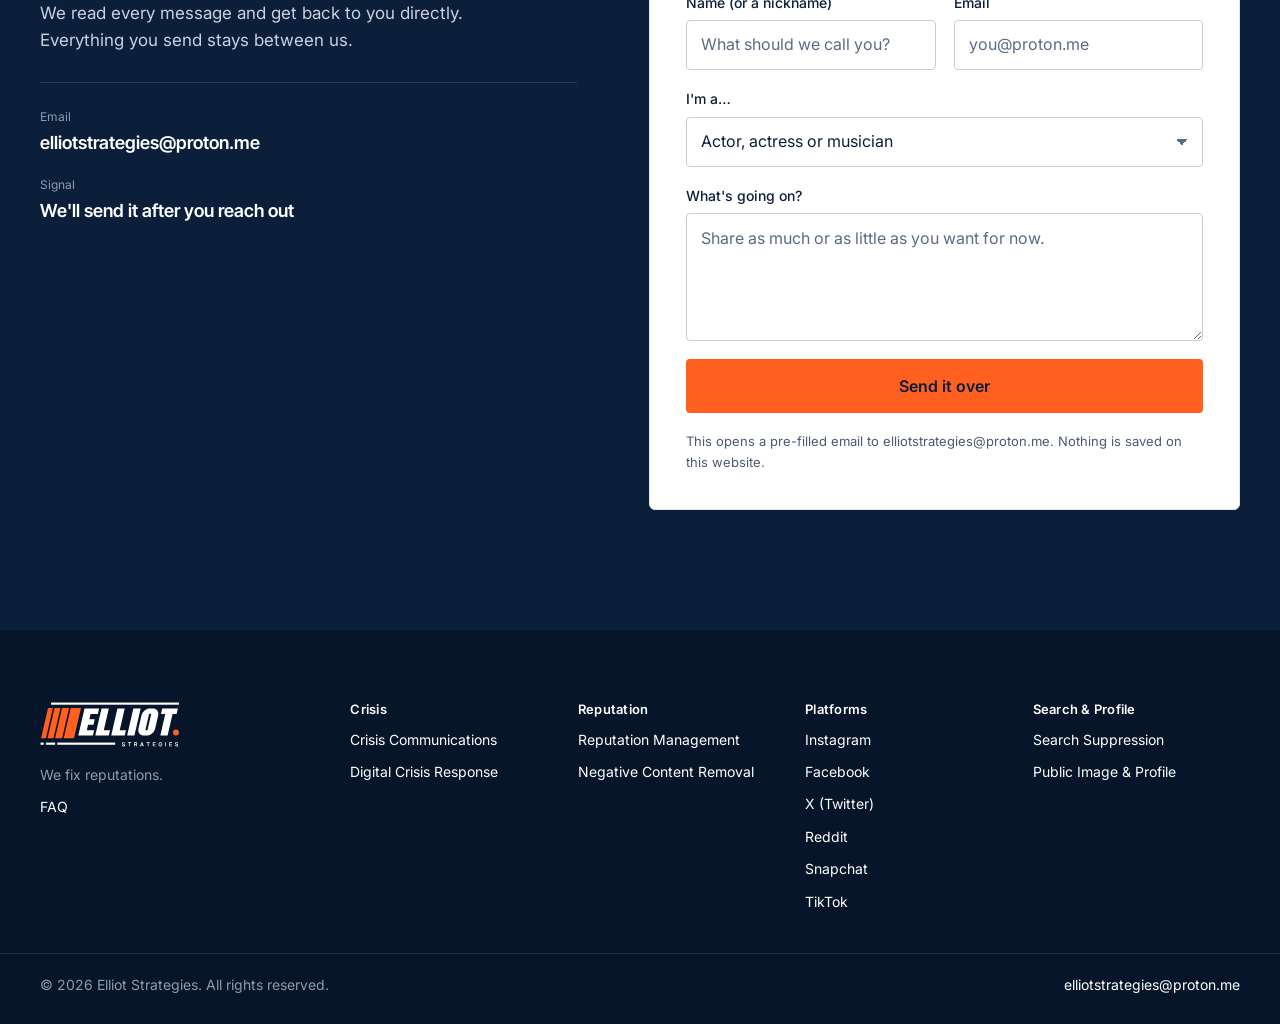
<file: services/reddit-account-takedown/index.html>
<!doctype html>
<html lang="en" data-theme="day">
<head>
<meta charset="utf-8">
<meta name="viewport" content="width=device-width, initial-scale=1">
<title>Reddit Takedown | Elliot Strategies</title>
<meta name="description" content="Harassing accounts and damaging threads on Reddit reported, escalated and taken down.">
<meta name="theme-color" content="#0b1f3a">
<link rel="icon" href="/favicon.svg" type="image/svg+xml">
<link rel="icon" href="/favicon-32.png" sizes="32x32">
<link rel="apple-touch-icon" href="/apple-touch-icon.png">
<meta name="format-detection" content="telephone=no">
<script>try{var t=localStorage.getItem('es-theme');if(t)document.documentElement.setAttribute('data-theme',t);}catch(e){}</script>
<link rel="preconnect" href="https://fonts.googleapis.com">
<link rel="preconnect" href="https://fonts.gstatic.com" crossorigin>
<link rel="stylesheet" href="https://fonts.googleapis.com/css2?family=Inter:wght@400;500;600&family=Inter+Tight:wght@500;600;700&display=swap">
<link rel="stylesheet" href="/assets/style.css?v=202611111113">
</head>
<body>
<a class="skip" href="#main">Skip to content</a>
<div class="util dark"><div class="wrap"><span><svg width="14" height="14" viewBox="0 0 24 24" fill="none" stroke="#ff5f1f" stroke-width="2" stroke-linecap="round" stroke-linejoin="round" aria-hidden="true"><path d="M13 2 3 14h9l-1 8 10-12h-9l1-8z"/></svg>Something just happened? We respond right away.</span><a href="mailto:elliotstrategies@proton.me">elliotstrategies@proton.me</a></div></div>
<header class="site-header">
<div class="wrap bar">
<a class="brand logo" href="/" aria-label="Elliot Strategies home"><img class="logo-day" src="/assets/logo-navy.svg" width="122" height="44" alt="Elliot Strategies"><img class="logo-night" src="/assets/logo-white.svg" width="122" height="44" alt=""></a>
<nav class="nav" aria-label="Primary">
<button type="button" class="nav-btn" aria-expanded="false" aria-controls="mega">Services <svg width="14" height="14" viewBox="0 0 24 24" fill="none" stroke="currentColor" stroke-width="2" stroke-linecap="round" stroke-linejoin="round" aria-hidden="true"><path d="m6 9 6 6 6-6"/></svg></button>
<a href="/#approach">How it works</a>
<a href="/#pricing">Pricing</a>
<a href="/#faq">FAQ</a>
<a href="/#contact">Contact</a>
<a class="btn nav-cta" href="/#contact">Get help <svg width="16" height="16" viewBox="0 0 24 24" fill="none" stroke="currentColor" stroke-width="2" stroke-linecap="round" stroke-linejoin="round" aria-hidden="true"><path d="M5 12h14"/><path d="m13 6 6 6-6 6"/></svg></a>
</nav>
<div class="actions">
<button type="button" class="theme-toggle" aria-pressed="false" aria-label="Switch to night mode"><span class="sun"><svg width="16" height="16" viewBox="0 0 24 24" fill="none" stroke="currentColor" stroke-width="2" stroke-linecap="round" stroke-linejoin="round" aria-hidden="true"><circle cx="12" cy="12" r="4"/><path d="M12 2v2M12 20v2M4.9 4.9l1.4 1.4M17.7 17.7l1.4 1.4M2 12h2M20 12h2M6.3 17.7l-1.4 1.4M19.1 4.9l-1.4 1.4"/></svg></span><span class="moon"><svg width="16" height="16" viewBox="0 0 24 24" fill="none" stroke="currentColor" stroke-width="2" stroke-linecap="round" stroke-linejoin="round" aria-hidden="true"><path d="M21 12.8A9 9 0 1 1 11.2 3a7 7 0 0 0 9.8 9.8z"/></svg></span></button>
<a class="btn" href="/#contact">Get help <svg width="16" height="16" viewBox="0 0 24 24" fill="none" stroke="currentColor" stroke-width="2" stroke-linecap="round" stroke-linejoin="round" aria-hidden="true"><path d="M5 12h14"/><path d="m13 6 6 6-6 6"/></svg></a>
<button type="button" class="menu-toggle" aria-expanded="false" aria-label="Open menu"><svg width="20" height="20" viewBox="0 0 24 24" fill="none" stroke="currentColor" stroke-width="2" stroke-linecap="round" aria-hidden="true"><path d="M4 7h16M4 12h16M4 17h16"/></svg></button>
</div>
</div>
<div id="mega" class="mega">
<div class="wrap mega-grid"><div><h4>Crisis</h4><div class="mega-col"><a href="/services/crisis-communications/"><strong>Crisis Communications</strong><small>What to say (and not say) when something blows up.</small></a><a href="/services/digital-crisis-response/"><strong>Digital Crisis Response</strong><small>Stop it spreading online, fast.</small></a></div></div><div><h4>Reputation</h4><div class="mega-col"><a href="/services/reputation-management/"><strong>Reputation Management</strong><small>Keep what people see and say about you in your favor.</small></a><a href="/services/negative-content-removal/"><strong>Negative Content Removal</strong><small>Get bad articles and posts taken down.</small></a></div></div><div><h4>Platforms</h4><div class="mega-2"><a href="/services/instagram-account-takedown/">Instagram Takedown</a><a href="/services/facebook-account-takedown/">Facebook Takedown</a><a href="/services/x-account-takedown/">X (Twitter) Takedown</a><a href="/services/reddit-account-takedown/">Reddit Takedown</a><a href="/services/snapchat-account-takedown/">Snapchat Takedown</a><a href="/services/tiktok-account-takedown/">TikTok Takedown</a></div></div><div><h4>Search &amp; Profile</h4><div class="mega-col"><a href="/services/search-suppression/"><strong>Search Suppression</strong><small>Push bad results off the first page of Google.</small></a><a href="/services/public-image-and-profile/"><strong>Public Image &amp; Profile</strong><small>Build up the good stuff people find about you.</small></a></div></div>
<div class="feature dark"><div class="eyebrow-o">Need help now?</div><div class="t">Message us and Jake gets back to you right away.</div><p>Prefer Signal? We'll send you a handle.</p><a class="btn" href="mailto:elliotstrategies@proton.me">Get help now</a></div>
</div>
<div class="wrap"><div class="mega-foot"><span>We work with active politicians, city officials, actors, actresses, musicians and business people.</span><a href="/services/">See everything we do →</a></div></div>
</div>
</header>
<main id="main">
<section class="hero svc-hero dark"><div class="wrap">
<h1>Reddit Takedown</h1>
<p class="lead">Harassing accounts and damaging threads on Reddit reported, escalated and taken down.</p>
<div class="ctas"><a class="btn btn-lg" href="#contact">Get help now</a><a class="btn-ghost" href="mailto:elliotstrategies@proton.me">elliotstrategies@proton.me</a></div>
</div></section>
<div class="wrap svc-body">
<div class="svc-main"><div><h2>How it works</h2><div class="covers">
<div><span class="num">01</span><div><strong>Reach out</strong><span>Email us and tell us what's going on. Rather talk on Signal? We'll send you a handle.</span></div></div>
<div><span class="num">02</span><div><strong>Review of your case</strong><span>Jake will review your situation personally and tell you whether he can help.</span></div></div>
<div><span class="num">03</span><div><strong>You get a plan</strong><span>A plan and a price built for your situation. No packages, no upsells.</span></div></div>
<div><span class="num">04</span><div><strong>We get to work</strong><span>You get a written timeline and we start right away. Simple cases move quickly; contested ones take longer.</span></div></div>
</div></div></div>
<aside class="side">
<div class="side-box"><div><span class="label">Working with us</span></div><div><small>Response</small><strong>Right away</strong></div><div><small>Pricing</small><strong>Case by case</strong></div><div><small>Who handles it</small><strong>Jake, directly</strong></div><div><a class="btn" href="#contact">Get help now</a></div></div>
<div class="card related"><div class="label">Related services</div><div class="links"><a href="/services/instagram-account-takedown/">Instagram Takedown<span aria-hidden="true">→</span></a><a href="/services/facebook-account-takedown/">Facebook Takedown<span aria-hidden="true">→</span></a><a href="/services/x-account-takedown/">X (Twitter) Takedown<span aria-hidden="true">→</span></a></div></div>
</aside>
</div>
<section id="contact" class="contact dark">
<div class="wrap contact-in">
<div>
<div class="eyebrow on-dark">Get in touch</div>
<h2>Tell us what's going on.</h2>
<p class="lead">We read every message and get back to you directly. Everything you send stays between us.</p>
<div class="channels">
<div><small>Email</small><a href="mailto:elliotstrategies@proton.me">elliotstrategies@proton.me</a></div>
<div><small>Signal</small><strong>We'll send it after you reach out</strong></div>
</div>
</div>
<form class="inquiry">
<div class="t">Start here</div>
<div class="fields">
<label>Name (or a nickname)<input type="text" name="name" placeholder="What should we call you?" required></label>
<label>Email<input type="email" name="email" placeholder="you@proton.me" required></label>
</div>
<label>I'm a…<select name="role"><option>Actor, actress or musician</option><option>Politician</option><option>City official</option><option>Business owner or executive</option><option>Other public figure</option><option>Reaching out for someone else</option></select></label>
<label>What's going on?<textarea name="overview" rows="4" placeholder="Share as much or as little as you want for now."></textarea></label>
<button type="submit" class="btn btn-lg">Send it over</button>
<p class="note">This opens a pre-filled email to elliotstrategies@proton.me. Nothing is saved on this website.</p>
</form>
</div>
</section>

</main>
<footer class="footer dark">
<div class="wrap foot-grid"><div><a class="brand logo" href="/" aria-label="Elliot Strategies home"><img src="/assets/logo-white.svg" width="133" height="48" alt="Elliot Strategies"></a><p class="foot-tag">We fix reputations.</p><a href="/#faq">FAQ</a></div><div><h5>Crisis</h5><a href="/services/crisis-communications/">Crisis Communications</a><a href="/services/digital-crisis-response/">Digital Crisis Response</a></div><div><h5>Reputation</h5><a href="/services/reputation-management/">Reputation Management</a><a href="/services/negative-content-removal/">Negative Content Removal</a></div><div><h5>Platforms</h5><a href="/services/instagram-account-takedown/">Instagram</a><a href="/services/facebook-account-takedown/">Facebook</a><a href="/services/x-account-takedown/">X (Twitter)</a><a href="/services/reddit-account-takedown/">Reddit</a><a href="/services/snapchat-account-takedown/">Snapchat</a><a href="/services/tiktok-account-takedown/">TikTok</a></div><div><h5>Search &amp; Profile</h5><a href="/services/search-suppression/">Search Suppression</a><a href="/services/public-image-and-profile/">Public Image &amp; Profile</a></div></div>
<div class="wrap foot-bar"><span>© 2026 Elliot Strategies. All rights reserved.</span><a href="mailto:elliotstrategies@proton.me">elliotstrategies@proton.me</a></div>
</footer>
<script src="/assets/site.js?v=202611111113"></script>
</body>
</html>
</file>
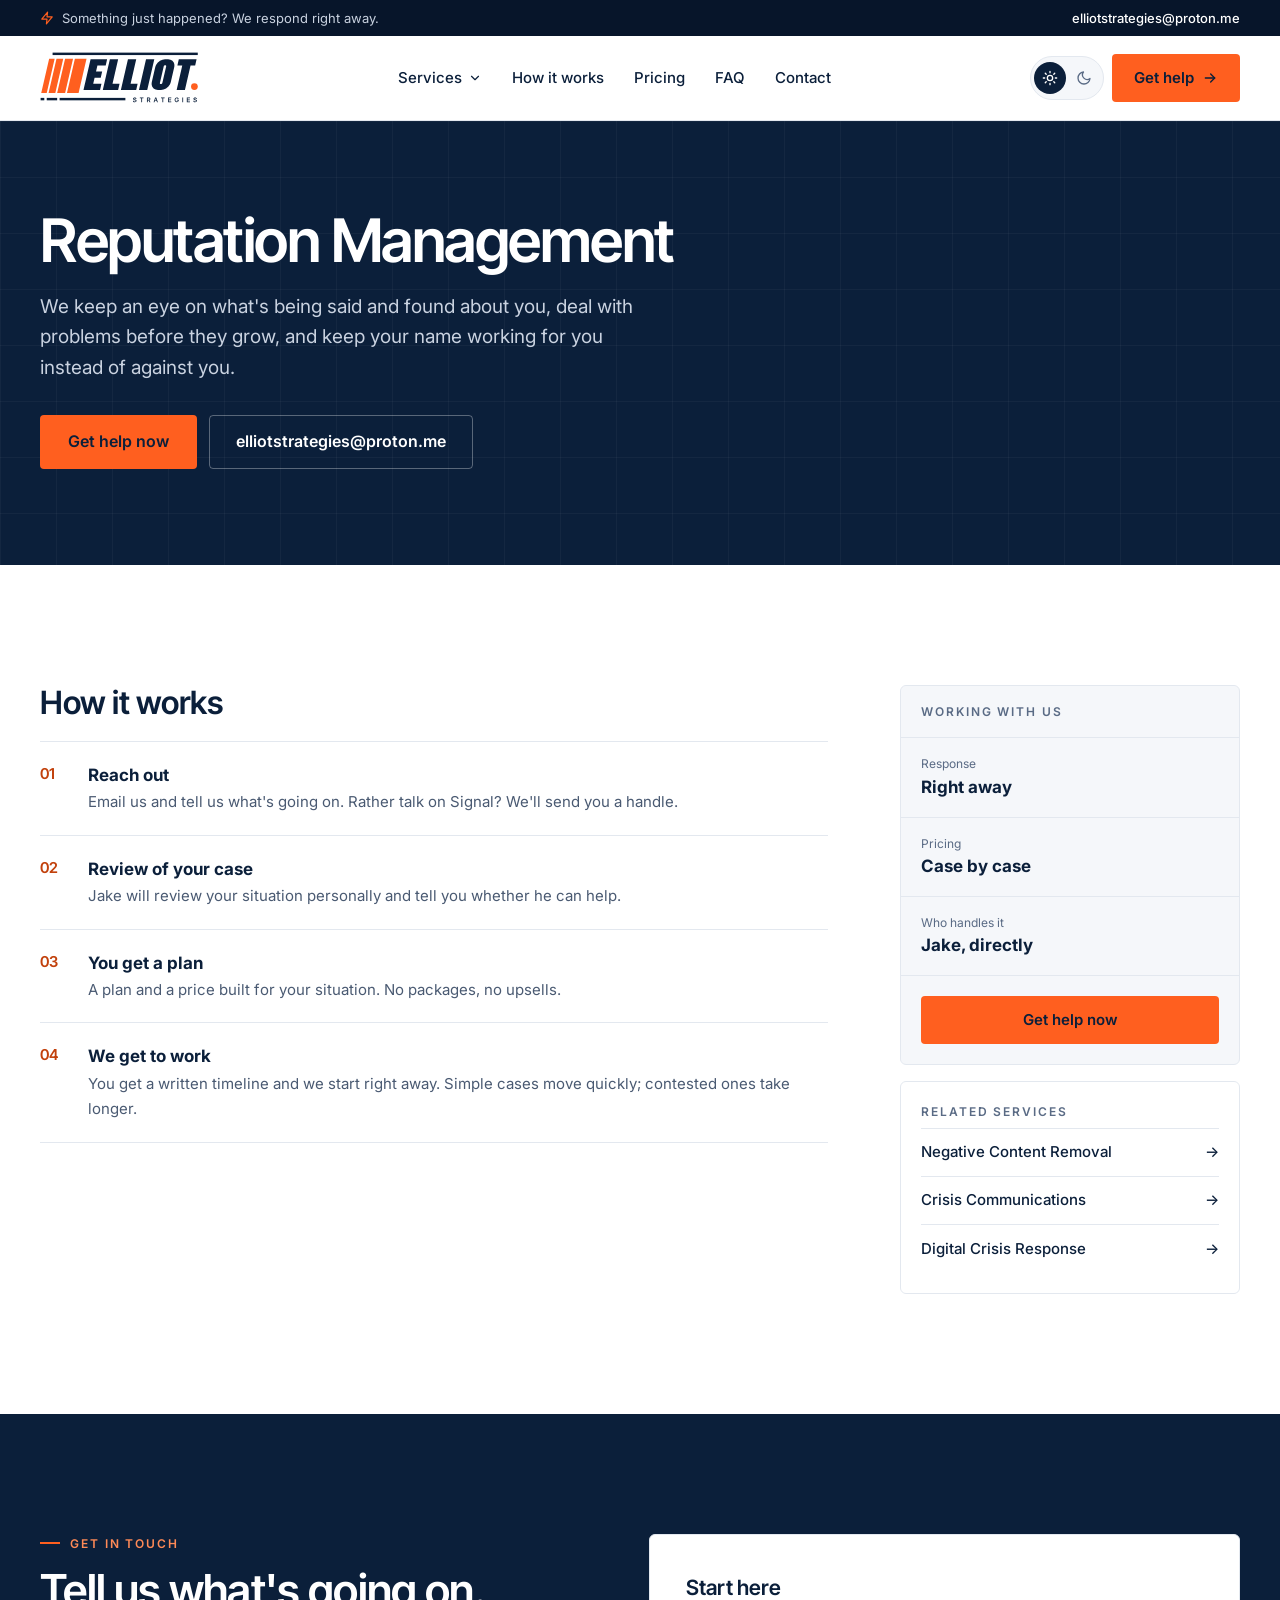
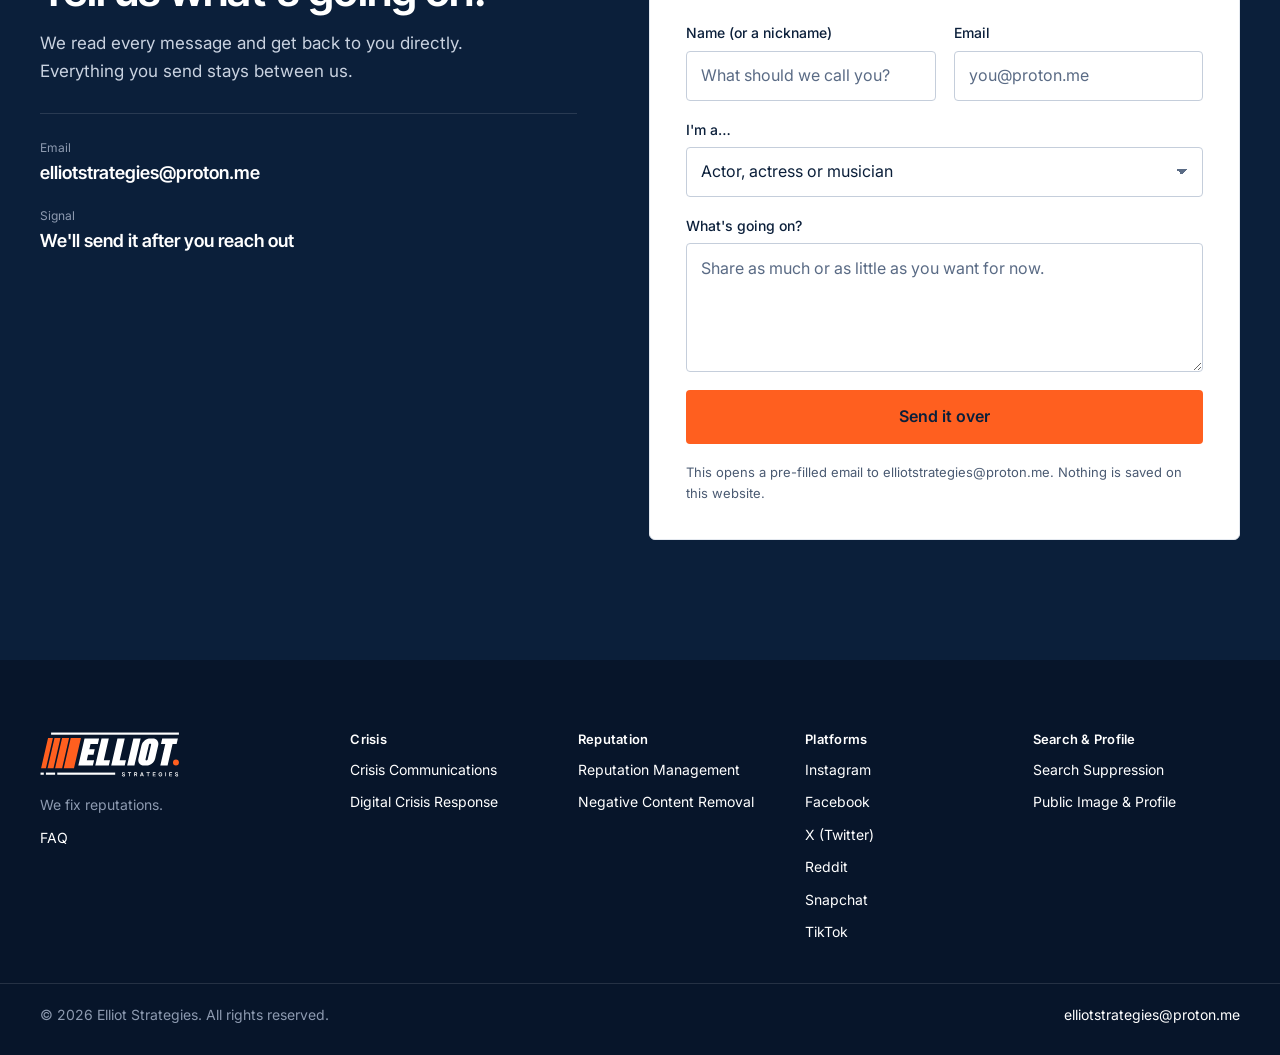
<file: services/reputation-management/index.html>
<!doctype html>
<html lang="en" data-theme="day">
<head>
<meta charset="utf-8">
<meta name="viewport" content="width=device-width, initial-scale=1">
<title>Reputation Management | Elliot Strategies</title>
<meta name="description" content="We keep an eye on what&#x27;s being said and found about you, deal with problems before they grow, and keep your name working for you instead of against you.">
<meta name="theme-color" content="#0b1f3a">
<link rel="icon" href="/favicon.svg" type="image/svg+xml">
<link rel="icon" href="/favicon-32.png" sizes="32x32">
<link rel="apple-touch-icon" href="/apple-touch-icon.png">
<meta name="format-detection" content="telephone=no">
<script>try{var t=localStorage.getItem('es-theme');if(t)document.documentElement.setAttribute('data-theme',t);}catch(e){}</script>
<link rel="preconnect" href="https://fonts.googleapis.com">
<link rel="preconnect" href="https://fonts.gstatic.com" crossorigin>
<link rel="stylesheet" href="https://fonts.googleapis.com/css2?family=Inter:wght@400;500;600&family=Inter+Tight:wght@500;600;700&display=swap">
<link rel="stylesheet" href="/assets/style.css?v=202611111113">
</head>
<body>
<a class="skip" href="#main">Skip to content</a>
<div class="util dark"><div class="wrap"><span><svg width="14" height="14" viewBox="0 0 24 24" fill="none" stroke="#ff5f1f" stroke-width="2" stroke-linecap="round" stroke-linejoin="round" aria-hidden="true"><path d="M13 2 3 14h9l-1 8 10-12h-9l1-8z"/></svg>Something just happened? We respond right away.</span><a href="mailto:elliotstrategies@proton.me">elliotstrategies@proton.me</a></div></div>
<header class="site-header">
<div class="wrap bar">
<a class="brand logo" href="/" aria-label="Elliot Strategies home"><img class="logo-day" src="/assets/logo-navy.svg" width="122" height="44" alt="Elliot Strategies"><img class="logo-night" src="/assets/logo-white.svg" width="122" height="44" alt=""></a>
<nav class="nav" aria-label="Primary">
<button type="button" class="nav-btn" aria-expanded="false" aria-controls="mega">Services <svg width="14" height="14" viewBox="0 0 24 24" fill="none" stroke="currentColor" stroke-width="2" stroke-linecap="round" stroke-linejoin="round" aria-hidden="true"><path d="m6 9 6 6 6-6"/></svg></button>
<a href="/#approach">How it works</a>
<a href="/#pricing">Pricing</a>
<a href="/#faq">FAQ</a>
<a href="/#contact">Contact</a>
<a class="btn nav-cta" href="/#contact">Get help <svg width="16" height="16" viewBox="0 0 24 24" fill="none" stroke="currentColor" stroke-width="2" stroke-linecap="round" stroke-linejoin="round" aria-hidden="true"><path d="M5 12h14"/><path d="m13 6 6 6-6 6"/></svg></a>
</nav>
<div class="actions">
<button type="button" class="theme-toggle" aria-pressed="false" aria-label="Switch to night mode"><span class="sun"><svg width="16" height="16" viewBox="0 0 24 24" fill="none" stroke="currentColor" stroke-width="2" stroke-linecap="round" stroke-linejoin="round" aria-hidden="true"><circle cx="12" cy="12" r="4"/><path d="M12 2v2M12 20v2M4.9 4.9l1.4 1.4M17.7 17.7l1.4 1.4M2 12h2M20 12h2M6.3 17.7l-1.4 1.4M19.1 4.9l-1.4 1.4"/></svg></span><span class="moon"><svg width="16" height="16" viewBox="0 0 24 24" fill="none" stroke="currentColor" stroke-width="2" stroke-linecap="round" stroke-linejoin="round" aria-hidden="true"><path d="M21 12.8A9 9 0 1 1 11.2 3a7 7 0 0 0 9.8 9.8z"/></svg></span></button>
<a class="btn" href="/#contact">Get help <svg width="16" height="16" viewBox="0 0 24 24" fill="none" stroke="currentColor" stroke-width="2" stroke-linecap="round" stroke-linejoin="round" aria-hidden="true"><path d="M5 12h14"/><path d="m13 6 6 6-6 6"/></svg></a>
<button type="button" class="menu-toggle" aria-expanded="false" aria-label="Open menu"><svg width="20" height="20" viewBox="0 0 24 24" fill="none" stroke="currentColor" stroke-width="2" stroke-linecap="round" aria-hidden="true"><path d="M4 7h16M4 12h16M4 17h16"/></svg></button>
</div>
</div>
<div id="mega" class="mega">
<div class="wrap mega-grid"><div><h4>Crisis</h4><div class="mega-col"><a href="/services/crisis-communications/"><strong>Crisis Communications</strong><small>What to say (and not say) when something blows up.</small></a><a href="/services/digital-crisis-response/"><strong>Digital Crisis Response</strong><small>Stop it spreading online, fast.</small></a></div></div><div><h4>Reputation</h4><div class="mega-col"><a href="/services/reputation-management/"><strong>Reputation Management</strong><small>Keep what people see and say about you in your favor.</small></a><a href="/services/negative-content-removal/"><strong>Negative Content Removal</strong><small>Get bad articles and posts taken down.</small></a></div></div><div><h4>Platforms</h4><div class="mega-2"><a href="/services/instagram-account-takedown/">Instagram Takedown</a><a href="/services/facebook-account-takedown/">Facebook Takedown</a><a href="/services/x-account-takedown/">X (Twitter) Takedown</a><a href="/services/reddit-account-takedown/">Reddit Takedown</a><a href="/services/snapchat-account-takedown/">Snapchat Takedown</a><a href="/services/tiktok-account-takedown/">TikTok Takedown</a></div></div><div><h4>Search &amp; Profile</h4><div class="mega-col"><a href="/services/search-suppression/"><strong>Search Suppression</strong><small>Push bad results off the first page of Google.</small></a><a href="/services/public-image-and-profile/"><strong>Public Image &amp; Profile</strong><small>Build up the good stuff people find about you.</small></a></div></div>
<div class="feature dark"><div class="eyebrow-o">Need help now?</div><div class="t">Message us and Jake gets back to you right away.</div><p>Prefer Signal? We'll send you a handle.</p><a class="btn" href="mailto:elliotstrategies@proton.me">Get help now</a></div>
</div>
<div class="wrap"><div class="mega-foot"><span>We work with active politicians, city officials, actors, actresses, musicians and business people.</span><a href="/services/">See everything we do →</a></div></div>
</div>
</header>
<main id="main">
<section class="hero svc-hero dark"><div class="wrap">
<h1>Reputation Management</h1>
<p class="lead">We keep an eye on what&#x27;s being said and found about you, deal with problems before they grow, and keep your name working for you instead of against you.</p>
<div class="ctas"><a class="btn btn-lg" href="#contact">Get help now</a><a class="btn-ghost" href="mailto:elliotstrategies@proton.me">elliotstrategies@proton.me</a></div>
</div></section>
<div class="wrap svc-body">
<div class="svc-main"><div><h2>How it works</h2><div class="covers">
<div><span class="num">01</span><div><strong>Reach out</strong><span>Email us and tell us what's going on. Rather talk on Signal? We'll send you a handle.</span></div></div>
<div><span class="num">02</span><div><strong>Review of your case</strong><span>Jake will review your situation personally and tell you whether he can help.</span></div></div>
<div><span class="num">03</span><div><strong>You get a plan</strong><span>A plan and a price built for your situation. No packages, no upsells.</span></div></div>
<div><span class="num">04</span><div><strong>We get to work</strong><span>You get a written timeline and we start right away. Simple cases move quickly; contested ones take longer.</span></div></div>
</div></div></div>
<aside class="side">
<div class="side-box"><div><span class="label">Working with us</span></div><div><small>Response</small><strong>Right away</strong></div><div><small>Pricing</small><strong>Case by case</strong></div><div><small>Who handles it</small><strong>Jake, directly</strong></div><div><a class="btn" href="#contact">Get help now</a></div></div>
<div class="card related"><div class="label">Related services</div><div class="links"><a href="/services/negative-content-removal/">Negative Content Removal<span aria-hidden="true">→</span></a><a href="/services/crisis-communications/">Crisis Communications<span aria-hidden="true">→</span></a><a href="/services/digital-crisis-response/">Digital Crisis Response<span aria-hidden="true">→</span></a></div></div>
</aside>
</div>
<section id="contact" class="contact dark">
<div class="wrap contact-in">
<div>
<div class="eyebrow on-dark">Get in touch</div>
<h2>Tell us what's going on.</h2>
<p class="lead">We read every message and get back to you directly. Everything you send stays between us.</p>
<div class="channels">
<div><small>Email</small><a href="mailto:elliotstrategies@proton.me">elliotstrategies@proton.me</a></div>
<div><small>Signal</small><strong>We'll send it after you reach out</strong></div>
</div>
</div>
<form class="inquiry">
<div class="t">Start here</div>
<div class="fields">
<label>Name (or a nickname)<input type="text" name="name" placeholder="What should we call you?" required></label>
<label>Email<input type="email" name="email" placeholder="you@proton.me" required></label>
</div>
<label>I'm a…<select name="role"><option>Actor, actress or musician</option><option>Politician</option><option>City official</option><option>Business owner or executive</option><option>Other public figure</option><option>Reaching out for someone else</option></select></label>
<label>What's going on?<textarea name="overview" rows="4" placeholder="Share as much or as little as you want for now."></textarea></label>
<button type="submit" class="btn btn-lg">Send it over</button>
<p class="note">This opens a pre-filled email to elliotstrategies@proton.me. Nothing is saved on this website.</p>
</form>
</div>
</section>

</main>
<footer class="footer dark">
<div class="wrap foot-grid"><div><a class="brand logo" href="/" aria-label="Elliot Strategies home"><img src="/assets/logo-white.svg" width="133" height="48" alt="Elliot Strategies"></a><p class="foot-tag">We fix reputations.</p><a href="/#faq">FAQ</a></div><div><h5>Crisis</h5><a href="/services/crisis-communications/">Crisis Communications</a><a href="/services/digital-crisis-response/">Digital Crisis Response</a></div><div><h5>Reputation</h5><a href="/services/reputation-management/">Reputation Management</a><a href="/services/negative-content-removal/">Negative Content Removal</a></div><div><h5>Platforms</h5><a href="/services/instagram-account-takedown/">Instagram</a><a href="/services/facebook-account-takedown/">Facebook</a><a href="/services/x-account-takedown/">X (Twitter)</a><a href="/services/reddit-account-takedown/">Reddit</a><a href="/services/snapchat-account-takedown/">Snapchat</a><a href="/services/tiktok-account-takedown/">TikTok</a></div><div><h5>Search &amp; Profile</h5><a href="/services/search-suppression/">Search Suppression</a><a href="/services/public-image-and-profile/">Public Image &amp; Profile</a></div></div>
<div class="wrap foot-bar"><span>© 2026 Elliot Strategies. All rights reserved.</span><a href="mailto:elliotstrategies@proton.me">elliotstrategies@proton.me</a></div>
</footer>
<script src="/assets/site.js?v=202611111113"></script>
</body>
</html>
</file>
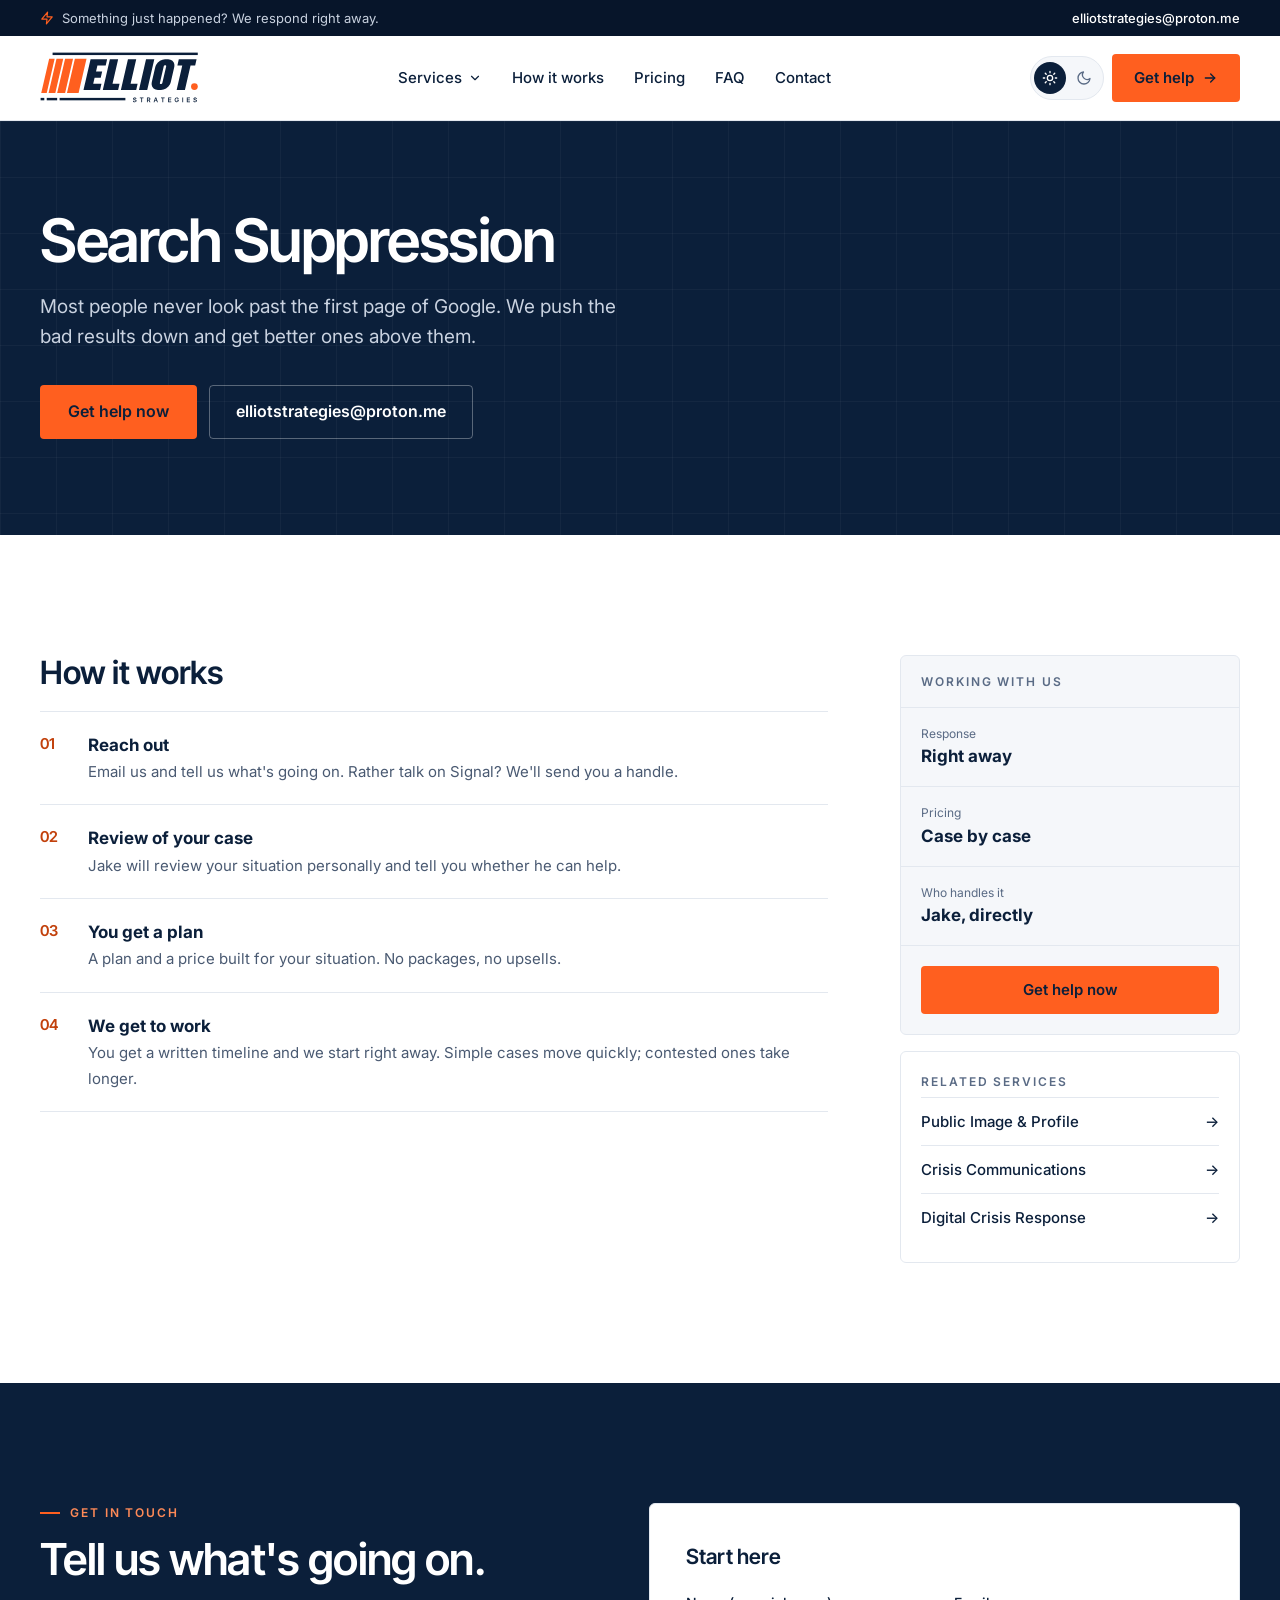
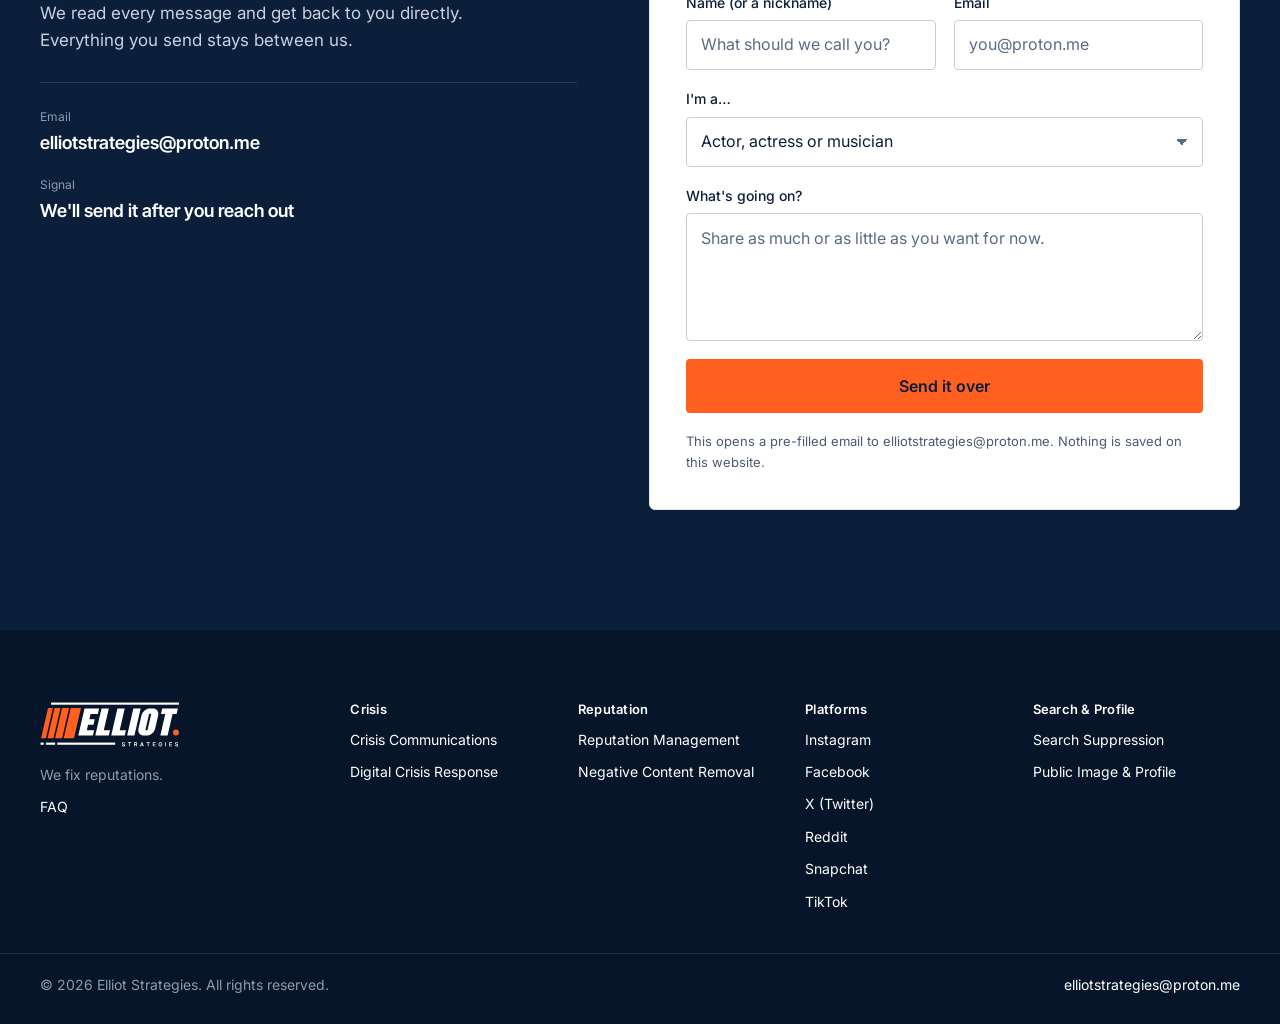
<file: services/search-suppression/index.html>
<!doctype html>
<html lang="en" data-theme="day">
<head>
<meta charset="utf-8">
<meta name="viewport" content="width=device-width, initial-scale=1">
<title>Search Suppression | Elliot Strategies</title>
<meta name="description" content="Most people never look past the first page of Google. We push the bad results down and get better ones above them.">
<meta name="theme-color" content="#0b1f3a">
<link rel="icon" href="/favicon.svg" type="image/svg+xml">
<link rel="icon" href="/favicon-32.png" sizes="32x32">
<link rel="apple-touch-icon" href="/apple-touch-icon.png">
<meta name="format-detection" content="telephone=no">
<script>try{var t=localStorage.getItem('es-theme');if(t)document.documentElement.setAttribute('data-theme',t);}catch(e){}</script>
<link rel="preconnect" href="https://fonts.googleapis.com">
<link rel="preconnect" href="https://fonts.gstatic.com" crossorigin>
<link rel="stylesheet" href="https://fonts.googleapis.com/css2?family=Inter:wght@400;500;600&family=Inter+Tight:wght@500;600;700&display=swap">
<link rel="stylesheet" href="/assets/style.css?v=202611111113">
</head>
<body>
<a class="skip" href="#main">Skip to content</a>
<div class="util dark"><div class="wrap"><span><svg width="14" height="14" viewBox="0 0 24 24" fill="none" stroke="#ff5f1f" stroke-width="2" stroke-linecap="round" stroke-linejoin="round" aria-hidden="true"><path d="M13 2 3 14h9l-1 8 10-12h-9l1-8z"/></svg>Something just happened? We respond right away.</span><a href="mailto:elliotstrategies@proton.me">elliotstrategies@proton.me</a></div></div>
<header class="site-header">
<div class="wrap bar">
<a class="brand logo" href="/" aria-label="Elliot Strategies home"><img class="logo-day" src="/assets/logo-navy.svg" width="122" height="44" alt="Elliot Strategies"><img class="logo-night" src="/assets/logo-white.svg" width="122" height="44" alt=""></a>
<nav class="nav" aria-label="Primary">
<button type="button" class="nav-btn" aria-expanded="false" aria-controls="mega">Services <svg width="14" height="14" viewBox="0 0 24 24" fill="none" stroke="currentColor" stroke-width="2" stroke-linecap="round" stroke-linejoin="round" aria-hidden="true"><path d="m6 9 6 6 6-6"/></svg></button>
<a href="/#approach">How it works</a>
<a href="/#pricing">Pricing</a>
<a href="/#faq">FAQ</a>
<a href="/#contact">Contact</a>
<a class="btn nav-cta" href="/#contact">Get help <svg width="16" height="16" viewBox="0 0 24 24" fill="none" stroke="currentColor" stroke-width="2" stroke-linecap="round" stroke-linejoin="round" aria-hidden="true"><path d="M5 12h14"/><path d="m13 6 6 6-6 6"/></svg></a>
</nav>
<div class="actions">
<button type="button" class="theme-toggle" aria-pressed="false" aria-label="Switch to night mode"><span class="sun"><svg width="16" height="16" viewBox="0 0 24 24" fill="none" stroke="currentColor" stroke-width="2" stroke-linecap="round" stroke-linejoin="round" aria-hidden="true"><circle cx="12" cy="12" r="4"/><path d="M12 2v2M12 20v2M4.9 4.9l1.4 1.4M17.7 17.7l1.4 1.4M2 12h2M20 12h2M6.3 17.7l-1.4 1.4M19.1 4.9l-1.4 1.4"/></svg></span><span class="moon"><svg width="16" height="16" viewBox="0 0 24 24" fill="none" stroke="currentColor" stroke-width="2" stroke-linecap="round" stroke-linejoin="round" aria-hidden="true"><path d="M21 12.8A9 9 0 1 1 11.2 3a7 7 0 0 0 9.8 9.8z"/></svg></span></button>
<a class="btn" href="/#contact">Get help <svg width="16" height="16" viewBox="0 0 24 24" fill="none" stroke="currentColor" stroke-width="2" stroke-linecap="round" stroke-linejoin="round" aria-hidden="true"><path d="M5 12h14"/><path d="m13 6 6 6-6 6"/></svg></a>
<button type="button" class="menu-toggle" aria-expanded="false" aria-label="Open menu"><svg width="20" height="20" viewBox="0 0 24 24" fill="none" stroke="currentColor" stroke-width="2" stroke-linecap="round" aria-hidden="true"><path d="M4 7h16M4 12h16M4 17h16"/></svg></button>
</div>
</div>
<div id="mega" class="mega">
<div class="wrap mega-grid"><div><h4>Crisis</h4><div class="mega-col"><a href="/services/crisis-communications/"><strong>Crisis Communications</strong><small>What to say (and not say) when something blows up.</small></a><a href="/services/digital-crisis-response/"><strong>Digital Crisis Response</strong><small>Stop it spreading online, fast.</small></a></div></div><div><h4>Reputation</h4><div class="mega-col"><a href="/services/reputation-management/"><strong>Reputation Management</strong><small>Keep what people see and say about you in your favor.</small></a><a href="/services/negative-content-removal/"><strong>Negative Content Removal</strong><small>Get bad articles and posts taken down.</small></a></div></div><div><h4>Platforms</h4><div class="mega-2"><a href="/services/instagram-account-takedown/">Instagram Takedown</a><a href="/services/facebook-account-takedown/">Facebook Takedown</a><a href="/services/x-account-takedown/">X (Twitter) Takedown</a><a href="/services/reddit-account-takedown/">Reddit Takedown</a><a href="/services/snapchat-account-takedown/">Snapchat Takedown</a><a href="/services/tiktok-account-takedown/">TikTok Takedown</a></div></div><div><h4>Search &amp; Profile</h4><div class="mega-col"><a href="/services/search-suppression/"><strong>Search Suppression</strong><small>Push bad results off the first page of Google.</small></a><a href="/services/public-image-and-profile/"><strong>Public Image &amp; Profile</strong><small>Build up the good stuff people find about you.</small></a></div></div>
<div class="feature dark"><div class="eyebrow-o">Need help now?</div><div class="t">Message us and Jake gets back to you right away.</div><p>Prefer Signal? We'll send you a handle.</p><a class="btn" href="mailto:elliotstrategies@proton.me">Get help now</a></div>
</div>
<div class="wrap"><div class="mega-foot"><span>We work with active politicians, city officials, actors, actresses, musicians and business people.</span><a href="/services/">See everything we do →</a></div></div>
</div>
</header>
<main id="main">
<section class="hero svc-hero dark"><div class="wrap">
<h1>Search Suppression</h1>
<p class="lead">Most people never look past the first page of Google. We push the bad results down and get better ones above them.</p>
<div class="ctas"><a class="btn btn-lg" href="#contact">Get help now</a><a class="btn-ghost" href="mailto:elliotstrategies@proton.me">elliotstrategies@proton.me</a></div>
</div></section>
<div class="wrap svc-body">
<div class="svc-main"><div><h2>How it works</h2><div class="covers">
<div><span class="num">01</span><div><strong>Reach out</strong><span>Email us and tell us what's going on. Rather talk on Signal? We'll send you a handle.</span></div></div>
<div><span class="num">02</span><div><strong>Review of your case</strong><span>Jake will review your situation personally and tell you whether he can help.</span></div></div>
<div><span class="num">03</span><div><strong>You get a plan</strong><span>A plan and a price built for your situation. No packages, no upsells.</span></div></div>
<div><span class="num">04</span><div><strong>We get to work</strong><span>You get a written timeline and we start right away. Simple cases move quickly; contested ones take longer.</span></div></div>
</div></div></div>
<aside class="side">
<div class="side-box"><div><span class="label">Working with us</span></div><div><small>Response</small><strong>Right away</strong></div><div><small>Pricing</small><strong>Case by case</strong></div><div><small>Who handles it</small><strong>Jake, directly</strong></div><div><a class="btn" href="#contact">Get help now</a></div></div>
<div class="card related"><div class="label">Related services</div><div class="links"><a href="/services/public-image-and-profile/">Public Image &amp; Profile<span aria-hidden="true">→</span></a><a href="/services/crisis-communications/">Crisis Communications<span aria-hidden="true">→</span></a><a href="/services/digital-crisis-response/">Digital Crisis Response<span aria-hidden="true">→</span></a></div></div>
</aside>
</div>
<section id="contact" class="contact dark">
<div class="wrap contact-in">
<div>
<div class="eyebrow on-dark">Get in touch</div>
<h2>Tell us what's going on.</h2>
<p class="lead">We read every message and get back to you directly. Everything you send stays between us.</p>
<div class="channels">
<div><small>Email</small><a href="mailto:elliotstrategies@proton.me">elliotstrategies@proton.me</a></div>
<div><small>Signal</small><strong>We'll send it after you reach out</strong></div>
</div>
</div>
<form class="inquiry">
<div class="t">Start here</div>
<div class="fields">
<label>Name (or a nickname)<input type="text" name="name" placeholder="What should we call you?" required></label>
<label>Email<input type="email" name="email" placeholder="you@proton.me" required></label>
</div>
<label>I'm a…<select name="role"><option>Actor, actress or musician</option><option>Politician</option><option>City official</option><option>Business owner or executive</option><option>Other public figure</option><option>Reaching out for someone else</option></select></label>
<label>What's going on?<textarea name="overview" rows="4" placeholder="Share as much or as little as you want for now."></textarea></label>
<button type="submit" class="btn btn-lg">Send it over</button>
<p class="note">This opens a pre-filled email to elliotstrategies@proton.me. Nothing is saved on this website.</p>
</form>
</div>
</section>

</main>
<footer class="footer dark">
<div class="wrap foot-grid"><div><a class="brand logo" href="/" aria-label="Elliot Strategies home"><img src="/assets/logo-white.svg" width="133" height="48" alt="Elliot Strategies"></a><p class="foot-tag">We fix reputations.</p><a href="/#faq">FAQ</a></div><div><h5>Crisis</h5><a href="/services/crisis-communications/">Crisis Communications</a><a href="/services/digital-crisis-response/">Digital Crisis Response</a></div><div><h5>Reputation</h5><a href="/services/reputation-management/">Reputation Management</a><a href="/services/negative-content-removal/">Negative Content Removal</a></div><div><h5>Platforms</h5><a href="/services/instagram-account-takedown/">Instagram</a><a href="/services/facebook-account-takedown/">Facebook</a><a href="/services/x-account-takedown/">X (Twitter)</a><a href="/services/reddit-account-takedown/">Reddit</a><a href="/services/snapchat-account-takedown/">Snapchat</a><a href="/services/tiktok-account-takedown/">TikTok</a></div><div><h5>Search &amp; Profile</h5><a href="/services/search-suppression/">Search Suppression</a><a href="/services/public-image-and-profile/">Public Image &amp; Profile</a></div></div>
<div class="wrap foot-bar"><span>© 2026 Elliot Strategies. All rights reserved.</span><a href="mailto:elliotstrategies@proton.me">elliotstrategies@proton.me</a></div>
</footer>
<script src="/assets/site.js?v=202611111113"></script>
</body>
</html>
</file>
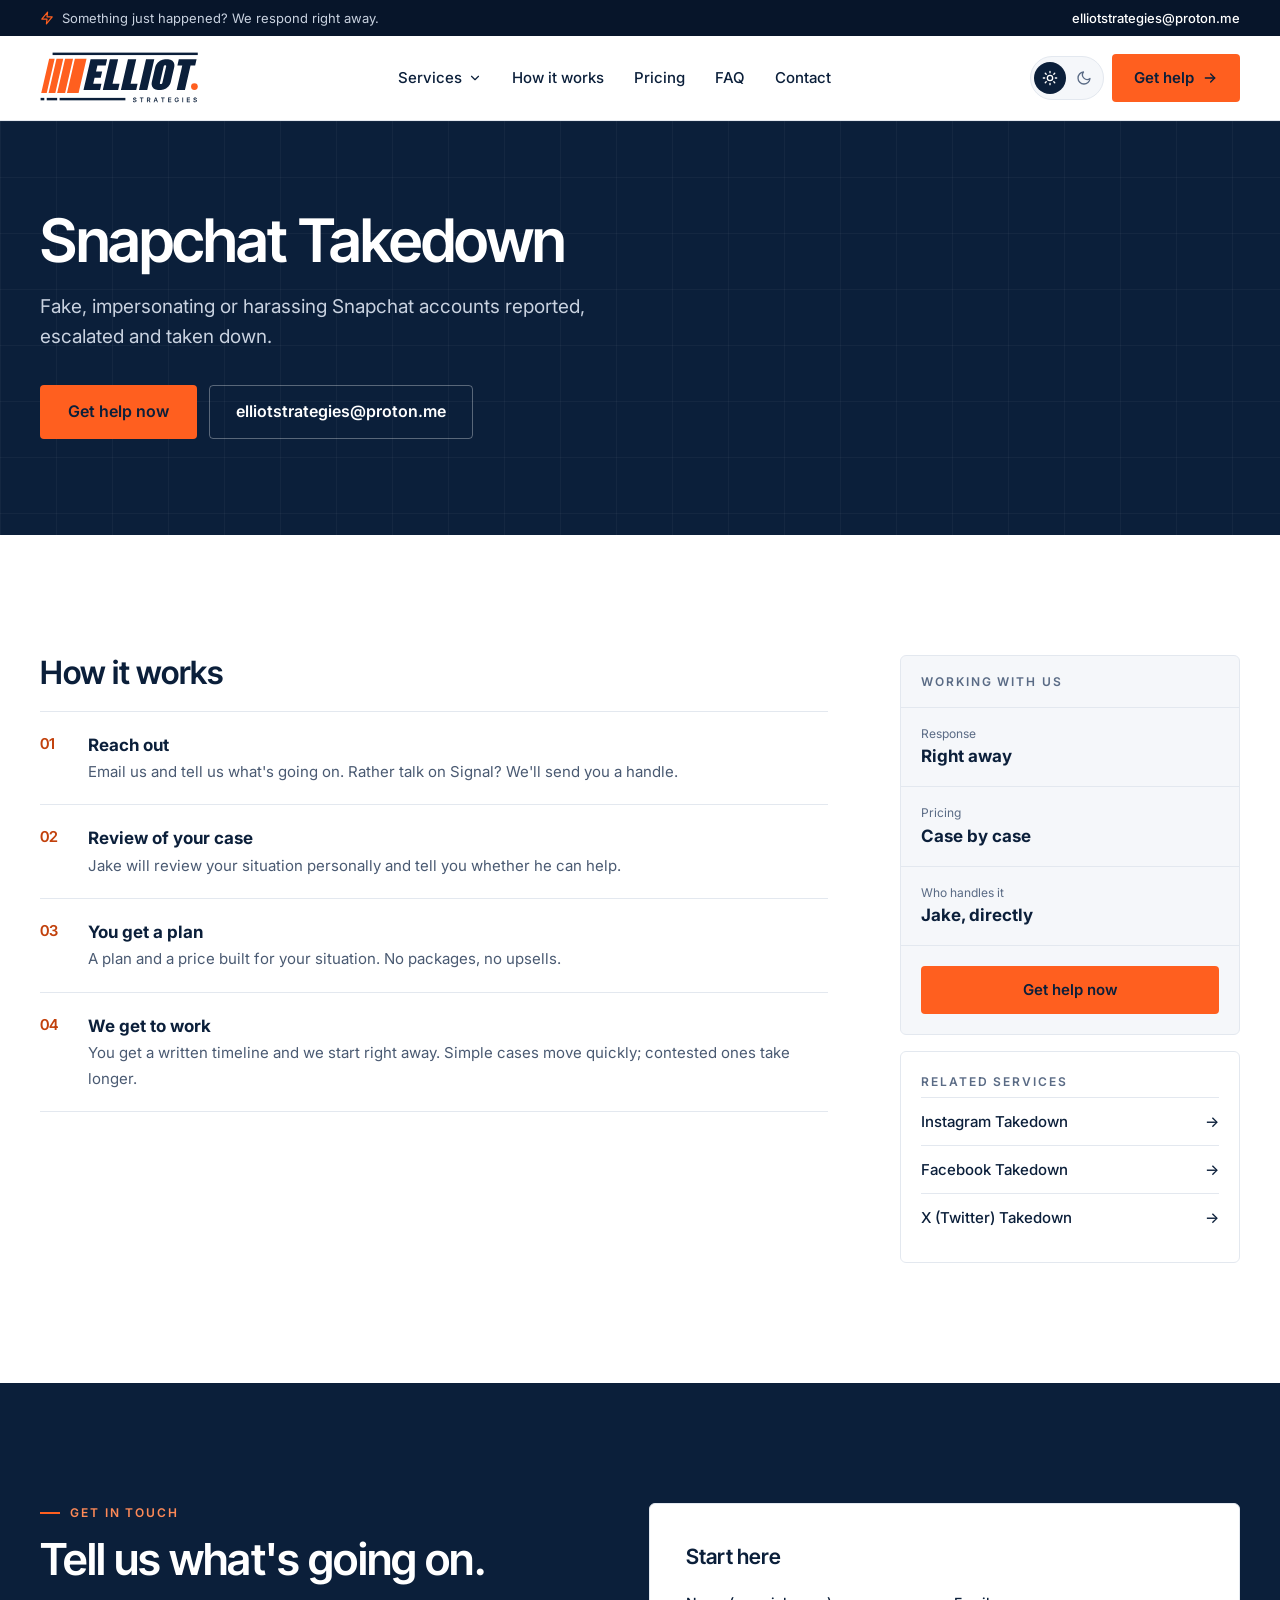
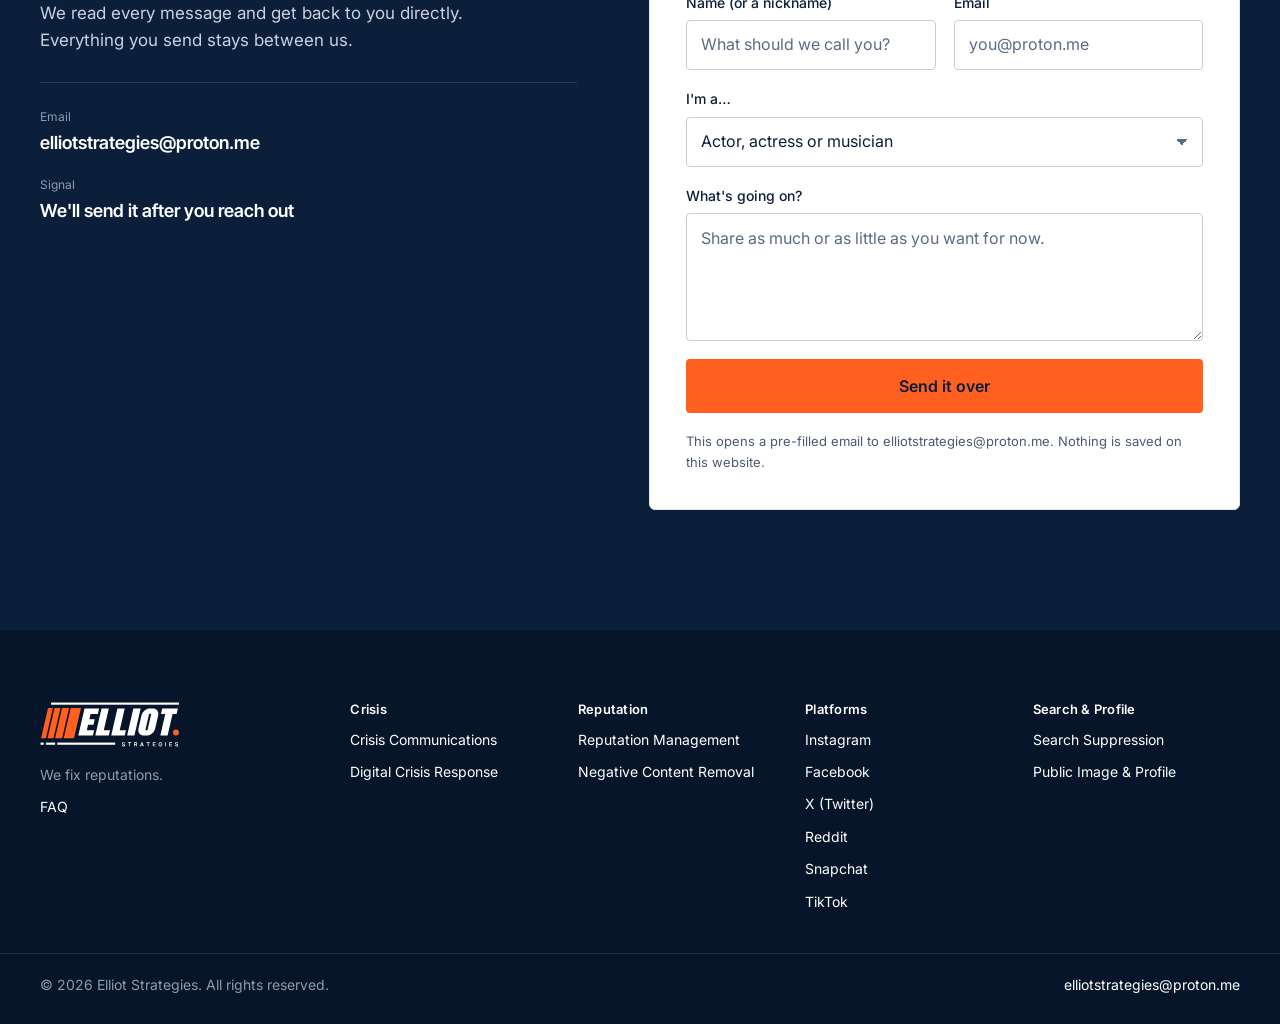
<file: services/snapchat-account-takedown/index.html>
<!doctype html>
<html lang="en" data-theme="day">
<head>
<meta charset="utf-8">
<meta name="viewport" content="width=device-width, initial-scale=1">
<title>Snapchat Takedown | Elliot Strategies</title>
<meta name="description" content="Fake, impersonating or harassing Snapchat accounts reported, escalated and taken down.">
<meta name="theme-color" content="#0b1f3a">
<link rel="icon" href="/favicon.svg" type="image/svg+xml">
<link rel="icon" href="/favicon-32.png" sizes="32x32">
<link rel="apple-touch-icon" href="/apple-touch-icon.png">
<meta name="format-detection" content="telephone=no">
<script>try{var t=localStorage.getItem('es-theme');if(t)document.documentElement.setAttribute('data-theme',t);}catch(e){}</script>
<link rel="preconnect" href="https://fonts.googleapis.com">
<link rel="preconnect" href="https://fonts.gstatic.com" crossorigin>
<link rel="stylesheet" href="https://fonts.googleapis.com/css2?family=Inter:wght@400;500;600&family=Inter+Tight:wght@500;600;700&display=swap">
<link rel="stylesheet" href="/assets/style.css?v=202611111113">
</head>
<body>
<a class="skip" href="#main">Skip to content</a>
<div class="util dark"><div class="wrap"><span><svg width="14" height="14" viewBox="0 0 24 24" fill="none" stroke="#ff5f1f" stroke-width="2" stroke-linecap="round" stroke-linejoin="round" aria-hidden="true"><path d="M13 2 3 14h9l-1 8 10-12h-9l1-8z"/></svg>Something just happened? We respond right away.</span><a href="mailto:elliotstrategies@proton.me">elliotstrategies@proton.me</a></div></div>
<header class="site-header">
<div class="wrap bar">
<a class="brand logo" href="/" aria-label="Elliot Strategies home"><img class="logo-day" src="/assets/logo-navy.svg" width="122" height="44" alt="Elliot Strategies"><img class="logo-night" src="/assets/logo-white.svg" width="122" height="44" alt=""></a>
<nav class="nav" aria-label="Primary">
<button type="button" class="nav-btn" aria-expanded="false" aria-controls="mega">Services <svg width="14" height="14" viewBox="0 0 24 24" fill="none" stroke="currentColor" stroke-width="2" stroke-linecap="round" stroke-linejoin="round" aria-hidden="true"><path d="m6 9 6 6 6-6"/></svg></button>
<a href="/#approach">How it works</a>
<a href="/#pricing">Pricing</a>
<a href="/#faq">FAQ</a>
<a href="/#contact">Contact</a>
<a class="btn nav-cta" href="/#contact">Get help <svg width="16" height="16" viewBox="0 0 24 24" fill="none" stroke="currentColor" stroke-width="2" stroke-linecap="round" stroke-linejoin="round" aria-hidden="true"><path d="M5 12h14"/><path d="m13 6 6 6-6 6"/></svg></a>
</nav>
<div class="actions">
<button type="button" class="theme-toggle" aria-pressed="false" aria-label="Switch to night mode"><span class="sun"><svg width="16" height="16" viewBox="0 0 24 24" fill="none" stroke="currentColor" stroke-width="2" stroke-linecap="round" stroke-linejoin="round" aria-hidden="true"><circle cx="12" cy="12" r="4"/><path d="M12 2v2M12 20v2M4.9 4.9l1.4 1.4M17.7 17.7l1.4 1.4M2 12h2M20 12h2M6.3 17.7l-1.4 1.4M19.1 4.9l-1.4 1.4"/></svg></span><span class="moon"><svg width="16" height="16" viewBox="0 0 24 24" fill="none" stroke="currentColor" stroke-width="2" stroke-linecap="round" stroke-linejoin="round" aria-hidden="true"><path d="M21 12.8A9 9 0 1 1 11.2 3a7 7 0 0 0 9.8 9.8z"/></svg></span></button>
<a class="btn" href="/#contact">Get help <svg width="16" height="16" viewBox="0 0 24 24" fill="none" stroke="currentColor" stroke-width="2" stroke-linecap="round" stroke-linejoin="round" aria-hidden="true"><path d="M5 12h14"/><path d="m13 6 6 6-6 6"/></svg></a>
<button type="button" class="menu-toggle" aria-expanded="false" aria-label="Open menu"><svg width="20" height="20" viewBox="0 0 24 24" fill="none" stroke="currentColor" stroke-width="2" stroke-linecap="round" aria-hidden="true"><path d="M4 7h16M4 12h16M4 17h16"/></svg></button>
</div>
</div>
<div id="mega" class="mega">
<div class="wrap mega-grid"><div><h4>Crisis</h4><div class="mega-col"><a href="/services/crisis-communications/"><strong>Crisis Communications</strong><small>What to say (and not say) when something blows up.</small></a><a href="/services/digital-crisis-response/"><strong>Digital Crisis Response</strong><small>Stop it spreading online, fast.</small></a></div></div><div><h4>Reputation</h4><div class="mega-col"><a href="/services/reputation-management/"><strong>Reputation Management</strong><small>Keep what people see and say about you in your favor.</small></a><a href="/services/negative-content-removal/"><strong>Negative Content Removal</strong><small>Get bad articles and posts taken down.</small></a></div></div><div><h4>Platforms</h4><div class="mega-2"><a href="/services/instagram-account-takedown/">Instagram Takedown</a><a href="/services/facebook-account-takedown/">Facebook Takedown</a><a href="/services/x-account-takedown/">X (Twitter) Takedown</a><a href="/services/reddit-account-takedown/">Reddit Takedown</a><a href="/services/snapchat-account-takedown/">Snapchat Takedown</a><a href="/services/tiktok-account-takedown/">TikTok Takedown</a></div></div><div><h4>Search &amp; Profile</h4><div class="mega-col"><a href="/services/search-suppression/"><strong>Search Suppression</strong><small>Push bad results off the first page of Google.</small></a><a href="/services/public-image-and-profile/"><strong>Public Image &amp; Profile</strong><small>Build up the good stuff people find about you.</small></a></div></div>
<div class="feature dark"><div class="eyebrow-o">Need help now?</div><div class="t">Message us and Jake gets back to you right away.</div><p>Prefer Signal? We'll send you a handle.</p><a class="btn" href="mailto:elliotstrategies@proton.me">Get help now</a></div>
</div>
<div class="wrap"><div class="mega-foot"><span>We work with active politicians, city officials, actors, actresses, musicians and business people.</span><a href="/services/">See everything we do →</a></div></div>
</div>
</header>
<main id="main">
<section class="hero svc-hero dark"><div class="wrap">
<h1>Snapchat Takedown</h1>
<p class="lead">Fake, impersonating or harassing Snapchat accounts reported, escalated and taken down.</p>
<div class="ctas"><a class="btn btn-lg" href="#contact">Get help now</a><a class="btn-ghost" href="mailto:elliotstrategies@proton.me">elliotstrategies@proton.me</a></div>
</div></section>
<div class="wrap svc-body">
<div class="svc-main"><div><h2>How it works</h2><div class="covers">
<div><span class="num">01</span><div><strong>Reach out</strong><span>Email us and tell us what's going on. Rather talk on Signal? We'll send you a handle.</span></div></div>
<div><span class="num">02</span><div><strong>Review of your case</strong><span>Jake will review your situation personally and tell you whether he can help.</span></div></div>
<div><span class="num">03</span><div><strong>You get a plan</strong><span>A plan and a price built for your situation. No packages, no upsells.</span></div></div>
<div><span class="num">04</span><div><strong>We get to work</strong><span>You get a written timeline and we start right away. Simple cases move quickly; contested ones take longer.</span></div></div>
</div></div></div>
<aside class="side">
<div class="side-box"><div><span class="label">Working with us</span></div><div><small>Response</small><strong>Right away</strong></div><div><small>Pricing</small><strong>Case by case</strong></div><div><small>Who handles it</small><strong>Jake, directly</strong></div><div><a class="btn" href="#contact">Get help now</a></div></div>
<div class="card related"><div class="label">Related services</div><div class="links"><a href="/services/instagram-account-takedown/">Instagram Takedown<span aria-hidden="true">→</span></a><a href="/services/facebook-account-takedown/">Facebook Takedown<span aria-hidden="true">→</span></a><a href="/services/x-account-takedown/">X (Twitter) Takedown<span aria-hidden="true">→</span></a></div></div>
</aside>
</div>
<section id="contact" class="contact dark">
<div class="wrap contact-in">
<div>
<div class="eyebrow on-dark">Get in touch</div>
<h2>Tell us what's going on.</h2>
<p class="lead">We read every message and get back to you directly. Everything you send stays between us.</p>
<div class="channels">
<div><small>Email</small><a href="mailto:elliotstrategies@proton.me">elliotstrategies@proton.me</a></div>
<div><small>Signal</small><strong>We'll send it after you reach out</strong></div>
</div>
</div>
<form class="inquiry">
<div class="t">Start here</div>
<div class="fields">
<label>Name (or a nickname)<input type="text" name="name" placeholder="What should we call you?" required></label>
<label>Email<input type="email" name="email" placeholder="you@proton.me" required></label>
</div>
<label>I'm a…<select name="role"><option>Actor, actress or musician</option><option>Politician</option><option>City official</option><option>Business owner or executive</option><option>Other public figure</option><option>Reaching out for someone else</option></select></label>
<label>What's going on?<textarea name="overview" rows="4" placeholder="Share as much or as little as you want for now."></textarea></label>
<button type="submit" class="btn btn-lg">Send it over</button>
<p class="note">This opens a pre-filled email to elliotstrategies@proton.me. Nothing is saved on this website.</p>
</form>
</div>
</section>

</main>
<footer class="footer dark">
<div class="wrap foot-grid"><div><a class="brand logo" href="/" aria-label="Elliot Strategies home"><img src="/assets/logo-white.svg" width="133" height="48" alt="Elliot Strategies"></a><p class="foot-tag">We fix reputations.</p><a href="/#faq">FAQ</a></div><div><h5>Crisis</h5><a href="/services/crisis-communications/">Crisis Communications</a><a href="/services/digital-crisis-response/">Digital Crisis Response</a></div><div><h5>Reputation</h5><a href="/services/reputation-management/">Reputation Management</a><a href="/services/negative-content-removal/">Negative Content Removal</a></div><div><h5>Platforms</h5><a href="/services/instagram-account-takedown/">Instagram</a><a href="/services/facebook-account-takedown/">Facebook</a><a href="/services/x-account-takedown/">X (Twitter)</a><a href="/services/reddit-account-takedown/">Reddit</a><a href="/services/snapchat-account-takedown/">Snapchat</a><a href="/services/tiktok-account-takedown/">TikTok</a></div><div><h5>Search &amp; Profile</h5><a href="/services/search-suppression/">Search Suppression</a><a href="/services/public-image-and-profile/">Public Image &amp; Profile</a></div></div>
<div class="wrap foot-bar"><span>© 2026 Elliot Strategies. All rights reserved.</span><a href="mailto:elliotstrategies@proton.me">elliotstrategies@proton.me</a></div>
</footer>
<script src="/assets/site.js?v=202611111113"></script>
</body>
</html>
</file>
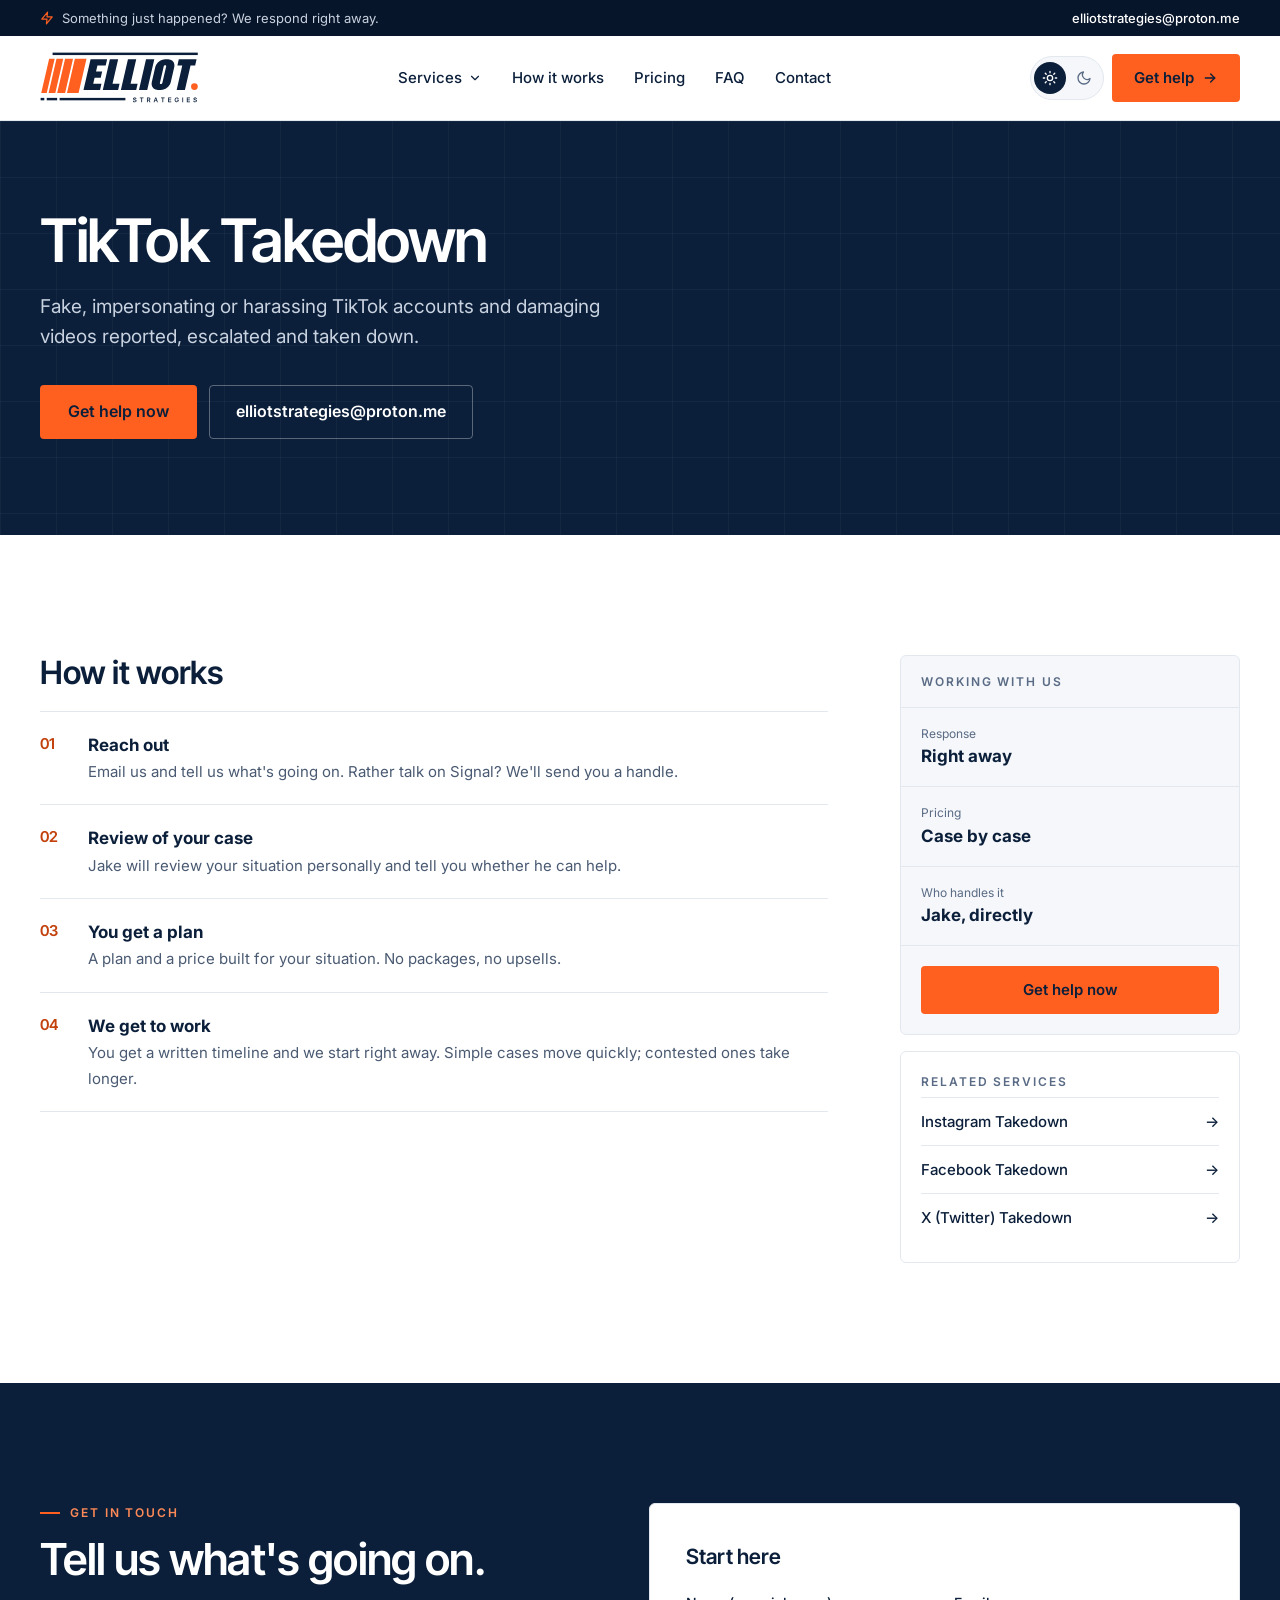
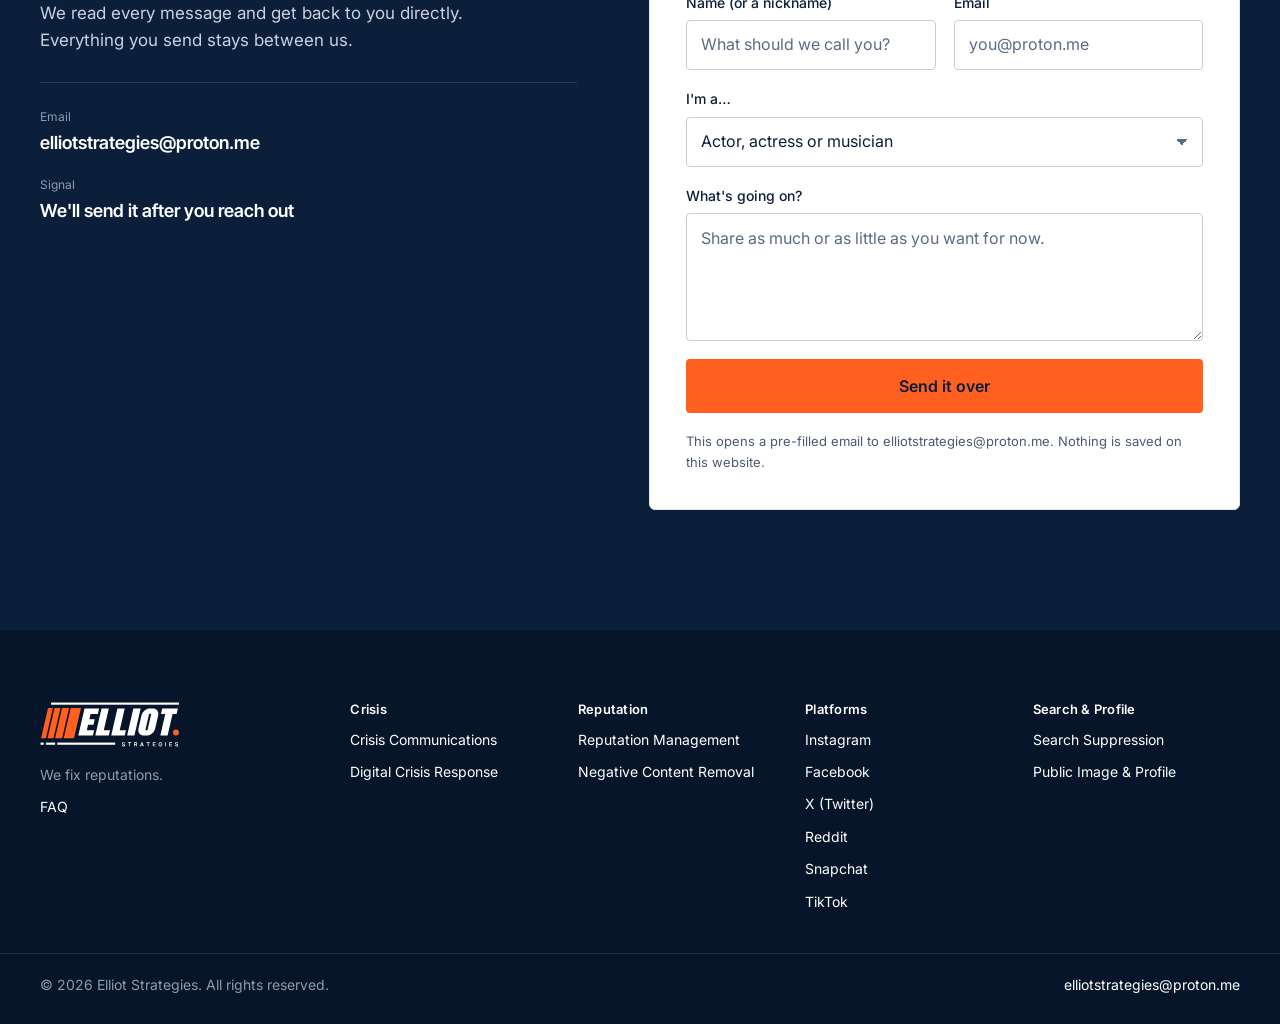
<file: services/tiktok-account-takedown/index.html>
<!doctype html>
<html lang="en" data-theme="day">
<head>
<meta charset="utf-8">
<meta name="viewport" content="width=device-width, initial-scale=1">
<title>TikTok Takedown | Elliot Strategies</title>
<meta name="description" content="Fake, impersonating or harassing TikTok accounts and damaging videos reported, escalated and taken down.">
<meta name="theme-color" content="#0b1f3a">
<link rel="icon" href="/favicon.svg" type="image/svg+xml">
<link rel="icon" href="/favicon-32.png" sizes="32x32">
<link rel="apple-touch-icon" href="/apple-touch-icon.png">
<meta name="format-detection" content="telephone=no">
<script>try{var t=localStorage.getItem('es-theme');if(t)document.documentElement.setAttribute('data-theme',t);}catch(e){}</script>
<link rel="preconnect" href="https://fonts.googleapis.com">
<link rel="preconnect" href="https://fonts.gstatic.com" crossorigin>
<link rel="stylesheet" href="https://fonts.googleapis.com/css2?family=Inter:wght@400;500;600&family=Inter+Tight:wght@500;600;700&display=swap">
<link rel="stylesheet" href="/assets/style.css?v=202611111113">
</head>
<body>
<a class="skip" href="#main">Skip to content</a>
<div class="util dark"><div class="wrap"><span><svg width="14" height="14" viewBox="0 0 24 24" fill="none" stroke="#ff5f1f" stroke-width="2" stroke-linecap="round" stroke-linejoin="round" aria-hidden="true"><path d="M13 2 3 14h9l-1 8 10-12h-9l1-8z"/></svg>Something just happened? We respond right away.</span><a href="mailto:elliotstrategies@proton.me">elliotstrategies@proton.me</a></div></div>
<header class="site-header">
<div class="wrap bar">
<a class="brand logo" href="/" aria-label="Elliot Strategies home"><img class="logo-day" src="/assets/logo-navy.svg" width="122" height="44" alt="Elliot Strategies"><img class="logo-night" src="/assets/logo-white.svg" width="122" height="44" alt=""></a>
<nav class="nav" aria-label="Primary">
<button type="button" class="nav-btn" aria-expanded="false" aria-controls="mega">Services <svg width="14" height="14" viewBox="0 0 24 24" fill="none" stroke="currentColor" stroke-width="2" stroke-linecap="round" stroke-linejoin="round" aria-hidden="true"><path d="m6 9 6 6 6-6"/></svg></button>
<a href="/#approach">How it works</a>
<a href="/#pricing">Pricing</a>
<a href="/#faq">FAQ</a>
<a href="/#contact">Contact</a>
<a class="btn nav-cta" href="/#contact">Get help <svg width="16" height="16" viewBox="0 0 24 24" fill="none" stroke="currentColor" stroke-width="2" stroke-linecap="round" stroke-linejoin="round" aria-hidden="true"><path d="M5 12h14"/><path d="m13 6 6 6-6 6"/></svg></a>
</nav>
<div class="actions">
<button type="button" class="theme-toggle" aria-pressed="false" aria-label="Switch to night mode"><span class="sun"><svg width="16" height="16" viewBox="0 0 24 24" fill="none" stroke="currentColor" stroke-width="2" stroke-linecap="round" stroke-linejoin="round" aria-hidden="true"><circle cx="12" cy="12" r="4"/><path d="M12 2v2M12 20v2M4.9 4.9l1.4 1.4M17.7 17.7l1.4 1.4M2 12h2M20 12h2M6.3 17.7l-1.4 1.4M19.1 4.9l-1.4 1.4"/></svg></span><span class="moon"><svg width="16" height="16" viewBox="0 0 24 24" fill="none" stroke="currentColor" stroke-width="2" stroke-linecap="round" stroke-linejoin="round" aria-hidden="true"><path d="M21 12.8A9 9 0 1 1 11.2 3a7 7 0 0 0 9.8 9.8z"/></svg></span></button>
<a class="btn" href="/#contact">Get help <svg width="16" height="16" viewBox="0 0 24 24" fill="none" stroke="currentColor" stroke-width="2" stroke-linecap="round" stroke-linejoin="round" aria-hidden="true"><path d="M5 12h14"/><path d="m13 6 6 6-6 6"/></svg></a>
<button type="button" class="menu-toggle" aria-expanded="false" aria-label="Open menu"><svg width="20" height="20" viewBox="0 0 24 24" fill="none" stroke="currentColor" stroke-width="2" stroke-linecap="round" aria-hidden="true"><path d="M4 7h16M4 12h16M4 17h16"/></svg></button>
</div>
</div>
<div id="mega" class="mega">
<div class="wrap mega-grid"><div><h4>Crisis</h4><div class="mega-col"><a href="/services/crisis-communications/"><strong>Crisis Communications</strong><small>What to say (and not say) when something blows up.</small></a><a href="/services/digital-crisis-response/"><strong>Digital Crisis Response</strong><small>Stop it spreading online, fast.</small></a></div></div><div><h4>Reputation</h4><div class="mega-col"><a href="/services/reputation-management/"><strong>Reputation Management</strong><small>Keep what people see and say about you in your favor.</small></a><a href="/services/negative-content-removal/"><strong>Negative Content Removal</strong><small>Get bad articles and posts taken down.</small></a></div></div><div><h4>Platforms</h4><div class="mega-2"><a href="/services/instagram-account-takedown/">Instagram Takedown</a><a href="/services/facebook-account-takedown/">Facebook Takedown</a><a href="/services/x-account-takedown/">X (Twitter) Takedown</a><a href="/services/reddit-account-takedown/">Reddit Takedown</a><a href="/services/snapchat-account-takedown/">Snapchat Takedown</a><a href="/services/tiktok-account-takedown/">TikTok Takedown</a></div></div><div><h4>Search &amp; Profile</h4><div class="mega-col"><a href="/services/search-suppression/"><strong>Search Suppression</strong><small>Push bad results off the first page of Google.</small></a><a href="/services/public-image-and-profile/"><strong>Public Image &amp; Profile</strong><small>Build up the good stuff people find about you.</small></a></div></div>
<div class="feature dark"><div class="eyebrow-o">Need help now?</div><div class="t">Message us and Jake gets back to you right away.</div><p>Prefer Signal? We'll send you a handle.</p><a class="btn" href="mailto:elliotstrategies@proton.me">Get help now</a></div>
</div>
<div class="wrap"><div class="mega-foot"><span>We work with active politicians, city officials, actors, actresses, musicians and business people.</span><a href="/services/">See everything we do →</a></div></div>
</div>
</header>
<main id="main">
<section class="hero svc-hero dark"><div class="wrap">
<h1>TikTok Takedown</h1>
<p class="lead">Fake, impersonating or harassing TikTok accounts and damaging videos reported, escalated and taken down.</p>
<div class="ctas"><a class="btn btn-lg" href="#contact">Get help now</a><a class="btn-ghost" href="mailto:elliotstrategies@proton.me">elliotstrategies@proton.me</a></div>
</div></section>
<div class="wrap svc-body">
<div class="svc-main"><div><h2>How it works</h2><div class="covers">
<div><span class="num">01</span><div><strong>Reach out</strong><span>Email us and tell us what's going on. Rather talk on Signal? We'll send you a handle.</span></div></div>
<div><span class="num">02</span><div><strong>Review of your case</strong><span>Jake will review your situation personally and tell you whether he can help.</span></div></div>
<div><span class="num">03</span><div><strong>You get a plan</strong><span>A plan and a price built for your situation. No packages, no upsells.</span></div></div>
<div><span class="num">04</span><div><strong>We get to work</strong><span>You get a written timeline and we start right away. Simple cases move quickly; contested ones take longer.</span></div></div>
</div></div></div>
<aside class="side">
<div class="side-box"><div><span class="label">Working with us</span></div><div><small>Response</small><strong>Right away</strong></div><div><small>Pricing</small><strong>Case by case</strong></div><div><small>Who handles it</small><strong>Jake, directly</strong></div><div><a class="btn" href="#contact">Get help now</a></div></div>
<div class="card related"><div class="label">Related services</div><div class="links"><a href="/services/instagram-account-takedown/">Instagram Takedown<span aria-hidden="true">→</span></a><a href="/services/facebook-account-takedown/">Facebook Takedown<span aria-hidden="true">→</span></a><a href="/services/x-account-takedown/">X (Twitter) Takedown<span aria-hidden="true">→</span></a></div></div>
</aside>
</div>
<section id="contact" class="contact dark">
<div class="wrap contact-in">
<div>
<div class="eyebrow on-dark">Get in touch</div>
<h2>Tell us what's going on.</h2>
<p class="lead">We read every message and get back to you directly. Everything you send stays between us.</p>
<div class="channels">
<div><small>Email</small><a href="mailto:elliotstrategies@proton.me">elliotstrategies@proton.me</a></div>
<div><small>Signal</small><strong>We'll send it after you reach out</strong></div>
</div>
</div>
<form class="inquiry">
<div class="t">Start here</div>
<div class="fields">
<label>Name (or a nickname)<input type="text" name="name" placeholder="What should we call you?" required></label>
<label>Email<input type="email" name="email" placeholder="you@proton.me" required></label>
</div>
<label>I'm a…<select name="role"><option>Actor, actress or musician</option><option>Politician</option><option>City official</option><option>Business owner or executive</option><option>Other public figure</option><option>Reaching out for someone else</option></select></label>
<label>What's going on?<textarea name="overview" rows="4" placeholder="Share as much or as little as you want for now."></textarea></label>
<button type="submit" class="btn btn-lg">Send it over</button>
<p class="note">This opens a pre-filled email to elliotstrategies@proton.me. Nothing is saved on this website.</p>
</form>
</div>
</section>

</main>
<footer class="footer dark">
<div class="wrap foot-grid"><div><a class="brand logo" href="/" aria-label="Elliot Strategies home"><img src="/assets/logo-white.svg" width="133" height="48" alt="Elliot Strategies"></a><p class="foot-tag">We fix reputations.</p><a href="/#faq">FAQ</a></div><div><h5>Crisis</h5><a href="/services/crisis-communications/">Crisis Communications</a><a href="/services/digital-crisis-response/">Digital Crisis Response</a></div><div><h5>Reputation</h5><a href="/services/reputation-management/">Reputation Management</a><a href="/services/negative-content-removal/">Negative Content Removal</a></div><div><h5>Platforms</h5><a href="/services/instagram-account-takedown/">Instagram</a><a href="/services/facebook-account-takedown/">Facebook</a><a href="/services/x-account-takedown/">X (Twitter)</a><a href="/services/reddit-account-takedown/">Reddit</a><a href="/services/snapchat-account-takedown/">Snapchat</a><a href="/services/tiktok-account-takedown/">TikTok</a></div><div><h5>Search &amp; Profile</h5><a href="/services/search-suppression/">Search Suppression</a><a href="/services/public-image-and-profile/">Public Image &amp; Profile</a></div></div>
<div class="wrap foot-bar"><span>© 2026 Elliot Strategies. All rights reserved.</span><a href="mailto:elliotstrategies@proton.me">elliotstrategies@proton.me</a></div>
</footer>
<script src="/assets/site.js?v=202611111113"></script>
</body>
</html>
</file>
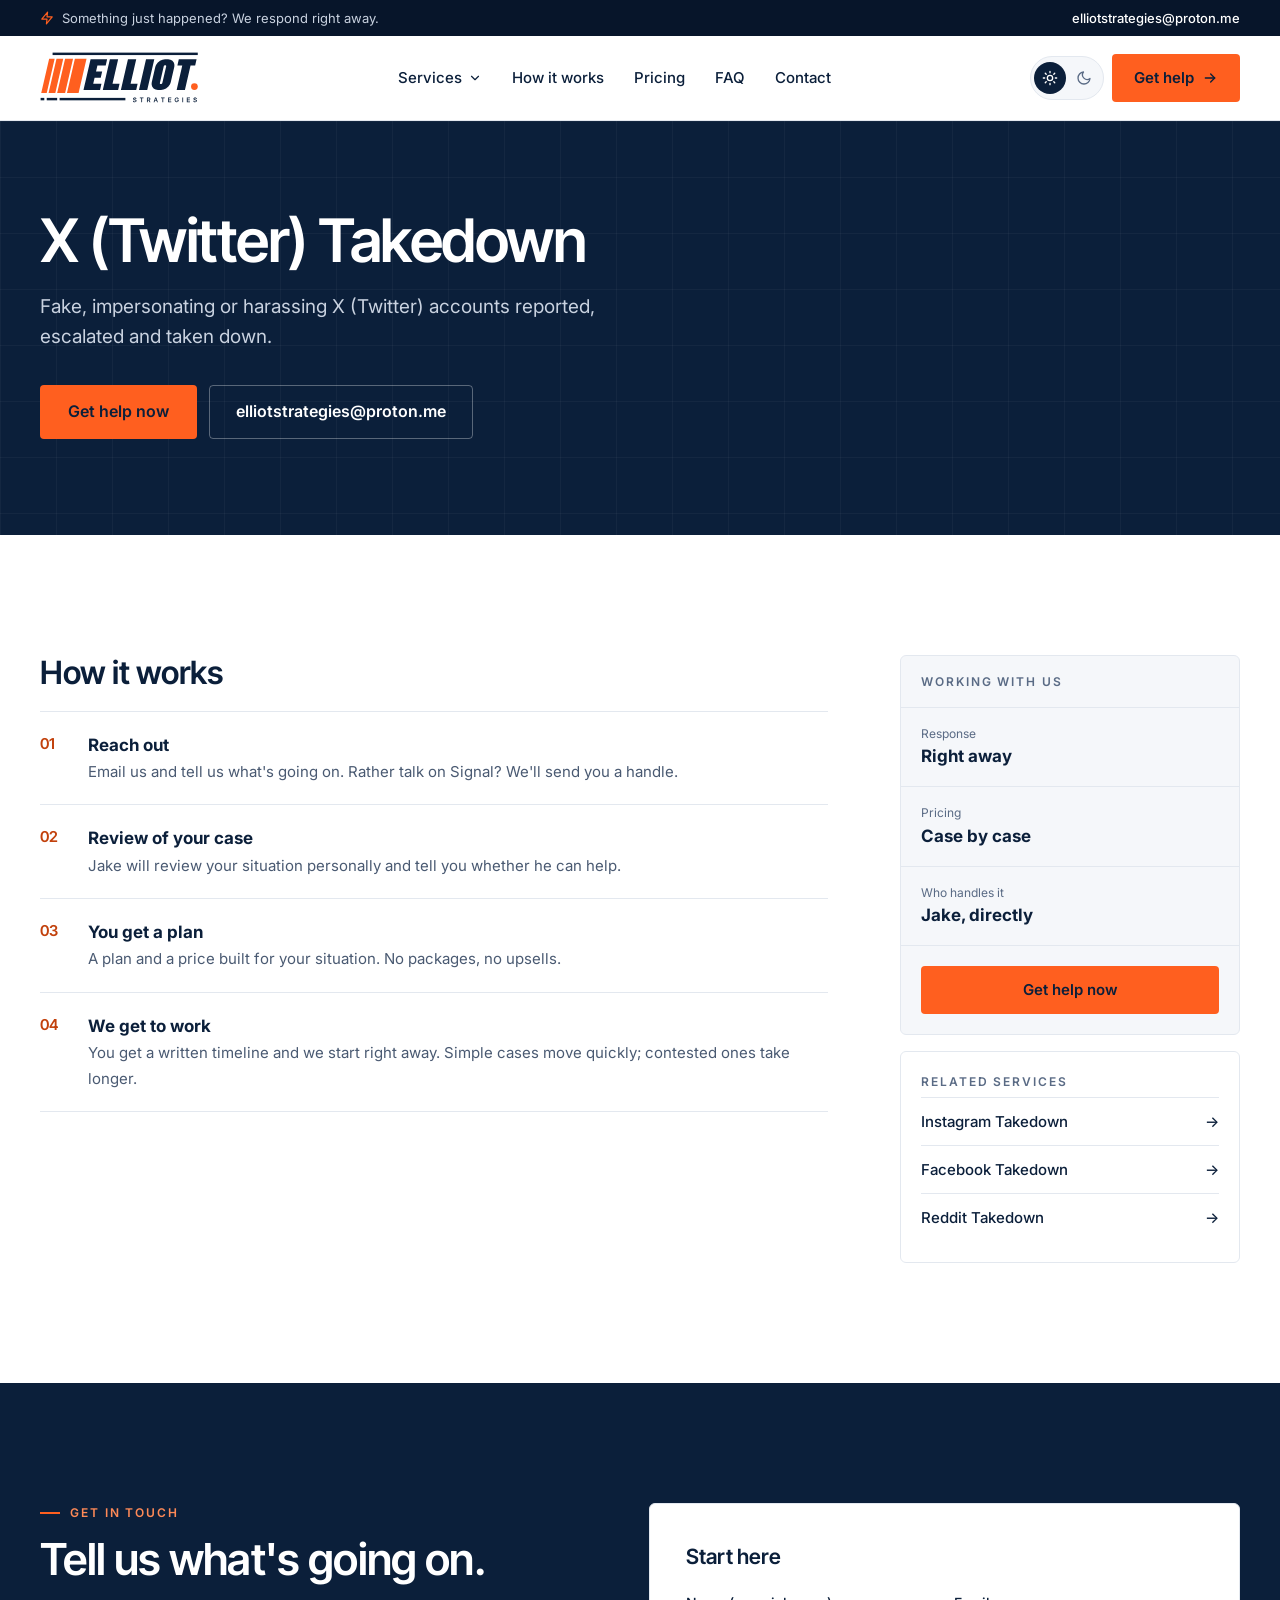
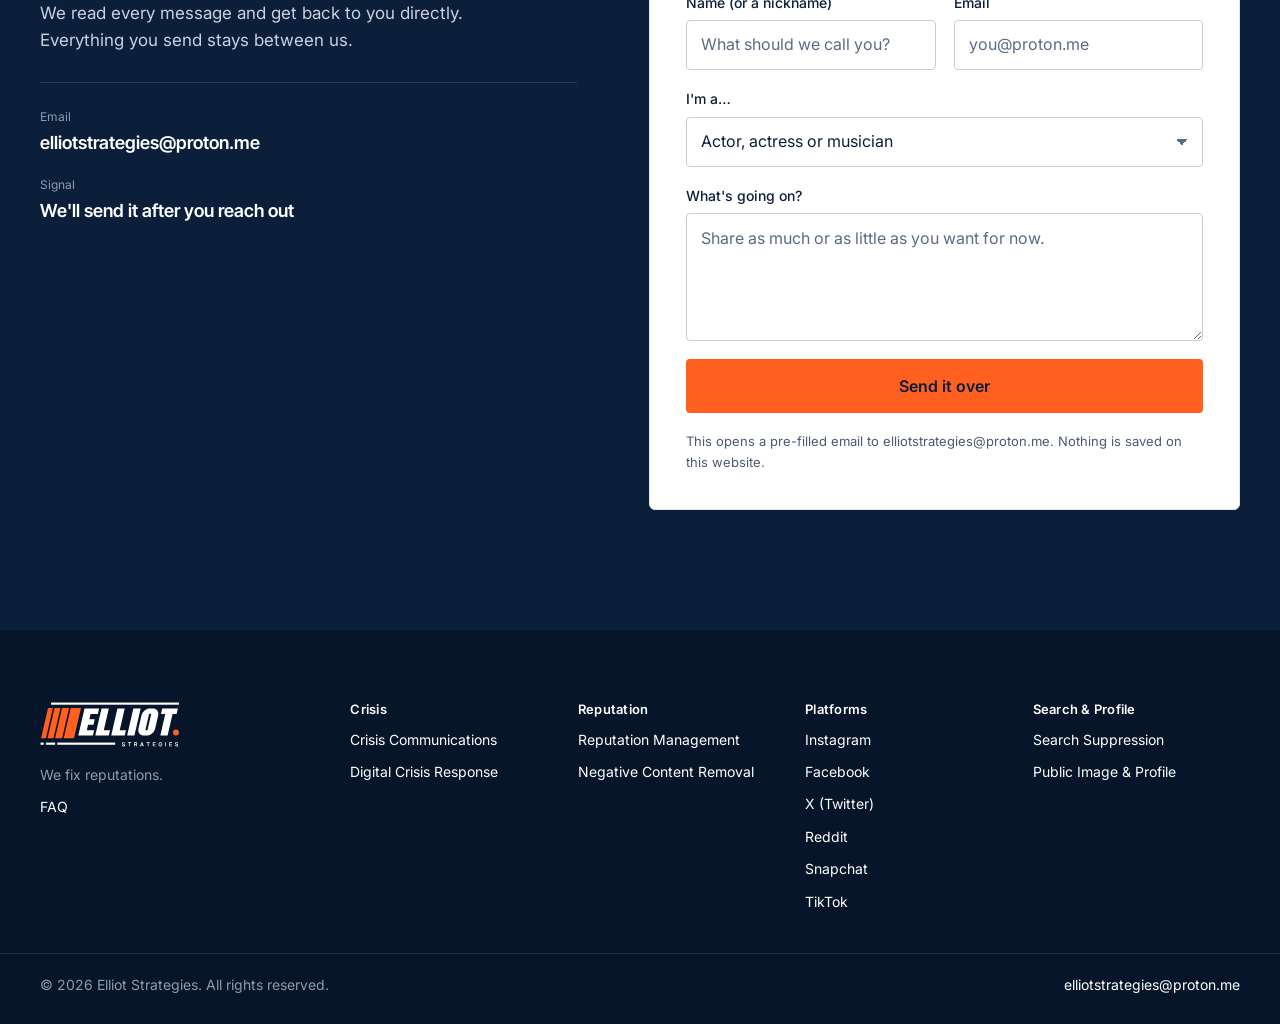
<file: services/x-account-takedown/index.html>
<!doctype html>
<html lang="en" data-theme="day">
<head>
<meta charset="utf-8">
<meta name="viewport" content="width=device-width, initial-scale=1">
<title>X (Twitter) Takedown | Elliot Strategies</title>
<meta name="description" content="Fake, impersonating or harassing X (Twitter) accounts reported, escalated and taken down.">
<meta name="theme-color" content="#0b1f3a">
<link rel="icon" href="/favicon.svg" type="image/svg+xml">
<link rel="icon" href="/favicon-32.png" sizes="32x32">
<link rel="apple-touch-icon" href="/apple-touch-icon.png">
<meta name="format-detection" content="telephone=no">
<script>try{var t=localStorage.getItem('es-theme');if(t)document.documentElement.setAttribute('data-theme',t);}catch(e){}</script>
<link rel="preconnect" href="https://fonts.googleapis.com">
<link rel="preconnect" href="https://fonts.gstatic.com" crossorigin>
<link rel="stylesheet" href="https://fonts.googleapis.com/css2?family=Inter:wght@400;500;600&family=Inter+Tight:wght@500;600;700&display=swap">
<link rel="stylesheet" href="/assets/style.css?v=202611111113">
</head>
<body>
<a class="skip" href="#main">Skip to content</a>
<div class="util dark"><div class="wrap"><span><svg width="14" height="14" viewBox="0 0 24 24" fill="none" stroke="#ff5f1f" stroke-width="2" stroke-linecap="round" stroke-linejoin="round" aria-hidden="true"><path d="M13 2 3 14h9l-1 8 10-12h-9l1-8z"/></svg>Something just happened? We respond right away.</span><a href="mailto:elliotstrategies@proton.me">elliotstrategies@proton.me</a></div></div>
<header class="site-header">
<div class="wrap bar">
<a class="brand logo" href="/" aria-label="Elliot Strategies home"><img class="logo-day" src="/assets/logo-navy.svg" width="122" height="44" alt="Elliot Strategies"><img class="logo-night" src="/assets/logo-white.svg" width="122" height="44" alt=""></a>
<nav class="nav" aria-label="Primary">
<button type="button" class="nav-btn" aria-expanded="false" aria-controls="mega">Services <svg width="14" height="14" viewBox="0 0 24 24" fill="none" stroke="currentColor" stroke-width="2" stroke-linecap="round" stroke-linejoin="round" aria-hidden="true"><path d="m6 9 6 6 6-6"/></svg></button>
<a href="/#approach">How it works</a>
<a href="/#pricing">Pricing</a>
<a href="/#faq">FAQ</a>
<a href="/#contact">Contact</a>
<a class="btn nav-cta" href="/#contact">Get help <svg width="16" height="16" viewBox="0 0 24 24" fill="none" stroke="currentColor" stroke-width="2" stroke-linecap="round" stroke-linejoin="round" aria-hidden="true"><path d="M5 12h14"/><path d="m13 6 6 6-6 6"/></svg></a>
</nav>
<div class="actions">
<button type="button" class="theme-toggle" aria-pressed="false" aria-label="Switch to night mode"><span class="sun"><svg width="16" height="16" viewBox="0 0 24 24" fill="none" stroke="currentColor" stroke-width="2" stroke-linecap="round" stroke-linejoin="round" aria-hidden="true"><circle cx="12" cy="12" r="4"/><path d="M12 2v2M12 20v2M4.9 4.9l1.4 1.4M17.7 17.7l1.4 1.4M2 12h2M20 12h2M6.3 17.7l-1.4 1.4M19.1 4.9l-1.4 1.4"/></svg></span><span class="moon"><svg width="16" height="16" viewBox="0 0 24 24" fill="none" stroke="currentColor" stroke-width="2" stroke-linecap="round" stroke-linejoin="round" aria-hidden="true"><path d="M21 12.8A9 9 0 1 1 11.2 3a7 7 0 0 0 9.8 9.8z"/></svg></span></button>
<a class="btn" href="/#contact">Get help <svg width="16" height="16" viewBox="0 0 24 24" fill="none" stroke="currentColor" stroke-width="2" stroke-linecap="round" stroke-linejoin="round" aria-hidden="true"><path d="M5 12h14"/><path d="m13 6 6 6-6 6"/></svg></a>
<button type="button" class="menu-toggle" aria-expanded="false" aria-label="Open menu"><svg width="20" height="20" viewBox="0 0 24 24" fill="none" stroke="currentColor" stroke-width="2" stroke-linecap="round" aria-hidden="true"><path d="M4 7h16M4 12h16M4 17h16"/></svg></button>
</div>
</div>
<div id="mega" class="mega">
<div class="wrap mega-grid"><div><h4>Crisis</h4><div class="mega-col"><a href="/services/crisis-communications/"><strong>Crisis Communications</strong><small>What to say (and not say) when something blows up.</small></a><a href="/services/digital-crisis-response/"><strong>Digital Crisis Response</strong><small>Stop it spreading online, fast.</small></a></div></div><div><h4>Reputation</h4><div class="mega-col"><a href="/services/reputation-management/"><strong>Reputation Management</strong><small>Keep what people see and say about you in your favor.</small></a><a href="/services/negative-content-removal/"><strong>Negative Content Removal</strong><small>Get bad articles and posts taken down.</small></a></div></div><div><h4>Platforms</h4><div class="mega-2"><a href="/services/instagram-account-takedown/">Instagram Takedown</a><a href="/services/facebook-account-takedown/">Facebook Takedown</a><a href="/services/x-account-takedown/">X (Twitter) Takedown</a><a href="/services/reddit-account-takedown/">Reddit Takedown</a><a href="/services/snapchat-account-takedown/">Snapchat Takedown</a><a href="/services/tiktok-account-takedown/">TikTok Takedown</a></div></div><div><h4>Search &amp; Profile</h4><div class="mega-col"><a href="/services/search-suppression/"><strong>Search Suppression</strong><small>Push bad results off the first page of Google.</small></a><a href="/services/public-image-and-profile/"><strong>Public Image &amp; Profile</strong><small>Build up the good stuff people find about you.</small></a></div></div>
<div class="feature dark"><div class="eyebrow-o">Need help now?</div><div class="t">Message us and Jake gets back to you right away.</div><p>Prefer Signal? We'll send you a handle.</p><a class="btn" href="mailto:elliotstrategies@proton.me">Get help now</a></div>
</div>
<div class="wrap"><div class="mega-foot"><span>We work with active politicians, city officials, actors, actresses, musicians and business people.</span><a href="/services/">See everything we do →</a></div></div>
</div>
</header>
<main id="main">
<section class="hero svc-hero dark"><div class="wrap">
<h1>X (Twitter) Takedown</h1>
<p class="lead">Fake, impersonating or harassing X (Twitter) accounts reported, escalated and taken down.</p>
<div class="ctas"><a class="btn btn-lg" href="#contact">Get help now</a><a class="btn-ghost" href="mailto:elliotstrategies@proton.me">elliotstrategies@proton.me</a></div>
</div></section>
<div class="wrap svc-body">
<div class="svc-main"><div><h2>How it works</h2><div class="covers">
<div><span class="num">01</span><div><strong>Reach out</strong><span>Email us and tell us what's going on. Rather talk on Signal? We'll send you a handle.</span></div></div>
<div><span class="num">02</span><div><strong>Review of your case</strong><span>Jake will review your situation personally and tell you whether he can help.</span></div></div>
<div><span class="num">03</span><div><strong>You get a plan</strong><span>A plan and a price built for your situation. No packages, no upsells.</span></div></div>
<div><span class="num">04</span><div><strong>We get to work</strong><span>You get a written timeline and we start right away. Simple cases move quickly; contested ones take longer.</span></div></div>
</div></div></div>
<aside class="side">
<div class="side-box"><div><span class="label">Working with us</span></div><div><small>Response</small><strong>Right away</strong></div><div><small>Pricing</small><strong>Case by case</strong></div><div><small>Who handles it</small><strong>Jake, directly</strong></div><div><a class="btn" href="#contact">Get help now</a></div></div>
<div class="card related"><div class="label">Related services</div><div class="links"><a href="/services/instagram-account-takedown/">Instagram Takedown<span aria-hidden="true">→</span></a><a href="/services/facebook-account-takedown/">Facebook Takedown<span aria-hidden="true">→</span></a><a href="/services/reddit-account-takedown/">Reddit Takedown<span aria-hidden="true">→</span></a></div></div>
</aside>
</div>
<section id="contact" class="contact dark">
<div class="wrap contact-in">
<div>
<div class="eyebrow on-dark">Get in touch</div>
<h2>Tell us what's going on.</h2>
<p class="lead">We read every message and get back to you directly. Everything you send stays between us.</p>
<div class="channels">
<div><small>Email</small><a href="mailto:elliotstrategies@proton.me">elliotstrategies@proton.me</a></div>
<div><small>Signal</small><strong>We'll send it after you reach out</strong></div>
</div>
</div>
<form class="inquiry">
<div class="t">Start here</div>
<div class="fields">
<label>Name (or a nickname)<input type="text" name="name" placeholder="What should we call you?" required></label>
<label>Email<input type="email" name="email" placeholder="you@proton.me" required></label>
</div>
<label>I'm a…<select name="role"><option>Actor, actress or musician</option><option>Politician</option><option>City official</option><option>Business owner or executive</option><option>Other public figure</option><option>Reaching out for someone else</option></select></label>
<label>What's going on?<textarea name="overview" rows="4" placeholder="Share as much or as little as you want for now."></textarea></label>
<button type="submit" class="btn btn-lg">Send it over</button>
<p class="note">This opens a pre-filled email to elliotstrategies@proton.me. Nothing is saved on this website.</p>
</form>
</div>
</section>

</main>
<footer class="footer dark">
<div class="wrap foot-grid"><div><a class="brand logo" href="/" aria-label="Elliot Strategies home"><img src="/assets/logo-white.svg" width="133" height="48" alt="Elliot Strategies"></a><p class="foot-tag">We fix reputations.</p><a href="/#faq">FAQ</a></div><div><h5>Crisis</h5><a href="/services/crisis-communications/">Crisis Communications</a><a href="/services/digital-crisis-response/">Digital Crisis Response</a></div><div><h5>Reputation</h5><a href="/services/reputation-management/">Reputation Management</a><a href="/services/negative-content-removal/">Negative Content Removal</a></div><div><h5>Platforms</h5><a href="/services/instagram-account-takedown/">Instagram</a><a href="/services/facebook-account-takedown/">Facebook</a><a href="/services/x-account-takedown/">X (Twitter)</a><a href="/services/reddit-account-takedown/">Reddit</a><a href="/services/snapchat-account-takedown/">Snapchat</a><a href="/services/tiktok-account-takedown/">TikTok</a></div><div><h5>Search &amp; Profile</h5><a href="/services/search-suppression/">Search Suppression</a><a href="/services/public-image-and-profile/">Public Image &amp; Profile</a></div></div>
<div class="wrap foot-bar"><span>© 2026 Elliot Strategies. All rights reserved.</span><a href="mailto:elliotstrategies@proton.me">elliotstrategies@proton.me</a></div>
</footer>
<script src="/assets/site.js?v=202611111113"></script>
</body>
</html>
</file>
<file: assets/style.css>
/* =========================================================
   Elliot Strategies — design system (mobile first)
   Base styles target phones. min-width queries scale up:
   md 768px · lg 1024px · xl 1280px
   ========================================================= */

/* ---------- Tokens ---------- */
:root{
  --orange:#FF5F1F; --orange-hover:#FF7A42; --navy:#0B1F3A; --deep:#07152A;
  --page:#FFFFFF; --alt:#F5F7FA; --card:#FFFFFF; --header:#FFFFFF; --util:#07152A;
  --hero:#0B1F3A; --tile:#0B1F3A; --input:#FFFFFF;
  --text:#0B1F3A; --muted:#4A5A72; --label:#5A6B85; --accent:#C2410C;
  --border:#E3E8EF; --border-strong:#C9D2DE; --input-border:#C5CEDB;
  --on-dark:#C9D2E0; --on-dark-muted:#8D9AB0; --line-dark:rgba(255,255,255,.12);
  --head:'Inter Tight',Inter,system-ui,-apple-system,sans-serif;
  --body:Inter,system-ui,-apple-system,'Segoe UI',sans-serif;
  --gutter:20px; --sec:72px; --max:1200px; --radius:6px; --header-h:68px;
}
[data-theme="night"]{
  --page:#0B1F3A; --alt:#0E2443; --card:#102A4F; --header:#0B1F3A; --util:#050F20;
  --hero:#07152A; --tile:#07152A; --input:#0B1F3A;
  --text:#FFFFFF; --muted:#B4BFD0; --label:#9AA8BF; --accent:#FF8A57;
  --border:rgba(255,255,255,.12); --border-strong:rgba(255,255,255,.22); --input-border:rgba(255,255,255,.25);
}
@media (min-width:768px){:root{--gutter:32px;--sec:96px;--header-h:76px}}
@media (min-width:1280px){:root{--gutter:40px;--sec:120px;--header-h:84px}}

/* ---------- Base ---------- */
*,*::before,*::after{box-sizing:border-box}
html{-webkit-text-size-adjust:100%;text-size-adjust:100%;scroll-behavior:smooth;scroll-padding-top:calc(var(--header-h) + 12px)}
body{margin:0;background:var(--page);color:var(--text);font-family:var(--body);font-size:16px;line-height:1.6;
  -webkit-font-smoothing:antialiased;text-rendering:optimizeLegibility;overflow-x:clip;max-width:100%;
  -webkit-tap-highlight-color:transparent;touch-action:pan-y pinch-zoom}
img,svg{max-width:100%;display:block}
a{color:inherit;text-decoration:none}
a:hover{color:var(--accent)}
h1,h2,h3,h4,h5{font-family:var(--head);font-weight:600;margin:0;letter-spacing:-.015em;line-height:1.12}
p{margin:0}
button,input,select,textarea{font:inherit}
:focus-visible{outline:2px solid var(--orange);outline-offset:3px;border-radius:2px}
.skip{position:absolute;left:-9999px;top:8px;z-index:200;background:var(--orange);color:var(--navy);padding:10px 16px;border-radius:4px;font-weight:600}
.skip:focus{left:12px}
.wrap{width:100%;max-width:calc(var(--max) + 2 * var(--gutter));margin:0 auto;padding-left:var(--gutter);padding-right:var(--gutter)}
.dark{color:var(--on-dark)}
.dark a{color:#fff}.dark a:hover{color:#FF8A57}
section[id]{scroll-margin-top:calc(var(--header-h) + 12px)}

/* ---------- Type helpers ---------- */
.eyebrow,.label{display:flex;align-items:center;gap:10px;font-family:var(--body);font-size:12px;font-weight:600;letter-spacing:.16em;text-transform:uppercase;color:var(--accent);margin-bottom:14px}
.eyebrow::before{content:"";width:20px;height:2px;background:var(--orange);flex:0 0 auto}
.label{color:var(--label);margin-bottom:8px}
.eyebrow.on-dark{color:#FF8A57}
.eyebrow-o{font-size:12px;font-weight:600;letter-spacing:.16em;text-transform:uppercase;color:#FF8A57}
.section h2,.sec-intro h2{font-size:30px}
.sec-intro{max-width:680px;margin-bottom:36px}
.sec-intro .intro,.section p.intro{margin-top:16px;font-size:17px;color:var(--muted)}
.section p.outro{margin-top:36px;max-width:720px;font-family:var(--head);font-size:19px;font-weight:500;line-height:1.5;color:var(--text)}
@media (min-width:768px){.section h2,.sec-intro h2{font-size:40px}.sec-intro{margin-bottom:48px}}
@media (min-width:1280px){.section h2,.sec-intro h2{font-size:48px}}

/* ---------- Buttons ---------- */
.btn{display:inline-flex;align-items:center;justify-content:center;gap:8px;min-height:48px;padding:0 22px;border:0;border-radius:4px;
  background:var(--orange);color:var(--navy)!important;font-weight:600;font-size:15px;white-space:nowrap;cursor:pointer;transition:background .15s}
.btn:hover{background:var(--orange-hover);color:var(--navy)!important}
.btn svg{flex:0 0 auto}
.btn-lg{min-height:54px;padding:0 28px;font-size:16px}
.btn-ghost{display:inline-flex;align-items:center;justify-content:center;min-height:54px;padding:0 26px;border:1px solid rgba(255,255,255,.32);border-radius:4px;font-weight:600;color:#fff;transition:border-color .15s,background .15s}
.btn-ghost:hover{border-color:#fff;background:rgba(255,255,255,.06);color:#fff}
.ctas{display:flex;flex-direction:column;gap:12px;margin-top:32px}
.ctas a{width:100%}
@media (min-width:768px){.ctas{flex-direction:row;flex-wrap:wrap}.ctas a{width:auto}}

/* ---------- Utility bar ---------- */
.util{background:var(--util);font-size:13px}
.util .wrap{display:flex;justify-content:space-between;align-items:center;gap:16px;min-height:36px}
.util span{display:none;align-items:center;gap:8px}
.util a{font-weight:500}
@media (min-width:768px){.util span{display:flex}}

/* ---------- Header ---------- */
.site-header{position:sticky;top:0;z-index:50;background:var(--header);border-bottom:1px solid var(--border)}
.bar{display:flex;align-items:center;justify-content:space-between;gap:16px;min-height:var(--header-h);flex-wrap:wrap}
.brand.logo{display:flex;align-items:center;flex:0 0 auto}
.brand.logo img{height:40px;width:auto}
.brand.logo .logo-night{display:none}
[data-theme="night"] .brand.logo .logo-day{display:none}
[data-theme="night"] .brand.logo .logo-night{display:block}
.actions{display:flex;align-items:center;gap:8px}
.actions > .btn{display:none}
.theme-toggle{display:flex;align-items:center;gap:2px;padding:3px;min-height:44px;background:var(--alt);border:1px solid var(--border);border-radius:999px;cursor:pointer}
.theme-toggle span{width:32px;height:32px;border-radius:999px;display:flex;align-items:center;justify-content:center;color:var(--label)}
.theme-toggle .sun{background:var(--navy);color:#fff}
[data-theme="night"] .theme-toggle .sun{background:transparent;color:var(--label)}
[data-theme="night"] .theme-toggle .moon{background:var(--orange);color:var(--navy)}
.menu-toggle{display:flex;align-items:center;justify-content:center;width:44px;height:44px;background:var(--alt);border:1px solid var(--border);border-radius:4px;color:var(--text);cursor:pointer}

/* mobile nav panel */
.nav{display:none;order:3;width:100%;flex-direction:column;padding:4px 0 20px}
.nav.open{display:flex}
.nav > a,.nav-btn{display:flex;align-items:center;justify-content:space-between;min-height:52px;padding:0;border:0;border-bottom:1px solid var(--border);background:none;color:var(--text);font-size:17px;font-weight:500;text-align:left;cursor:pointer;width:100%}
.nav-btn svg{transition:transform .2s}
.nav-btn[aria-expanded="true"]{color:var(--accent)}
.nav-btn[aria-expanded="true"] svg{transform:rotate(180deg)}
.nav > a.nav-cta{justify-content:center;margin-top:20px;border:0;min-height:54px;color:var(--navy)!important}
.site-header.menu-open{max-height:100vh;max-height:100dvh;overflow-y:auto;overscroll-behavior:contain}
body.menu-lock{overflow:hidden}

/* mega menu (mobile: inline accordion inside the panel) */
.mega{display:none}
.site-header.menu-open .mega.open{display:block}
.mega-grid{display:grid;grid-template-columns:1fr;gap:24px;padding-top:8px;padding-bottom:16px}
.mega h4{font-family:var(--body);font-size:12px;font-weight:600;letter-spacing:.14em;text-transform:uppercase;color:var(--label);padding-bottom:10px;margin-bottom:6px;border-bottom:2px solid var(--orange)}
.mega-col{display:flex;flex-direction:column}
.mega-col a{padding:10px 0}
.mega-col a strong{display:block;font-weight:600;font-size:15px}
.mega-col a small{display:none}
.mega-2{display:grid;grid-template-columns:repeat(2,minmax(0,1fr));column-gap:16px;font-size:15px;font-weight:500}
.mega-2 a{display:flex;align-items:center;min-height:44px}
.feature{background:var(--hero);border:1px solid var(--line-dark);border-radius:var(--radius);padding:20px;display:flex;flex-direction:column;gap:10px}
.feature .t{font-family:var(--head);font-size:19px;font-weight:600;color:#fff;line-height:1.3}
.feature p{font-size:13px;line-height:1.5}
.feature .btn{margin-top:4px}
.mega-foot{display:flex;justify-content:flex-end;padding:12px 0 20px;border-top:1px solid var(--border);font-size:14px}
.mega-foot span{display:none}
.mega-foot a{font-weight:600}

@media (min-width:1024px){
  .bar{flex-wrap:nowrap;gap:24px}
  .brand.logo img{height:48px}
  .menu-toggle{display:none}
  .actions > .btn{display:inline-flex}
  .nav{display:flex!important;order:0;width:auto;flex-direction:row;align-items:center;padding:0;gap:2px}
  .nav > a,.nav-btn{width:auto;min-height:44px;padding:0 12px;border:0;border-radius:4px;font-size:15px;justify-content:center;gap:6px;white-space:nowrap}
  .nav > a:hover,.nav-btn:hover{background:var(--alt);color:var(--text)}
  .nav-btn[aria-expanded="true"]{background:var(--alt);color:var(--text)}
  .nav > a.nav-cta{display:none}
  .site-header.menu-open{max-height:none;overflow:visible}
  .mega{position:absolute;left:0;right:0;top:100%;background:var(--card);border-top:1px solid var(--border);border-bottom:1px solid var(--border);box-shadow:0 24px 48px rgba(7,21,42,.12)}
  .mega.open{display:block}
  .mega-grid{grid-template-columns:repeat(4,minmax(0,1fr)) 280px;gap:32px;padding-top:36px;padding-bottom:28px}
  .mega-col{gap:14px}
  .mega-col a{padding:0}
  .mega-col a small{display:block;font-size:13px;color:var(--muted);line-height:1.5;margin-top:2px}
  .mega-2{row-gap:6px;font-size:14px}
  .mega-2 a{min-height:32px}
  .mega-foot{justify-content:space-between}
  .mega-foot span{display:block;color:var(--muted)}
}
@media (min-width:1280px){.brand.logo img{height:52px}.nav > a,.nav-btn{padding:0 14px}}

/* ---------- Hero ---------- */
.hero{position:relative;overflow:hidden;background:var(--hero)}
.hero::before{content:"";position:absolute;inset:0;pointer-events:none;
  background-image:linear-gradient(rgba(255,255,255,.035) 1px,transparent 1px),linear-gradient(90deg,rgba(255,255,255,.035) 1px,transparent 1px);background-size:56px 56px}
.hero-in{position:relative;display:grid;grid-template-columns:1fr;gap:40px;padding-top:56px;padding-bottom:64px}
.hero h1{font-size:40px;line-height:1.04;letter-spacing:-.025em;color:#fff}
.hero p.lead{margin-top:20px;font-size:17px;line-height:1.6;max-width:600px;color:var(--on-dark)}
.casefile{background:rgba(255,255,255,.035);border:1px solid var(--line-dark);border-radius:var(--radius);overflow:hidden}
.cf-top{display:flex;justify-content:space-between;align-items:center;padding:14px 20px;border-bottom:1px solid var(--line-dark);font-size:11px;font-weight:600;letter-spacing:.16em;text-transform:uppercase;color:var(--on-dark-muted)}
.cf-tag{color:#FF8A57;border:1px solid rgba(255,138,87,.5);padding:3px 8px;border-radius:3px}
.cf-doc{padding:20px;display:flex;flex-direction:column;gap:10px;border-bottom:1px solid var(--line-dark)}
.cf-doc i{display:block;height:7px;border-radius:2px;background:rgba(255,255,255,.16)}
.cf-doc b{display:block;height:12px;margin:-2px 0;background:var(--orange)}
.cf-terms{margin:0}
.cf-terms > div{display:flex;justify-content:space-between;align-items:baseline;gap:16px;padding:14px 20px;border-bottom:1px solid var(--line-dark)}
.cf-terms > div:last-child{border-bottom:0}
.cf-terms dt{font-size:13px;color:var(--on-dark-muted)}
.cf-terms dd{margin:0;font-family:var(--head);font-size:16px;font-weight:600;color:#fff;text-align:right}
@media (min-width:768px){.hero-in{padding-top:88px;padding-bottom:96px}.hero h1{font-size:56px}.hero p.lead{font-size:19px}}
@media (min-width:1024px){
  .hero-in{grid-template-columns:minmax(0,1fr) 400px;align-items:center;gap:64px;padding-top:112px;padding-bottom:120px}
  .cf-doc{padding:24px}.cf-top,.cf-terms > div{padding-left:24px;padding-right:24px}.cf-terms dd{font-size:18px}
}
@media (min-width:1280px){.hero h1{font-size:72px}.hero-in{grid-template-columns:minmax(0,1fr) 440px}}

/* service / about hero */
.svc-hero .wrap{position:relative;padding-top:56px;padding-bottom:64px}
.svc-hero h1{font-size:38px;line-height:1.05;letter-spacing:-.025em;color:#fff;max-width:820px}
.svc-hero .lead{margin-top:18px;font-size:17px;max-width:660px;color:var(--on-dark)}
@media (min-width:768px){.svc-hero .wrap{padding-top:88px;padding-bottom:96px}.svc-hero h1{font-size:52px}.svc-hero .lead{font-size:19px}}
@media (min-width:1280px){.svc-hero h1{font-size:60px}}

/* ---------- Who we help ---------- */
.clients{background:var(--alt);border-bottom:1px solid var(--border)}
.clients .wrap{display:flex;flex-direction:column;gap:14px;padding-top:28px;padding-bottom:28px}
.clients .label{margin:0}
.clients ul{list-style:none;margin:0;padding:0;display:grid;grid-template-columns:repeat(2,minmax(0,1fr));gap:10px 16px;font-family:var(--head);font-size:15px;font-weight:600}
.clients li{display:flex;align-items:center;gap:8px}
.clients li::before{content:"";width:6px;height:6px;background:var(--orange);flex:0 0 auto}
@media (min-width:768px){.clients .wrap{flex-direction:row;align-items:center;gap:32px}.clients ul{display:flex;flex-wrap:wrap;gap:10px 28px;font-size:17px}}

/* ---------- Capability strip ---------- */
.caps{background:var(--page);border-bottom:1px solid var(--border)}
.caps-grid{display:grid;grid-template-columns:repeat(2,minmax(0,1fr))}
.caps-grid > div{display:flex;flex-direction:column;gap:4px;padding:24px 16px 24px 0}
.caps-grid > div:nth-child(even){padding:24px 0 24px 16px;border-left:1px solid var(--border)}
.caps-grid > div:nth-child(n+3){border-top:1px solid var(--border)}
.cap-k{display:block;width:24px;height:3px;background:var(--orange);margin-bottom:10px}
.caps-grid strong{font-family:var(--head);font-size:16px;font-weight:600;line-height:1.3}
.caps-grid span:not(.cap-k){font-size:13px;color:var(--muted);line-height:1.5}
@media (min-width:1024px){
  .caps-grid{grid-template-columns:repeat(4,minmax(0,1fr))}
  .caps-grid > div,.caps-grid > div:nth-child(even){padding:32px 28px;border-left:1px solid var(--border);border-top:0}
  .caps-grid > div:first-child{border-left:0;padding-left:0}
  .caps-grid strong{font-size:18px}.caps-grid span:not(.cap-k){font-size:14px}
}

/* ---------- Sections ---------- */
.section{padding:var(--sec) 0}
.section.alt{background:var(--alt)}
.sec-head{display:flex;flex-direction:column;gap:16px;margin-bottom:36px}
.sec-head > div{max-width:680px}
.sec-head p{color:var(--muted);max-width:440px}
@media (min-width:1024px){.sec-head{flex-direction:row;justify-content:space-between;align-items:flex-end;margin-bottom:56px}}

/* practice areas: list on phones, bordered grid on desktop */
.practice{display:flex;flex-direction:column}
.practice > div{display:flex;flex-direction:column;gap:14px;padding:28px 0;border-top:1px solid var(--border)}
.practice > div:first-child{border-top:0;padding-top:0}
.tile{width:44px;height:44px;border-radius:var(--radius);background:var(--tile);display:flex;align-items:center;justify-content:center}
.practice h3{font-size:22px}
.practice p{color:var(--muted);font-size:15px}
.links{display:flex;flex-direction:column;border-top:1px solid var(--border);margin-top:4px}
.links a{display:flex;justify-content:space-between;align-items:center;min-height:48px;border-bottom:1px solid var(--border);font-weight:500;font-size:15px}
.links a:last-child{border-bottom:0}
.links.two{display:grid;grid-template-columns:repeat(2,minmax(0,1fr));column-gap:16px}
.links.two a{font-size:14px;min-height:44px}
.links.two a:nth-last-child(-n+2){border-bottom:0}
@media (min-width:768px){
  .practice{display:grid;grid-template-columns:repeat(2,minmax(0,1fr));gap:1px;background:var(--border);border:1px solid var(--border);border-radius:var(--radius);overflow:hidden}
  .practice > div,.practice > div:first-child{background:var(--card);padding:32px 28px;border:0}
  .practice > div{transition:background .15s}
  .practice > div:hover{background:var(--alt)}
  .links{margin-top:auto}
}
@media (min-width:1280px){.practice{grid-template-columns:repeat(4,minmax(0,1fr))}.practice > div,.practice > div:first-child{padding:36px 30px}}

/* steps: numbered list on phones, cards on desktop */
.steps{display:flex;flex-direction:column}
.steps > div{position:relative;padding:22px 0 22px 48px;border-top:1px solid var(--border)}
.steps > div:first-child{border-top:0;padding-top:0}
.steps > div:first-child .num{top:2px}
.steps .num{position:absolute;left:0;top:25px;font-family:var(--head);font-size:14px;font-weight:600;color:var(--accent)}
.steps h3{font-size:19px;margin-bottom:6px}
.steps p{color:var(--muted);font-size:15px}
@media (min-width:768px){
  .steps{display:grid;grid-template-columns:repeat(2,minmax(0,1fr));gap:16px}
  .steps > div,.steps > div:first-child{padding:28px;background:var(--card);border:1px solid var(--border);border-top:3px solid var(--orange);border-radius:var(--radius)}
  .steps .num,.steps > div:first-child .num{position:static;display:block;margin-bottom:14px}
}
@media (min-width:1024px){.steps{grid-template-columns:repeat(auto-fit,minmax(0,1fr));gap:20px}}

/* pricing two-col */
.two-col{display:grid;grid-template-columns:1fr;gap:36px}
.two-col > div{border-top:3px solid var(--text);padding-top:24px}
.two-col > div + div{border-top-color:var(--orange)}
.two-col h3{font-size:26px;margin:4px 0 12px}
.two-col p{color:var(--muted);font-size:16px;max-width:520px}
@media (min-width:768px){.two-col{grid-template-columns:repeat(2,minmax(0,1fr));gap:40px}.two-col h3{font-size:34px}.two-col p{font-size:17px}}

/* ---------- FAQ ---------- */
.faq-wrap{display:grid;grid-template-columns:1fr;gap:32px}
.faq-head h2{font-size:30px}
.faq-nav{display:grid;grid-template-columns:repeat(2,minmax(0,1fr));gap:8px;margin-top:20px}
.faq-nav a{display:flex;justify-content:space-between;align-items:center;gap:8px;min-height:44px;padding:0 12px;border:1px solid var(--border);border-radius:4px;background:var(--card);font-size:14px;font-weight:600}
.faq-nav a span{font-size:11px;font-weight:600;color:var(--label);border:1px solid var(--border);border-radius:999px;min-width:24px;height:20px;display:inline-flex;align-items:center;justify-content:center;padding:0 6px}
.faq-head p{margin-top:16px;color:var(--muted)}
.faq-head p a{color:var(--accent);font-weight:600}
.faq-groups{display:flex;flex-direction:column;gap:40px}
.faq-group h3{font-family:var(--body);font-size:12px;font-weight:600;letter-spacing:.16em;text-transform:uppercase;color:var(--accent);margin-bottom:4px}
.faq-list{border-top:1px solid var(--border)}
.faq-list details{border-bottom:1px solid var(--border)}
.faq-list summary{list-style:none;cursor:pointer;display:flex;justify-content:space-between;align-items:center;gap:20px;min-height:60px;padding:14px 0;font-family:var(--head);font-size:17px;font-weight:600;line-height:1.35}
.faq-list summary::-webkit-details-marker{display:none}
.faq-list summary:hover{color:var(--accent)}
.pm{flex:0 0 28px;height:28px;border-radius:999px;border:1px solid var(--border);position:relative}
.pm::before,.pm::after{content:"";position:absolute;left:50%;top:50%;width:11px;height:2px;background:var(--orange);transform:translate(-50%,-50%);transition:transform .2s}
.pm::after{transform:translate(-50%,-50%) rotate(90deg)}
details[open] .pm::after{transform:translate(-50%,-50%) rotate(0)}
.faq-list details p{padding:0 44px 22px 0;color:var(--muted);font-size:15px;max-width:680px}
@media (min-width:768px){.faq-head h2{font-size:40px}.faq-nav{grid-template-columns:repeat(4,max-content)}}
@media (min-width:1024px){
  .faq-wrap{grid-template-columns:300px minmax(0,1fr);gap:72px;align-items:start}
  .faq-head{position:sticky;top:calc(var(--header-h) + 32px)}
  .faq-nav{display:flex;flex-direction:column;gap:0;border-top:1px solid var(--border)}
  .faq-nav a{border:0;border-bottom:1px solid var(--border);border-radius:0;background:none;padding:0;min-height:48px;font-size:15px}
  .faq-list summary{font-size:19px;min-height:64px}
  .faq-list details p{font-size:16px}
}

/* ---------- Contact ---------- */
.contact{background:var(--hero)}
.contact-in{display:grid;grid-template-columns:1fr;gap:40px;padding-top:var(--sec);padding-bottom:var(--sec)}
.contact h2{font-size:32px;line-height:1.08;color:#fff}
.contact .lead{margin:16px 0 28px;font-size:17px;max-width:460px}
.channels{display:flex;flex-direction:column;gap:18px;border-top:1px solid var(--line-dark);padding-top:24px}
.channels small{display:block;font-size:12px;color:var(--on-dark-muted);margin-bottom:2px}
.channels a,.channels strong{font-family:var(--head);font-size:18px;font-weight:600;color:#fff;overflow-wrap:anywhere}
form.inquiry{background:var(--card);color:var(--text);border:1px solid var(--border);border-radius:var(--radius);padding:24px 20px;display:flex;flex-direction:column;gap:18px}
form.inquiry .t{font-family:var(--head);font-size:21px;font-weight:600}
.fields{display:grid;grid-template-columns:1fr;gap:18px}
form.inquiry label{display:flex;flex-direction:column;gap:6px;font-size:14px;font-weight:500}
form.inquiry input,form.inquiry select,form.inquiry textarea{width:100%;min-height:50px;padding:0 14px;background:var(--input);color:var(--text);border:1px solid var(--input-border);border-radius:4px;font-size:16px;font-weight:400;-webkit-appearance:none;appearance:none}
form.inquiry select{background-image:linear-gradient(45deg,transparent 50%,var(--label) 50%),linear-gradient(135deg,var(--label) 50%,transparent 50%);background-position:calc(100% - 20px) 50%,calc(100% - 14px) 50%;background-size:6px 6px;background-repeat:no-repeat;padding-right:40px}
form.inquiry textarea{padding:12px 14px;min-height:120px;resize:vertical}
form.inquiry input:focus,form.inquiry select:focus,form.inquiry textarea:focus{outline:none;border-color:var(--orange);box-shadow:0 0 0 3px rgba(255,95,31,.18)}
form.inquiry ::placeholder{color:var(--label)}
form.inquiry .btn{width:100%}
form.inquiry .note{font-size:13px;color:var(--muted)}
@media (min-width:768px){form.inquiry{padding:36px}.fields{grid-template-columns:repeat(2,minmax(0,1fr))}.contact h2{font-size:44px}}
@media (min-width:1024px){.contact-in{grid-template-columns:minmax(0,1fr) minmax(0,1.1fr);gap:72px;align-items:start}}

/* ---------- Service pages ---------- */
.svc-body{display:grid;grid-template-columns:1fr;gap:48px;padding-top:var(--sec);padding-bottom:var(--sec)}
.svc-main{display:flex;flex-direction:column;gap:48px;min-width:0}
.svc-main h2{font-size:26px;margin-bottom:20px}
.when{display:grid;grid-template-columns:1fr;gap:12px}
.when .card{padding:20px;border:1px solid var(--border);border-radius:var(--radius);background:var(--card)}
.when .card::before{content:"";display:block;width:20px;height:3px;background:var(--orange);margin-bottom:12px}
.when strong{display:block;font-size:16px}
.when span{font-size:15px;color:var(--muted)}
.covers{border-top:1px solid var(--border)}
.covers > div{display:flex;gap:16px;padding:20px 0;border-bottom:1px solid var(--border)}
.covers .num{flex:0 0 32px;font-family:var(--head);font-weight:600;color:var(--accent);font-size:15px;line-height:1.6}
.covers strong{display:block;font-size:17px}
.covers span{color:var(--muted);font-size:15px}
aside.side{display:flex;flex-direction:column;gap:16px;min-width:0}
.side-box{background:var(--alt);border:1px solid var(--border);border-radius:var(--radius);overflow:hidden}
.side-box > div{padding:16px 20px;border-bottom:1px solid var(--border)}
.side-box > div:last-child{border-bottom:0;padding:20px}
.side-box .label{margin:0}
.side-box small{display:block;font-size:12px;color:var(--label)}
.side-box strong{font-size:17px}
.side-box .btn{width:100%}
.card.related{padding:20px;border:1px solid var(--border);border-radius:var(--radius);background:var(--card)}
.card.related .label{margin-bottom:6px}
@media (min-width:768px){.svc-main h2{font-size:32px}.when{grid-template-columns:repeat(2,minmax(0,1fr))}}
@media (min-width:1024px){.svc-body{grid-template-columns:minmax(0,1fr) 340px;gap:72px;align-items:start}aside.side{position:sticky;top:calc(var(--header-h) + 24px)}}

/* ---------- About ---------- */
.about-in{display:grid;grid-template-columns:1fr;gap:32px}
.about-photo{margin:0;border-radius:var(--radius);overflow:hidden;position:relative;max-width:520px}
.about-photo img{width:100%;height:auto;aspect-ratio:4/5;object-fit:cover}
.about-photo::after{content:"";position:absolute;left:0;right:0;bottom:0;height:5px;background:var(--orange)}
.about-copy h2{font-size:30px;margin-bottom:20px}
.about-copy p{margin-bottom:16px;font-size:17px;color:var(--muted);max-width:640px}
.bg-grid{display:grid;grid-template-columns:1fr;gap:12px}
.bg-grid > div{background:var(--card);border:1px solid var(--border);border-top:3px solid var(--orange);border-radius:var(--radius);padding:20px}
.bg-grid strong{display:block;font-family:var(--head);font-size:17px;margin-bottom:4px}
.bg-grid span{font-size:15px;color:var(--muted)}
@media (min-width:768px){.about-copy h2{font-size:40px}.bg-grid{grid-template-columns:repeat(2,minmax(0,1fr));gap:16px}}
@media (min-width:1024px){.about-in{grid-template-columns:420px minmax(0,1fr);gap:72px;align-items:center}.bg-grid{grid-template-columns:repeat(4,minmax(0,1fr))}.bg-grid > div{padding:24px}}

/* ---------- Footer ---------- */
.footer{background:var(--util);color:var(--on-dark-muted);font-size:14px}
.foot-grid{display:grid;grid-template-columns:repeat(2,minmax(0,1fr));gap:32px 20px;padding-top:56px;padding-bottom:40px}
.foot-grid > div{display:flex;flex-direction:column;gap:10px;min-width:0}
.foot-grid > div:first-child{grid-column:1/-1}
.foot-grid .brand.logo img{height:46px}
.foot-tag{margin-top:6px}
.foot-grid h5{font-family:var(--body);font-size:13px;font-weight:600;color:#fff;letter-spacing:.02em;margin-bottom:2px}
.foot-bar{display:flex;flex-direction:column;gap:6px;padding-top:20px;padding-bottom:28px;border-top:1px solid var(--line-dark)}
@media (min-width:768px){.foot-grid{grid-template-columns:repeat(4,minmax(0,1fr))}.foot-bar{flex-direction:row;justify-content:space-between}}
@media (min-width:1024px){.foot-grid{grid-template-columns:1.4fr repeat(4,minmax(0,1fr));padding-top:72px}.foot-grid > div:first-child{grid-column:auto}}

/* ---------- Motion & input preferences ---------- */
@media (hover:none){.practice > div:hover{background:var(--card)}}
@media (prefers-reduced-motion:reduce){html{scroll-behavior:auto}*{transition:none!important}}

/* fixes */
.nav > a.nav-cta{background:var(--orange)}
.nav > a.nav-cta:hover{background:var(--orange-hover)}
.faq-nav a{font-size:13px;white-space:nowrap}
@media (max-width:400px){.faq-nav a span{display:none}}
@media (max-width:1023px){.nav .mega{order:0;width:100%}.nav .mega .wrap{padding-left:0;padding-right:0}}

/* About: background list on phones, even grid on larger screens */
.bg-grid{gap:0}
.bg-grid > div{background:none;border:0;border-top:1px solid var(--border);border-radius:0;padding:18px 0 18px 22px;position:relative}
.bg-grid > div::before{content:"";position:absolute;left:0;top:26px;width:8px;height:8px;background:var(--orange)}
.bg-grid > div:first-child{border-top:0}
@media (min-width:768px){
  .bg-grid{gap:16px}
  .bg-grid > div,.bg-grid > div:first-child{background:var(--card);border:1px solid var(--border);border-top:3px solid var(--orange);border-radius:var(--radius);padding:24px}
  .bg-grid > div::before{display:none}
  .bg-grid > div:last-child{grid-column:span 2}
}
@media (min-width:1024px){.bg-grid > div:last-child{grid-column:span 2}}
</file>
